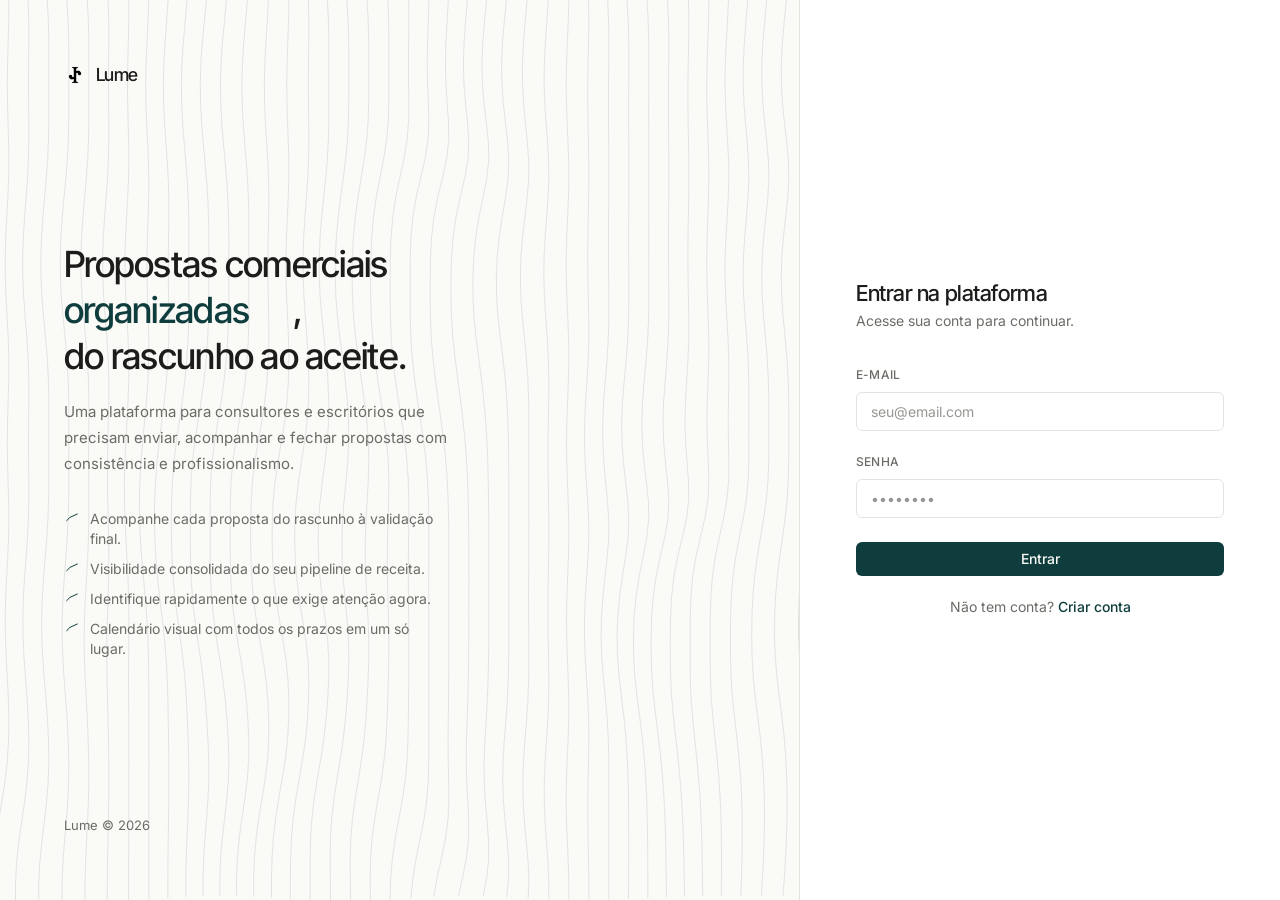
<file: lume/index.html>
<!DOCTYPE html>
<html lang="pt-BR">
<head>
  <meta charset="UTF-8">
  <meta name="viewport" content="width=device-width, initial-scale=1.0">
  <title>Lume — Gestão de Propostas Comerciais</title>
  <link rel="stylesheet" href="styles.css">
</head>
<body>

<div class="landing">
  <!-- Left: hero -->
  <div class="landing-left">
    <!-- Wave background (z-index:0, behind content) -->
    <div class="wave-bg" id="waveBg"></div>

    <div class="landing-brand">
      <img src="simbolo-preto.png" alt="Lume" style="height:22px;">
      <span class="landing-brand-name">Lume</span>
    </div>

    <div class="landing-hero">
      <p class="landing-tagline">Propostas comerciais <span class="tagline-rotate"><span class="tagline-sizer" aria-hidden="true">personalizadas</span><span class="tagline-word active">organizadas</span><span class="tagline-word">aprovadas</span><span class="tagline-word">mapeadas</span><span class="tagline-word">personalizadas</span><span class="tagline-word">rastreadas</span><span class="tagline-word">fechadas</span><span class="tagline-word">validadas</span><span class="tagline-word">convertidas</span></span>,<br>do rascunho ao aceite.</p>
      <p class="landing-description">
        Uma plataforma para consultores e escritórios que precisam enviar, acompanhar e fechar propostas com consistência e profissionalismo.
      </p>
      <div class="landing-features">
        <div class="landing-feature">
          <svg xmlns="http://www.w3.org/2000/svg" width="16" height="16" viewBox="0 0 24 24" fill="none" stroke="currentColor" stroke-width="1.5" stroke-linecap="round" stroke-linejoin="round"><polyline points="20 6 9 11 4 16"/></svg>
          Acompanhe cada proposta do rascunho à validação final.
        </div>
        <div class="landing-feature">
          <svg xmlns="http://www.w3.org/2000/svg" width="16" height="16" viewBox="0 0 24 24" fill="none" stroke="currentColor" stroke-width="1.5" stroke-linecap="round" stroke-linejoin="round"><polyline points="20 6 9 11 4 16"/></svg>
          Visibilidade consolidada do seu pipeline de receita.
        </div>
        <div class="landing-feature">
          <svg xmlns="http://www.w3.org/2000/svg" width="16" height="16" viewBox="0 0 24 24" fill="none" stroke="currentColor" stroke-width="1.5" stroke-linecap="round" stroke-linejoin="round"><polyline points="20 6 9 11 4 16"/></svg>
          Identifique rapidamente o que exige atenção agora.
        </div>
        <div class="landing-feature">
          <svg xmlns="http://www.w3.org/2000/svg" width="16" height="16" viewBox="0 0 24 24" fill="none" stroke="currentColor" stroke-width="1.5" stroke-linecap="round" stroke-linejoin="round"><polyline points="20 6 9 11 4 16"/></svg>
          Calendário visual com todos os prazos em um só lugar.
        </div>
      </div>
    </div>

    <p class="landing-footer">Lume &copy; 2026</p>
  </div>

  <!-- Right: login form -->
  <div class="landing-right">
    <h1 class="landing-right-title">Entrar na plataforma</h1>
    <p class="landing-right-sub">Acesse sua conta para continuar.</p>

    <form class="auth-form" id="loginForm">
      <div class="form-field">
        <label class="form-label" for="email">E-mail</label>
        <input class="input" type="email" id="email" placeholder="seu@email.com" autocomplete="email">
      </div>
      <div class="form-field">
        <label class="form-label" for="password">Senha</label>
        <input class="input" type="password" id="password" placeholder="••••••••" autocomplete="current-password">
      </div>
      <button type="submit" class="btn btn-primary btn-full" style="margin-top:4px;">
        Entrar
      </button>
    </form>

    <p class="auth-link">
      Não tem conta? <a href="cadastro.html">Criar conta</a>
    </p>
  </div>
</div>

<script>
  document.getElementById('loginForm').addEventListener('submit', function(e) {
    e.preventDefault();
    window.location.href = 'dashboard.html';
  });

  (function() {
    var words = document.querySelectorAll('.tagline-word');
    var current = 0;
    setInterval(function() {
      var prev = current;
      current = (current + 1) % words.length;
      words[prev].classList.remove('active');
      words[prev].classList.add('exiting');
      words[current].classList.add('active');
      setTimeout(function() { words[prev].classList.remove('exiting'); }, 600);
    }, 2200);
  })();
</script>

<script type="module">
  import { initWaveBg } from './wave.js';
  initWaveBg(document.getElementById('waveBg'), {
    // Primary (#0F3D3E) at 11% — barely-there teal lines on off-white
    strokeColor: 'rgba(15, 61, 62, 0.11)',
    xGap: 20,
    yGap: 20,
    amplitude: 0.85,
  });
</script>
</body>
</html>
</file>
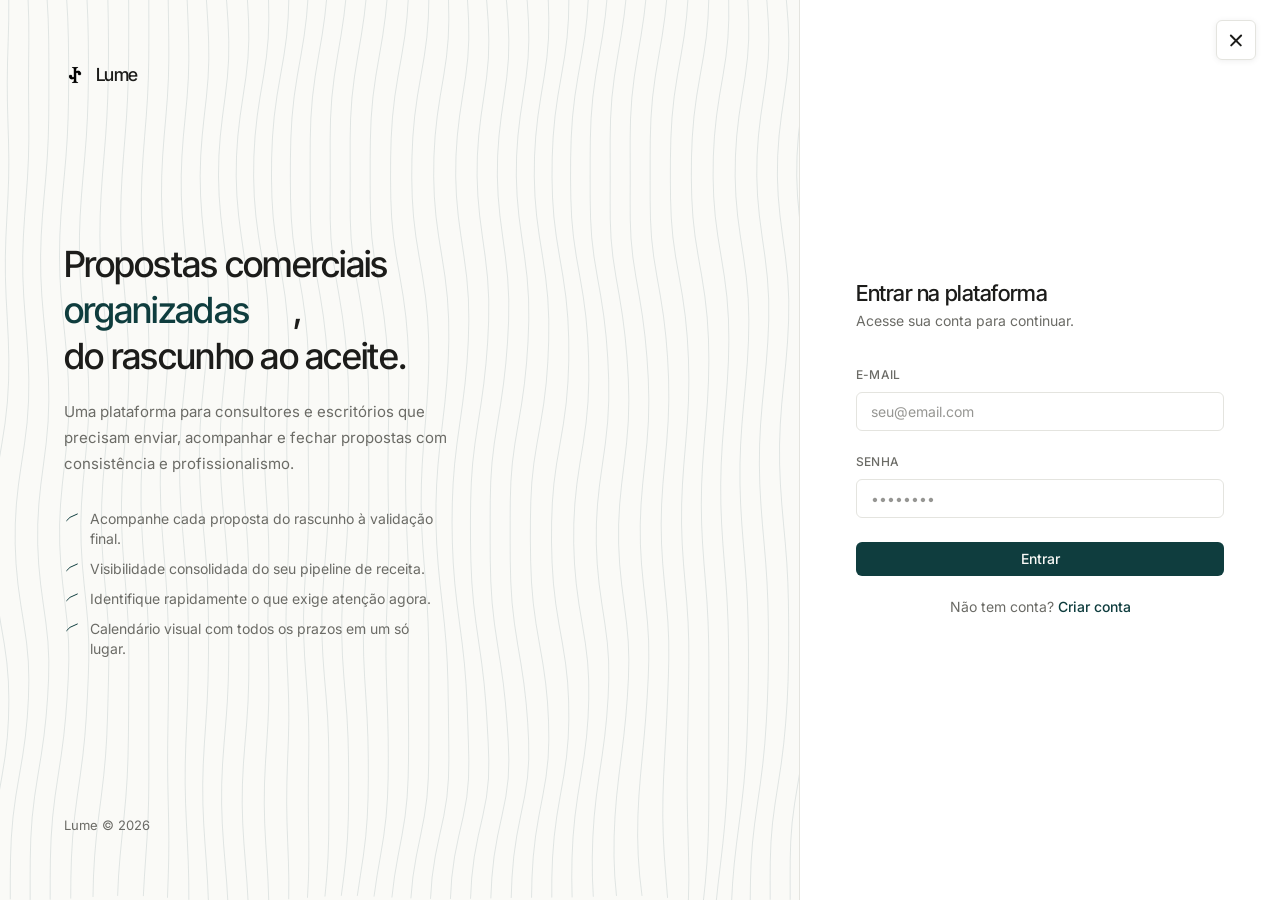
<file: Site - Testando Back/site-teste/index.html>
<!DOCTYPE html>
<html lang="pt-BR">
<head>
  <meta charset="UTF-8">
  <meta name="viewport" content="width=device-width, initial-scale=1.0">
  <title>Lume — Gestão de Propostas Comerciais</title>
  <link rel="stylesheet" href="styles.css">
</head>
<body>

<button class="landing-toggle is-open" id="landingToggle" title="Mostrar/ocultar formulário">
  <span></span><span></span><span></span>
</button>

<div class="landing">
  <!-- Left: hero -->
  <div class="landing-left">
    <!-- Wave background (z-index:0, behind content) -->
    <div class="wave-bg" id="waveBg"></div>

    <div class="landing-brand">
      <img src="simbolo-preto.png" alt="Lume" style="height:22px;">
      <span class="landing-brand-name">Lume</span>
    </div>

    <div class="landing-hero">
      <p class="landing-tagline">Propostas comerciais <span class="tagline-rotate"><span class="tagline-sizer" aria-hidden="true">personalizadas</span><span class="tagline-word active">organizadas</span><span class="tagline-word">aprovadas</span><span class="tagline-word">mapeadas</span><span class="tagline-word">personalizadas</span><span class="tagline-word">rastreadas</span><span class="tagline-word">fechadas</span><span class="tagline-word">validadas</span><span class="tagline-word">convertidas</span></span>,<br>do rascunho ao aceite.</p>
      <p class="landing-description">
        Uma plataforma para consultores e escritórios que precisam enviar, acompanhar e fechar propostas com consistência e profissionalismo.
      </p>
      <div class="landing-features">
        <div class="landing-feature">
          <svg xmlns="http://www.w3.org/2000/svg" width="16" height="16" viewBox="0 0 24 24" fill="none" stroke="currentColor" stroke-width="1.5" stroke-linecap="round" stroke-linejoin="round"><polyline points="20 6 9 11 4 16"/></svg>
          Acompanhe cada proposta do rascunho à validação final.
        </div>
        <div class="landing-feature">
          <svg xmlns="http://www.w3.org/2000/svg" width="16" height="16" viewBox="0 0 24 24" fill="none" stroke="currentColor" stroke-width="1.5" stroke-linecap="round" stroke-linejoin="round"><polyline points="20 6 9 11 4 16"/></svg>
          Visibilidade consolidada do seu pipeline de receita.
        </div>
        <div class="landing-feature">
          <svg xmlns="http://www.w3.org/2000/svg" width="16" height="16" viewBox="0 0 24 24" fill="none" stroke="currentColor" stroke-width="1.5" stroke-linecap="round" stroke-linejoin="round"><polyline points="20 6 9 11 4 16"/></svg>
          Identifique rapidamente o que exige atenção agora.
        </div>
        <div class="landing-feature">
          <svg xmlns="http://www.w3.org/2000/svg" width="16" height="16" viewBox="0 0 24 24" fill="none" stroke="currentColor" stroke-width="1.5" stroke-linecap="round" stroke-linejoin="round"><polyline points="20 6 9 11 4 16"/></svg>
          Calendário visual com todos os prazos em um só lugar.
        </div>
      </div>
    </div>

    <p class="landing-footer">Lume &copy; 2026</p>
  </div>

  <!-- Right: login form -->
  <div class="landing-right">
    <h1 class="landing-right-title">Entrar na plataforma</h1>
    <p class="landing-right-sub">Acesse sua conta para continuar.</p>

    <form class="auth-form" id="loginForm">
      <div class="form-field">
        <label class="form-label" for="email">E-mail</label>
        <input class="input" type="email" id="email" placeholder="seu@email.com" autocomplete="email">
      </div>
      <div class="form-field">
        <label class="form-label" for="password">Senha</label>
        <input class="input" type="password" id="password" placeholder="••••••••" autocomplete="current-password">
      </div>
      <button type="submit" class="btn btn-primary btn-full" style="margin-top:4px;">
        Entrar
      </button>
    </form>

    <p class="auth-link">
      Não tem conta? <a href="cadastro.html">Criar conta</a>
    </p>
  </div>
</div>

<script>
  document.getElementById('loginForm').addEventListener('submit', function(e) {
    e.preventDefault();
    window.location.href = 'dashboard.html';
  });

  // Rotating tagline words
  (function() {
    var words = document.querySelectorAll('.tagline-word');
    var current = 0;
    setInterval(function() {
      var prev = current;
      current = (current + 1) % words.length;
      words[prev].classList.remove('active');
      words[prev].classList.add('exiting');
      words[current].classList.add('active');
      setTimeout(function() { words[prev].classList.remove('exiting'); }, 600);
    }, 2200);
  })();

  // Login panel toggle
  (function() {
    var btn = document.getElementById('landingToggle');
    var panel = document.querySelector('.landing-right');
    btn.addEventListener('click', function() {
      var open = btn.classList.toggle('is-open');
      panel.classList.toggle('hidden', !open);
    });
  })();
</script>

<script type="module">
  import { initWaveBg } from './wave.js';
  initWaveBg(document.getElementById('waveBg'), {
    // Primary (#0F3D3E) at 11% — barely-there teal lines on off-white
    strokeColor: 'rgba(15, 61, 62, 0.11)',
    xGap: 20,
    yGap: 20,
    amplitude: 0.85,
  });
</script>
</body>
</html>
</file>
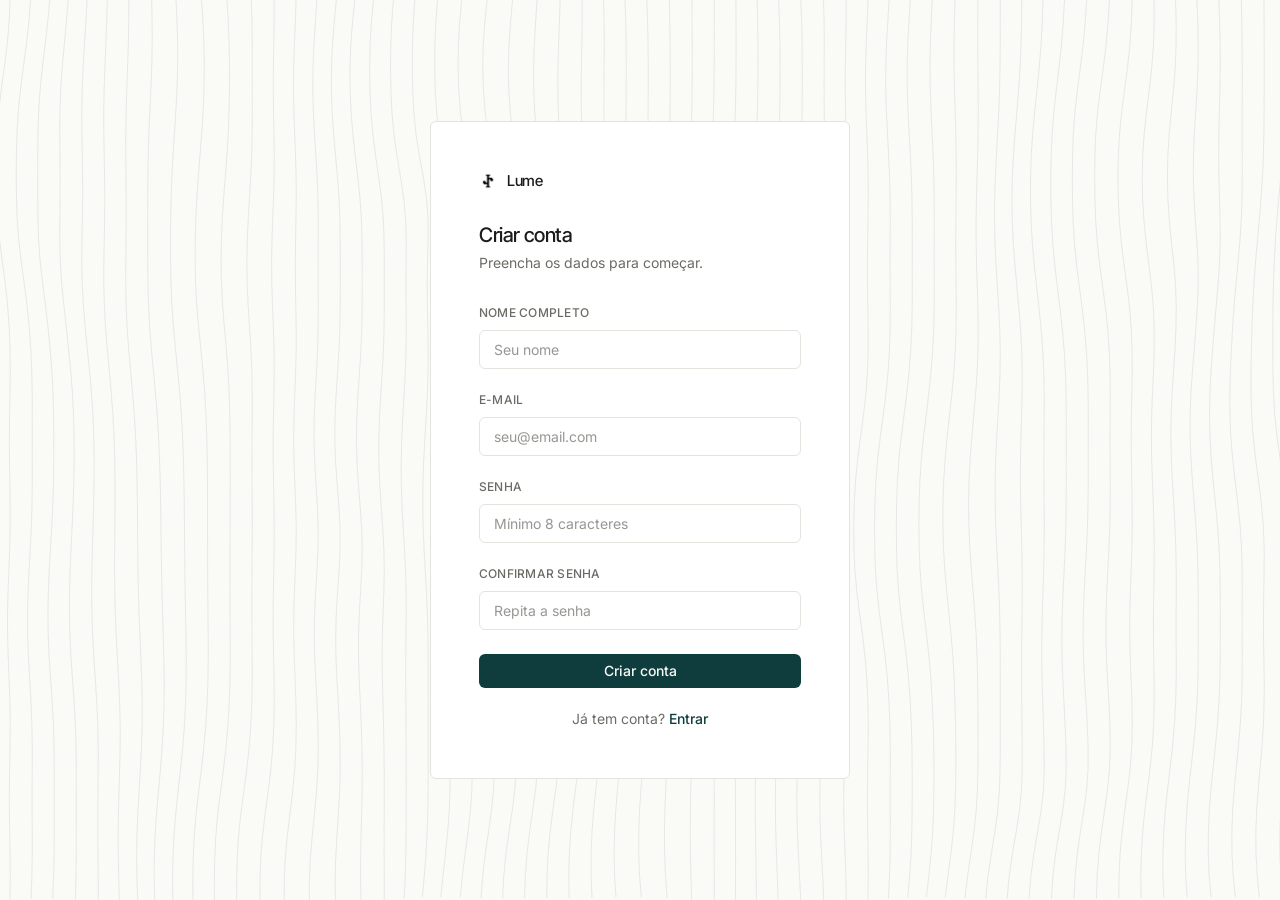
<file: lume/cadastro.html>
<!DOCTYPE html>
<html lang="pt-BR">
<head>
  <meta charset="UTF-8">
  <meta name="viewport" content="width=device-width, initial-scale=1.0">
  <title>Criar conta — Lume</title>
  <link rel="stylesheet" href="styles.css">
</head>
<body>

<div class="auth-page">
  <!-- Wave background (full page, behind card) -->
  <div class="wave-bg" id="waveBg"></div>

  <div class="auth-card">
    <div class="auth-card-logo">
      <img src="simbolo-preto.png" alt="Lume">
      <span class="brand">Lume</span>
    </div>

    <h1 class="auth-card-title">Criar conta</h1>
    <p class="auth-card-sub">Preencha os dados para começar.</p>

    <form class="auth-form" id="signupForm">
      <div class="form-field">
        <label class="form-label" for="name">Nome completo</label>
        <input class="input" type="text" id="name" placeholder="Seu nome" autocomplete="name">
      </div>
      <div class="form-field">
        <label class="form-label" for="email">E-mail</label>
        <input class="input" type="email" id="email" placeholder="seu@email.com" autocomplete="email">
      </div>
      <div class="form-field">
        <label class="form-label" for="password">Senha</label>
        <input class="input" type="password" id="password" placeholder="Mínimo 8 caracteres" autocomplete="new-password">
      </div>
      <div class="form-field">
        <label class="form-label" for="password2">Confirmar senha</label>
        <input class="input" type="password" id="password2" placeholder="Repita a senha" autocomplete="new-password">
      </div>
      <button type="submit" class="btn btn-primary btn-full" style="margin-top:4px;">
        Criar conta
      </button>
    </form>

    <p class="auth-link">
      Já tem conta? <a href="index.html">Entrar</a>
    </p>
  </div>
</div>

<script>
  document.getElementById('signupForm').addEventListener('submit', function(e) {
    e.preventDefault();
    window.location.href = 'dashboard.html';
  });
</script>

<script type="module">
  import { initWaveBg } from './wave.js';
  initWaveBg(document.getElementById('waveBg'), {
    // Slightly lighter on signup page — card is central, wave is pure texture
    strokeColor: 'rgba(15, 61, 62, 0.09)',
    xGap: 22,
    yGap: 22,
    amplitude: 0.75,
  });
</script>
</body>
</html>
</file>
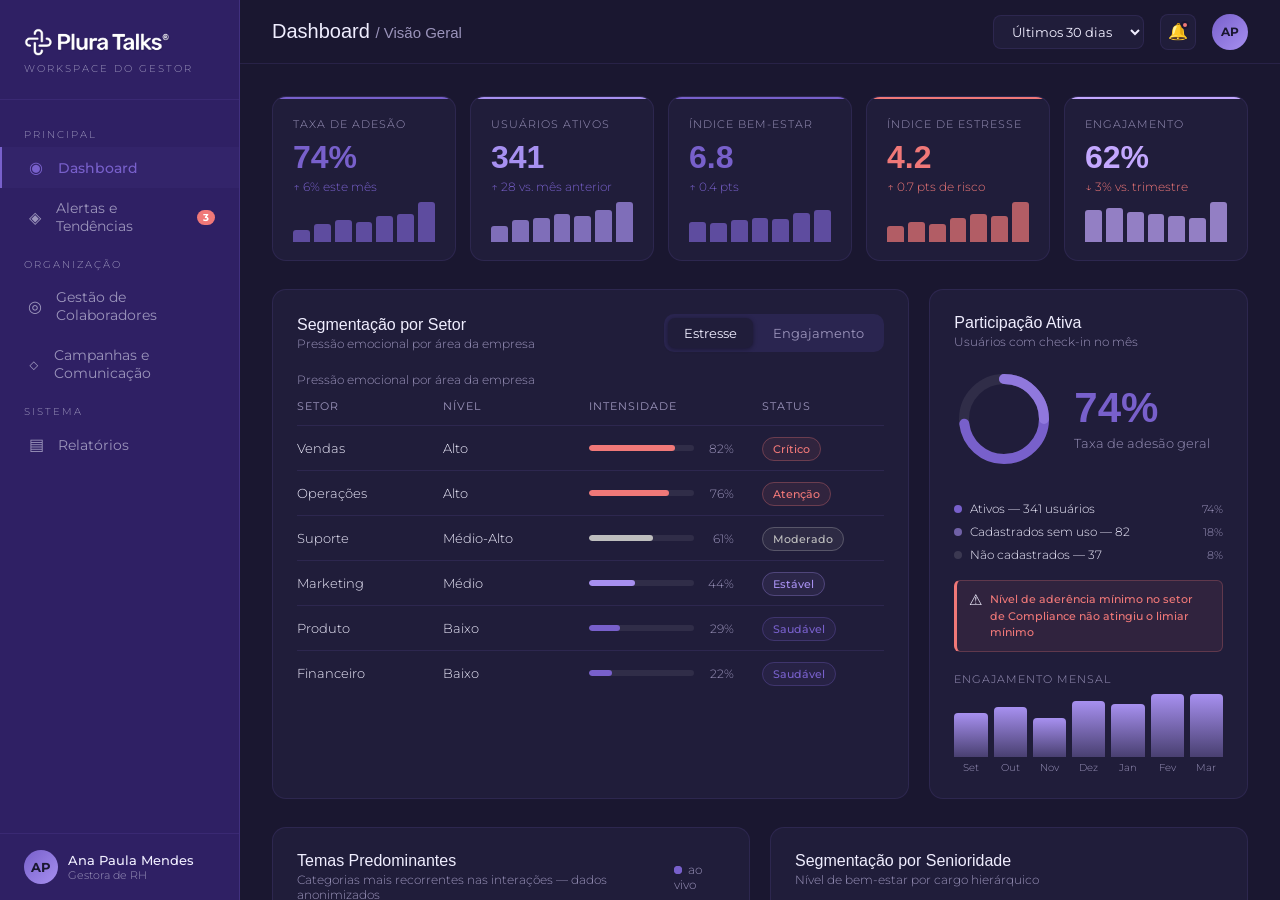
<file: Pura Talks/pluratalks-workspace (2).html>
<!DOCTYPE html>
<html lang="pt-BR">
<head>
<meta charset="UTF-8">
<meta name="viewport" content="width=device-width, initial-scale=1.0">
<title>PluraTalks — Workspace do Gestor</title>
<link rel="preconnect" href="https://fonts.googleapis.com">
<link href="https://fonts.googleapis.com/css2?family=Montserrat:wght@300;400;500;600;700&display=swap" rel="stylesheet">
<style>
  :root {
    --font-heading: 'Tahoma', 'Segoe UI', sans-serif;
    --font-body:    'Montserrat', 'Helvetica Neue', sans-serif;
    --bg: #1a1730;
    --surface: #201d3a;
    --surface2: #2a2550;
    --border: rgba(120,96,203,0.15);
    --accent: #7860CB;
    --accent2: #A790F0;
    --accent3: #BEBEBE;
    --warn: #f07878;
    --ok: #34d399;
    --text: #f0eeff;
    --muted: #9b94bb;
    --sidebar-w: 240px;
    --p1: #2F2064;
    --p2: #432D8E;
  }

  * { margin: 0; padding: 0; box-sizing: border-box; }

  body {
    font-family: var(--font-body);
    font-weight: 300;
    background: var(--bg);
    color: var(--text);
    min-height: 100vh;
    display: flex;
    overflow: hidden;
  }

  /* ── SIDEBAR ── */
  .sidebar {
    width: var(--sidebar-w);
    height: 100vh;
    background: var(--p1);
    border-right: 1px solid rgba(120,96,203,0.25);
    display: flex;
    flex-direction: column;
    flex-shrink: 0;
    position: relative;
    z-index: 10;
  }

  .sidebar-logo {
    padding: 28px 24px 24px;
    border-bottom: 1px solid var(--border);
  }

  .logo-mark {
    font-family: var(--font-heading);
    font-size: 16px;
    font-weight: 500;
    color: #fff;
    letter-spacing: 0.04em;
  }

  .logo-sub {
    font-size: 10px;
    color: var(--muted);
    letter-spacing: 2px;
    text-transform: uppercase;
    margin-top: 2px;
  }

  .sidebar-nav {
    flex: 1;
    padding: 16px 0;
    overflow-y: auto;
  }

  .nav-section-label {
    font-size: 10px;
    letter-spacing: 2px;
    text-transform: uppercase;
    color: var(--muted);
    padding: 12px 24px 6px;
  }

  .nav-item {
    display: flex;
    align-items: center;
    gap: 12px;
    padding: 11px 24px;
    cursor: pointer;
    transition: all 0.18s;
    border-left: 2px solid transparent;
    color: var(--muted);
    font-size: 14px;
    font-weight: 400;
    position: relative;
  }

  .nav-item:hover { color: var(--text); background: rgba(255,255,255,0.03); }

  .nav-item.active {
    color: var(--accent);
    border-left-color: var(--accent);
    background: rgba(120, 96, 203, 0.06);
    font-weight: 500;
  }

  .nav-icon { font-size: 16px; width: 20px; text-align: center; }

  .nav-badge {
    margin-left: auto;
    background: var(--warn);
    color: #fff;
    font-size: 10px;
    font-weight: 700;
    border-radius: 99px;
    padding: 1px 6px;
  }

  .sidebar-footer {
    padding: 16px 24px;
    border-top: 1px solid var(--border);
    display: flex;
    align-items: center;
    gap: 10px;
  }

  .avatar {
    width: 34px; height: 34px;
    border-radius: 50%;
    background: linear-gradient(135deg, var(--accent), var(--accent2));
    display: flex; align-items: center; justify-content: center;
    font-size: 13px; font-weight: 700; color: #1a1730;
    flex-shrink: 0;
  }

  .avatar-info { flex: 1; min-width: 0; }
  .avatar-name { font-size: 13px; font-weight: 500; white-space: nowrap; overflow: hidden; text-overflow: ellipsis; }
  .avatar-role { font-size: 11px; color: var(--muted); }

  /* ── GESTOR MODAL ── */
  .gestor-backdrop {
    position: fixed; inset: 0;
    background: rgba(10,8,25,0.75);
    backdrop-filter: blur(4px);
    z-index: 2000;
    display: flex; align-items: center; justify-content: center;
    opacity: 0; pointer-events: none;
    transition: opacity 0.25s ease;
  }
  .gestor-backdrop.open { opacity: 1; pointer-events: all; }
  .gestor-card {
    background: var(--surface);
    border: 1px solid rgba(120,96,203,0.25);
    border-radius: 18px;
    width: 100%; max-width: 400px;
    padding: 32px 28px 28px;
    box-shadow: 0 24px 60px rgba(0,0,0,0.5);
    position: relative;
    text-align: center;
    overflow: visible;
    transform: translateY(20px) scale(0.97);
    opacity: 0;
    transition: transform 0.3s cubic-bezier(0.34,1.42,0.64,1), opacity 0.25s ease;
  }
  .gestor-backdrop.open .gestor-card { transform: translateY(0) scale(1); opacity: 1; }
  .gestor-close {
    position: absolute; top: 16px; right: 16px;
    width: 30px; height: 30px; border-radius: 50%;
    background: var(--surface2); border: 1px solid var(--border);
    color: var(--muted); font-size: 14px; cursor: pointer;
    display: flex; align-items: center; justify-content: center;
    transition: all 0.18s;
  }
  .gestor-close:hover { color: var(--text); border-color: rgba(255,255,255,0.2); }
  .gestor-luma {
    position: absolute; top: -64px; left: 50%;
    transform: translateX(-50%);
    width: 96px;
    filter: drop-shadow(0 8px 20px rgba(120,96,203,0.4));
    animation: luma-float 3.5s ease-in-out infinite;
  }
  .gestor-title {
    font-family: var(--font-heading); font-size: 16px; font-weight: 600;
    margin-bottom: 6px;
  }
  .gestor-sub { font-size: 13px; color: var(--muted); line-height: 1.6; margin-bottom: 22px; }
  .gestor-field { text-align: left; margin-bottom: 16px; }
  .gestor-field label {
    display: block; font-size: 11px; font-weight: 500; color: var(--muted);
    text-transform: uppercase; letter-spacing: 1px; margin-bottom: 6px;
  }
  .gestor-field input {
    width: 100%; background: var(--surface2);
    border: 1px solid var(--border); border-radius: 10px;
    padding: 11px 14px; font-size: 13px;
    font-family: var(--font-body); color: var(--text); outline: none;
    transition: border-color 0.2s, box-shadow 0.2s;
  }
  .gestor-field input:focus {
    border-color: var(--accent);
    box-shadow: 0 0 0 3px rgba(120,96,203,0.15);
  }
  .gestor-field input::placeholder { color: var(--muted); opacity: 0.5; }
  .gestor-btn {
    width: 100%; padding: 12px;
    background: linear-gradient(135deg, var(--accent), #5a44b0);
    border: none; border-radius: 10px; color: #fff;
    font-family: var(--font-body); font-size: 13.5px; font-weight: 600;
    cursor: pointer; transition: opacity 0.18s, transform 0.18s;
  }
  .gestor-btn:hover { opacity: 0.9; transform: translateY(-1px); }
  .gestor-confirm-highlight {
    background: var(--surface2); border: 1px solid var(--border);
    border-radius: 10px; padding: 10px 14px;
    font-size: 13px; color: var(--accent2);
    margin-bottom: 20px; word-break: break-all;
  }
  .gestor-confirm-actions { display: flex; gap: 10px; }
  .gestor-confirm-actions .btn { flex: 1; }
  .gestor-success-title {
    font-family: var(--font-heading); font-size: 16px; font-weight: 600;
    margin: 56px 0 6px;
  }
  /* ── CAMPANHA CARD INTERATIVO ── */
  .campanha-card {
    background: var(--surface2); border-radius: 10px; padding: 16px;
    cursor: pointer; transition: all 0.22s ease;
    overflow: hidden; max-height: 200px;
  }
  .campanha-card:hover { filter: brightness(1.08); transform: translateY(-1px); }
  .campanha-card.desativada { opacity: 0.42; filter: grayscale(0.5); }
  .campanha-card.removing {
    opacity: 0; transform: translateX(16px);
    max-height: 0; padding: 0; margin: 0;
    transition: all 0.28s ease;
  }

  /* ── CAMPANHA DETAIL MODAL ── */
  .cd-backdrop {
    position: fixed; inset: 0; background: rgba(10,8,25,0.7);
    backdrop-filter: blur(4px); z-index: 2050;
    display: flex; align-items: center; justify-content: center;
    opacity: 0; pointer-events: none; transition: opacity 0.22s;
  }
  .cd-backdrop.open { opacity: 1; pointer-events: all; }
  .cd-card {
    background: var(--surface); border: 1px solid rgba(120,96,203,0.25);
    border-radius: 16px; width: 100%; max-width: 420px;
    padding: 28px; box-shadow: 0 20px 50px rgba(0,0,0,0.45);
    transform: translateY(16px) scale(0.97);
    transition: transform 0.26s cubic-bezier(0.34,1.56,0.64,1), opacity 0.22s;
    opacity: 0;
  }
  .cd-backdrop.open .cd-card { transform: translateY(0) scale(1); opacity: 1; }
  .cd-header { display: flex; align-items: flex-start; justify-content: space-between; margin-bottom: 20px; gap: 12px; }
  .cd-title  { font-family: var(--font-heading); font-size: 16px; font-weight: 600; }
  .cd-rows   { display: flex; flex-direction: column; gap: 8px; margin-bottom: 20px; }
  .cd-row    { display: flex; justify-content: space-between; align-items: flex-start;
               padding: 9px 12px; background: var(--surface2); border: 1px solid var(--border);
               border-radius: 8px; gap: 12px; }
  .cd-key    { font-size: 12px; color: var(--muted); white-space: nowrap; }
  .cd-val    { font-size: 12px; font-weight: 500; text-align: right; }
  .cd-actions { display: flex; gap: 8px; }
  .cd-btn-deactivate {
    flex: 1; background: transparent; border: 1px solid var(--border);
    color: var(--muted); font-family: var(--font-body); font-size: 12px;
    padding: 9px 14px; border-radius: 8px; cursor: pointer; transition: all 0.18s;
  }
  .cd-btn-deactivate:hover { border-color: var(--warn); color: var(--warn); background: rgba(245,158,11,0.07); }
  .cd-btn-delete {
    flex: 1; background: transparent; border: 1px solid var(--border);
    color: var(--muted); font-family: var(--font-body); font-size: 12px;
    padding: 9px 14px; border-radius: 8px; cursor: pointer; transition: all 0.18s;
  }
  .cd-btn-delete:hover  { border-color: #f07878; color: #f07878; background: rgba(240,120,120,0.07); }
  .cd-delete-confirm {
    display: none; margin-top: 14px; padding: 14px; background: rgba(240,120,120,0.08);
    border: 1px solid rgba(240,120,120,0.25); border-radius: 10px; text-align: center;
  }
  .cd-delete-confirm-text { font-size: 13px; margin-bottom: 12px; }
  .cd-delete-actions { display: flex; gap: 8px; }

  /* ── NOVA CAMPANHA ── */
  .nc-modal { max-width: 580px; }
  .nc-progress {
    display: flex; align-items: center; gap: 0;
    margin-bottom: 28px;
  }
  .nc-step-dot {
    display: flex; flex-direction: column; align-items: center; gap: 5px; flex: 1;
  }
  .nc-dot {
    width: 28px; height: 28px; border-radius: 50%;
    border: 2px solid var(--border); background: var(--surface2);
    display: flex; align-items: center; justify-content: center;
    font-size: 11px; font-weight: 700; color: var(--muted);
    transition: all 0.3s ease; position: relative; z-index: 1;
  }
  .nc-dot.active { border-color: var(--accent2); background: var(--accent2); color: #fff; }
  .nc-dot.done   { border-color: var(--ok); background: var(--ok); color: #fff; }
  .nc-step-label { font-size: 10px; color: var(--muted); text-align: center; white-space: nowrap; }
  .nc-step-label.active { color: var(--accent2); font-weight: 600; }
  .nc-connector {
    flex: 1; height: 2px; background: var(--border);
    transition: background 0.3s ease; margin-bottom: 18px;
  }
  .nc-connector.done { background: var(--ok); }

  .nc-type-grid {
    display: grid; grid-template-columns: 1fr 1fr 1fr;
    gap: 10px; margin-bottom: 4px;
  }
  .nc-type-card {
    background: var(--surface2); border: 2px solid var(--border);
    border-radius: 12px; padding: 16px 12px; cursor: pointer;
    text-align: center; transition: all 0.2s;
  }
  .nc-type-card:hover { border-color: rgba(139,92,246,0.4); background: rgba(139,92,246,0.06); }
  .nc-type-card.selected { border-color: var(--accent2); background: rgba(139,92,246,0.1); }
  .nc-type-icon { font-size: 24px; margin-bottom: 8px; }
  .nc-type-name { font-size: 12px; font-weight: 600; margin-bottom: 3px; }
  .nc-type-desc { font-size: 11px; color: var(--muted); line-height: 1.4; }

  .nc-field { display: flex; flex-direction: column; gap: 6px; margin-bottom: 14px; }
  .nc-label { font-size: 12px; color: var(--muted); font-weight: 500; }
  .nc-input, .nc-select, .nc-textarea {
    width: 100%; background: var(--surface2); border: 1px solid var(--border);
    border-radius: 8px; padding: 10px 14px; color: var(--text);
    font-family: 'Montserrat', sans-serif; font-size: 13px; outline: none;
    transition: border-color 0.18s; box-sizing: border-box;
  }
  .nc-input:focus, .nc-select:focus, .nc-textarea:focus { border-color: var(--accent2); }
  .nc-textarea { resize: none; }
  .nc-row { display: grid; grid-template-columns: 1fr 1fr; gap: 12px; }

  .nc-tom-grid { display: grid; grid-template-columns: 1fr 1fr; gap: 8px; }
  .nc-tom-card {
    background: var(--surface2); border: 2px solid var(--border);
    border-radius: 10px; padding: 12px; cursor: pointer;
    transition: all 0.18s; display: flex; align-items: center; gap: 10px;
  }
  .nc-tom-card:hover { border-color: rgba(139,92,246,0.4); }
  .nc-tom-card.selected { border-color: var(--accent2); background: rgba(139,92,246,0.08); }
  .nc-tom-icon { font-size: 18px; flex-shrink: 0; }
  .nc-tom-text { font-size: 12px; font-weight: 600; }
  .nc-tom-sub  { font-size: 11px; color: var(--muted); }

  .nc-freq-grid { display: grid; grid-template-columns: 1fr 1fr 1fr; gap: 8px; }
  .nc-freq-card {
    background: var(--surface2); border: 2px solid var(--border);
    border-radius: 10px; padding: 12px 8px; cursor: pointer;
    text-align: center; transition: all 0.18s;
  }
  .nc-freq-card:hover { border-color: rgba(139,92,246,0.4); }
  .nc-freq-card.selected { border-color: var(--accent2); background: rgba(139,92,246,0.08); }
  .nc-freq-icon { font-size: 18px; margin-bottom: 4px; }
  .nc-freq-name { font-size: 12px; font-weight: 600; }

  .nc-toggle-row {
    display: flex; align-items: center; justify-content: space-between;
    padding: 12px 14px; background: var(--surface2); border: 1px solid var(--border);
    border-radius: 8px; margin-bottom: 14px;
  }
  .nc-toggle-label { font-size: 13px; font-weight: 500; }
  .nc-toggle-sub { font-size: 11px; color: var(--muted); }

  .nc-review-section { margin-bottom: 20px; }
  .nc-review-title {
    font-size: 10px; font-weight: 700; letter-spacing: 1.4px;
    text-transform: uppercase; color: var(--muted); margin-bottom: 10px;
  }
  .nc-review-grid { display: flex; flex-direction: column; gap: 8px; }
  .nc-review-row {
    display: flex; justify-content: space-between; align-items: flex-start;
    padding: 10px 14px; background: var(--surface2); border: 1px solid var(--border);
    border-radius: 8px; gap: 12px;
  }
  .nc-review-key { font-size: 12px; color: var(--muted); white-space: nowrap; }
  .nc-review-val { font-size: 12px; font-weight: 500; text-align: right; }

  @keyframes lumaFloat {
    0%, 100% { transform: translateX(-50%) translateY(0); }
    50%       { transform: translateX(-50%) translateY(-10px); }
  }
  .cal-nav-btn {
    background: var(--surface2); border: 1px solid var(--border);
    color: var(--text); border-radius: 8px; width: 28px; height: 28px;
    cursor: pointer; font-size: 16px; display: flex; align-items: center;
    justify-content: center; transition: background 0.15s; padding: 0;
  }
  .cal-nav-btn:hover { background: var(--surface3, var(--border)); }
  .cal-wd { font-size: 10px; color: var(--muted); text-align: center; padding: 2px 0; }
  .cal-day {
    text-align: center; font-size: 12px; padding: 6px 2px; border-radius: 7px;
    cursor: pointer; transition: background 0.15s, color 0.15s;
  }
  .cal-day:hover:not(.cal-day-empty):not(.cal-day-past) { background: var(--surface2); }
  .cal-day-empty { cursor: default; }
  .cal-day-past { color: var(--muted); opacity: 0.45; cursor: default; }
  .cal-day-today { font-weight: 700; color: var(--accent2); }
  .cal-day-selected { background: var(--accent2) !important; color: #fff !important; font-weight: 600; }
  .gestor-success-sub { font-size: 13px; color: var(--muted); line-height: 1.6; margin-bottom: 24px; }
  .gestor-item {
    background: var(--surface2); border: 1px solid var(--border);
    border-radius: 10px; padding: 14px;
    display: flex; align-items: center; gap: 12px;
    transition: opacity 0.22s ease, transform 0.22s ease, max-height 0.28s ease, margin 0.22s ease, padding 0.22s ease;
    overflow: hidden; max-height: 100px;
  }
  .gestor-item.removing {
    opacity: 0; transform: translateX(12px);
    max-height: 0; padding-top: 0; padding-bottom: 0; margin: 0;
  }
  .gestor-remove-btn {
    background: transparent; border: 1px solid transparent;
    color: var(--muted); font-size: 11px; cursor: pointer;
    padding: 5px 10px; border-radius: 8px;
    font-family: var(--font-body); white-space: nowrap;
    transition: all 0.18s; flex-shrink: 0;
  }
  .gestor-remove-btn:hover { color: #f07878; border-color: rgba(240,120,120,0.3); background: rgba(240,120,120,0.08); }

  /* ── GERENCIAR MODAL ── */
  .gerenciar-backdrop {
    position: fixed; inset: 0;
    background: rgba(10,8,25,0.75);
    backdrop-filter: blur(4px);
    z-index: 2000;
    display: flex; align-items: center; justify-content: center;
    opacity: 0; pointer-events: none;
    transition: opacity 0.25s ease;
  }
  .gerenciar-backdrop.open { opacity: 1; pointer-events: all; }
  .gerenciar-card {
    background: var(--surface);
    border: 1px solid rgba(120,96,203,0.25);
    border-radius: 18px;
    width: 100%; max-width: 460px;
    max-height: 82vh;
    display: flex; flex-direction: column;
    box-shadow: 0 24px 60px rgba(0,0,0,0.5);
    transform: translateY(20px) scale(0.97);
    opacity: 0;
    transition: transform 0.3s cubic-bezier(0.34,1.42,0.64,1), opacity 0.25s ease;
  }
  .gerenciar-backdrop.open .gerenciar-card { transform: translateY(0) scale(1); opacity: 1; }
  .gerenciar-header {
    display: flex; align-items: center; justify-content: space-between;
    padding: 24px 24px 16px;
    border-bottom: 1px solid var(--border);
    flex-shrink: 0;
  }
  .gerenciar-header-title { font-family: var(--font-heading); font-size: 15px; font-weight: 600; }
  .gerenciar-header-sub { font-size: 12px; color: var(--muted); margin-top: 2px; }
  .gerenciar-close {
    width: 30px; height: 30px; border-radius: 50%;
    background: var(--surface2); border: 1px solid var(--border);
    color: var(--muted); font-size: 14px; cursor: pointer;
    display: flex; align-items: center; justify-content: center;
    transition: all 0.18s; flex-shrink: 0;
  }
  .gerenciar-close:hover { color: var(--text); border-color: rgba(255,255,255,0.2); }
  .gerenciar-list {
    overflow-y: auto; flex: 1;
    padding: 12px 16px;
    display: flex; flex-direction: column; gap: 6px;
  }
  .gerenciar-list::-webkit-scrollbar { width: 4px; }
  .gerenciar-list::-webkit-scrollbar-thumb { background: rgba(120,96,203,0.3); border-radius: 4px; }
  .member-row {
    display: flex; align-items: center; gap: 12px;
    padding: 10px 12px;
    border-radius: 10px;
    background: var(--surface2);
    border: 1px solid var(--border);
    transition: opacity 0.2s ease, transform 0.2s ease, margin 0.2s ease, padding 0.2s ease, border 0.2s ease;
  }
  .member-row.removing {
    opacity: 0; transform: translateX(12px);
    margin-top: 0; margin-bottom: 0;
    padding-top: 0; padding-bottom: 0;
    border-width: 0; pointer-events: none;
    max-height: 0; overflow: hidden;
  }
  .member-avatar {
    width: 30px; height: 30px; border-radius: 50%;
    background: linear-gradient(135deg, var(--accent), #5a44b0);
    display: flex; align-items: center; justify-content: center;
    font-size: 11px; font-weight: 700; color: #fff; flex-shrink: 0;
  }
  .member-email { flex: 1; font-size: 13px; color: var(--text); }
  .member-remove {
    width: 26px; height: 26px; border-radius: 50%;
    background: transparent; border: 1px solid transparent;
    color: var(--muted); font-size: 14px; cursor: pointer;
    display: flex; align-items: center; justify-content: center;
    transition: all 0.18s; flex-shrink: 0;
  }
  .member-remove:hover { background: rgba(240,120,120,0.12); border-color: rgba(240,120,120,0.3); color: #f07878; }
  .gerenciar-add-row {
    padding: 12px 16px 16px;
    border-top: 1px solid var(--border);
    flex-shrink: 0;
  }
  .gerenciar-add-btn {
    width: 100%; padding: 10px;
    background: rgba(120,96,203,0.08);
    border: 1px dashed rgba(120,96,203,0.35);
    border-radius: 10px; color: var(--accent2);
    font-family: var(--font-body); font-size: 13px;
    cursor: pointer; transition: all 0.18s;
  }
  .gerenciar-add-btn:hover { background: rgba(120,96,203,0.15); border-color: var(--accent); }
  .gerenciar-input-row {
    display: none;
    gap: 8px; align-items: center;
  }
  .gerenciar-input-row.visible { display: flex; }
  .gerenciar-input-row input {
    flex: 1; background: var(--surface2);
    border: 1px solid var(--border); border-radius: 10px;
    padding: 9px 12px; font-size: 13px;
    font-family: var(--font-body); color: var(--text); outline: none;
    transition: border-color 0.2s, box-shadow 0.2s;
  }
  .gerenciar-input-row input:focus {
    border-color: var(--accent);
    box-shadow: 0 0 0 3px rgba(120,96,203,0.15);
  }
  .gerenciar-input-row input::placeholder { color: var(--muted); opacity: 0.5; }
  .gerenciar-send {
    padding: 9px 16px;
    background: linear-gradient(135deg, var(--accent), #5a44b0);
    border: none; border-radius: 10px;
    color: #fff; font-family: var(--font-body); font-size: 13px;
    font-weight: 600; cursor: pointer;
    transition: opacity 0.18s, transform 0.18s; white-space: nowrap;
  }
  .gerenciar-send:hover { opacity: 0.9; transform: translateY(-1px); }
  .gerenciar-toast {
    font-size: 12px; color: var(--ok);
    margin-top: 8px; text-align: center;
    opacity: 0; transition: opacity 0.3s;
  }
  .gerenciar-toast.visible { opacity: 1; }

  /* ── REENVIAR MODAL ── */
  .reenviar-backdrop {
    position: fixed;
    inset: 0;
    background: rgba(10,8,25,0.75);
    backdrop-filter: blur(4px);
    z-index: 2000;
    display: flex;
    align-items: center;
    justify-content: center;
    opacity: 0;
    pointer-events: none;
    transition: opacity 0.25s ease;
  }
  .reenviar-backdrop.open { opacity: 1; pointer-events: all; }
  .reenviar-card {
    background: var(--surface);
    border: 1px solid rgba(120,96,203,0.25);
    border-radius: 18px;
    width: 100%;
    max-width: 380px;
    padding: 32px 28px 28px;
    box-shadow: 0 24px 60px rgba(0,0,0,0.5);
    position: relative;
    text-align: center;
    transform: translateY(20px) scale(0.97);
    opacity: 0;
    transition: transform 0.3s cubic-bezier(0.34,1.42,0.64,1), opacity 0.25s ease;
    overflow: visible;
  }
  .reenviar-backdrop.open .reenviar-card { transform: translateY(0) scale(1); opacity: 1; }
  .reenviar-luma {
    position: absolute;
    top: -48px;
    left: 50%;
    transform: translateX(-50%);
    width: 100px;
    filter: drop-shadow(0 8px 20px rgba(120,96,203,0.4));
    animation: luma-float 3.5s ease-in-out infinite;
    display: none;
  }
  .reenviar-luma.visible { display: block; }
  .reenviar-close {
    position: absolute;
    top: 16px; right: 16px;
    width: 30px; height: 30px;
    border-radius: 50%;
    background: var(--surface2);
    border: 1px solid var(--border);
    color: var(--muted);
    font-size: 14px;
    cursor: pointer;
    display: flex; align-items: center; justify-content: center;
    transition: all 0.18s;
  }
  .reenviar-close:hover { color: var(--text); border-color: rgba(255,255,255,0.2); }
  .reenviar-icon { font-size: 36px; margin-bottom: 14px; }
  .reenviar-title {
    font-family: var(--font-heading);
    font-size: 16px;
    font-weight: 600;
    margin-bottom: 8px;
  }
  .reenviar-sub {
    font-size: 13px;
    color: var(--muted);
    line-height: 1.6;
    margin-bottom: 24px;
  }
  .reenviar-actions { display: flex; gap: 10px; justify-content: center; }
  .reenviar-actions .btn { min-width: 110px; }

  /* ── INVITE MODAL ── */
  .invite-backdrop {
    position: fixed;
    inset: 0;
    background: rgba(10,8,25,0.75);
    backdrop-filter: blur(4px);
    z-index: 2000;
    display: flex;
    align-items: center;
    justify-content: center;
    opacity: 0;
    pointer-events: none;
    transition: opacity 0.25s ease;
  }
  .invite-backdrop.open {
    opacity: 1;
    pointer-events: all;
  }
  .invite-card {
    background: var(--surface);
    border: 1px solid rgba(120,96,203,0.25);
    border-radius: 18px;
    width: 100%;
    max-width: 420px;
    padding: 32px 32px 28px;
    box-shadow: 0 24px 60px rgba(0,0,0,0.5);
    position: relative;
    transform: translateY(20px) scale(0.97);
    opacity: 0;
    transition: transform 0.3s cubic-bezier(0.34,1.42,0.64,1), opacity 0.25s ease;
  }
  .invite-backdrop.open .invite-card {
    transform: translateY(0) scale(1);
    opacity: 1;
  }
  .invite-card-title {
    font-family: var(--font-heading);
    font-size: 16px;
    font-weight: 600;
    margin-bottom: 4px;
  }
  .invite-card-sub {
    font-size: 12px;
    color: var(--muted);
    margin-bottom: 24px;
  }
  .invite-field {
    margin-bottom: 6px;
  }
  .invite-field label {
    display: block;
    font-size: 11px;
    font-weight: 500;
    color: var(--muted);
    text-transform: uppercase;
    letter-spacing: 1px;
    margin-bottom: 6px;
  }
  .invite-field input {
    width: 100%;
    background: var(--surface2);
    border: 1px solid var(--border);
    border-radius: 10px;
    padding: 11px 14px;
    font-size: 13px;
    font-family: var(--font-body);
    color: var(--text);
    outline: none;
    transition: border-color 0.2s, box-shadow 0.2s;
  }
  .invite-field input:focus {
    border-color: var(--accent);
    box-shadow: 0 0 0 3px rgba(120,96,203,0.15);
  }
  .invite-field input::placeholder { color: var(--muted); opacity: 0.5; }
  .invite-cpf-link {
    font-size: 12px;
    color: var(--accent2);
    cursor: pointer;
    margin-top: 10px;
    display: inline-block;
    text-decoration: underline;
    text-underline-offset: 3px;
    transition: color 0.15s;
  }
  .invite-cpf-link:hover { color: #fff; }
  .invite-cpf-row {
    display: none;
    margin-top: 14px;
  }
  .invite-cpf-row.visible { display: block; }
  .invite-send-btn {
    width: 100%;
    padding: 12px;
    margin-top: 20px;
    background: linear-gradient(135deg, var(--accent), #5a44b0);
    border: none;
    border-radius: 10px;
    color: #fff;
    font-family: var(--font-body);
    font-size: 13.5px;
    font-weight: 600;
    cursor: pointer;
    transition: opacity 0.2s, transform 0.18s;
  }
  .invite-send-btn:hover  { opacity: 0.9; transform: translateY(-1px); }
  .invite-send-btn:active { transform: translateY(0); }
  .invite-close-btn {
    position: absolute;
    top: 20px;
    right: 24px;
    width: 30px; height: 30px;
    border-radius: 50%;
    background: var(--surface2);
    border: 1px solid var(--border);
    color: var(--muted);
    font-size: 14px;
    cursor: pointer;
    display: flex; align-items: center; justify-content: center;
    transition: all 0.18s;
  }
  .invite-close-btn:hover { color: var(--text); border-color: rgba(255,255,255,0.2); }
  .invite-success {
    display: none;
    text-align: center;
    padding: 12px 0 28px;
  }
  .invite-success.visible { display: block; }
  .invite-success-icon {
    font-size: 48px;
    margin-bottom: 14px;
    animation: popIn 0.4s cubic-bezier(0.34,1.56,0.64,1);
  }
  @keyframes popIn {
    from { transform: scale(0.4); opacity: 0; }
    to   { transform: scale(1);   opacity: 1; }
  }
  .invite-success-title {
    font-family: var(--font-heading);
    font-size: 16px;
    font-weight: 600;
    margin-bottom: 6px;
  }
  .invite-success-sub {
    font-size: 13px;
    color: var(--muted);
    line-height: 1.6;
  }

  /* ── PLAYBOOK MODAL ── */
  .modal-backdrop {
    position: fixed;
    inset: 0;
    background: rgba(10, 8, 25, 0.75);
    backdrop-filter: blur(4px);
    z-index: 2000;
    display: flex;
    align-items: center;
    justify-content: center;
    opacity: 0;
    pointer-events: none;
    transition: opacity 0.25s ease;
  }
  .modal-backdrop.open {
    opacity: 1;
    pointer-events: all;
  }
  .modal {
    background: var(--surface);
    border: 1px solid rgba(120,96,203,0.25);
    border-radius: 18px;
    width: 100%;
    max-width: 620px;
    max-height: 88vh;
    overflow-y: auto;
    padding: 32px;
    box-shadow: 0 24px 60px rgba(0,0,0,0.5);
    transform: translateY(20px) scale(0.98);
    transition: transform 0.28s cubic-bezier(0.34,1.56,0.64,1), opacity 0.25s ease;
    opacity: 0;
  }
  .modal-backdrop.open .modal {
    transform: translateY(0) scale(1);
    opacity: 1;
  }
  .modal-header {
    display: flex;
    align-items: flex-start;
    justify-content: space-between;
    gap: 16px;
    margin-bottom: 24px;
  }
  .modal-title {
    font-family: var(--font-heading);
    font-size: 17px;
    font-weight: 600;
    line-height: 1.3;
    margin-bottom: 8px;
  }
  .modal-close {
    background: var(--surface2);
    border: 1px solid var(--border);
    color: var(--muted);
    width: 32px; height: 32px;
    border-radius: 50%;
    cursor: pointer;
    font-size: 16px;
    display: flex; align-items: center; justify-content: center;
    flex-shrink: 0;
    transition: all 0.18s;
  }
  .modal-close:hover { color: var(--text); border-color: rgba(255,255,255,0.2); }
  .modal-section-label {
    font-size: 10px;
    font-weight: 600;
    letter-spacing: 1.5px;
    text-transform: uppercase;
    color: var(--muted);
    margin-bottom: 12px;
  }
  .modal-diagnosis {
    background: var(--surface2);
    border-radius: 10px;
    padding: 14px 16px;
    font-size: 13px;
    color: var(--muted);
    line-height: 1.6;
    margin-bottom: 24px;
    border-left: 3px solid var(--accent);
  }
  .modal-actions-grid {
    display: grid;
    grid-template-columns: 1fr 1fr;
    gap: 10px;
    margin-bottom: 24px;
  }
  .modal-action-card {
    background: var(--surface2);
    border: 1px solid var(--border);
    border-radius: 12px;
    padding: 16px;
    transition: border-color 0.18s, transform 0.18s;
  }
  .modal-action-card:hover { border-color: rgba(120,96,203,0.4); transform: translateY(-2px); }
  .modal-action-icon { font-size: 22px; margin-bottom: 8px; }
  .modal-action-title { font-size: 13px; font-weight: 600; margin-bottom: 4px; }
  .modal-action-desc { font-size: 12px; color: var(--muted); line-height: 1.5; }
  .modal-tips { display: flex; flex-direction: column; gap: 8px; margin-bottom: 28px; }
  .modal-tip {
    display: flex; align-items: flex-start; gap: 10px;
    font-size: 13px; color: var(--muted); line-height: 1.5;
  }
  .modal-tip-dot {
    width: 6px; height: 6px; border-radius: 50%;
    background: var(--accent2); flex-shrink: 0; margin-top: 6px;
  }
  .modal-trilhas { display: flex; flex-direction: column; gap: 10px; margin-bottom: 28px; }
  .modal-trilha-card {
    display: flex; align-items: center; gap: 14px;
    background: var(--surface2); border: 1px solid var(--border);
    border-radius: 10px; padding: 12px 14px;
  }
  .modal-trilha-icon {
    font-size: 20px; width: 38px; height: 38px;
    background: linear-gradient(135deg, rgba(var(--accent-rgb,99,102,241),0.15), rgba(var(--accent2-rgb,139,92,246),0.15));
    border-radius: 10px; display: flex; align-items: center; justify-content: center; flex-shrink: 0;
  }
  .modal-trilha-info { flex: 1; }
  .modal-trilha-name { font-size: 13px; font-weight: 500; margin-bottom: 2px; }
  .modal-trilha-meta { font-size: 11px; color: var(--muted); }
  .modal-trilha-suggest {
    background: transparent; border: 1px solid var(--border);
    color: var(--accent2); font-size: 11px; font-family: var(--font-body);
    padding: 5px 10px; border-radius: 8px; cursor: pointer;
    white-space: nowrap; transition: all 0.18s; flex-shrink: 0;
  }
  .modal-trilha-suggest:hover { background: rgba(139,92,246,0.1); border-color: var(--accent2); }
  .modal-trilha-suggest.sent { color: var(--ok); border-color: var(--ok); pointer-events: none; }
  .modal-footer {
    display: flex; justify-content: flex-end; gap: 10px;
    padding-top: 20px;
    border-top: 1px solid var(--border);
  }

  /* ── REPORT MODAL extras ── */
  .report-metrics {
    display: grid;
    grid-template-columns: repeat(3, 1fr);
    gap: 10px;
    margin-bottom: 24px;
  }
  .report-metric-card {
    background: var(--surface2);
    border: 1px solid var(--border);
    border-radius: 12px;
    padding: 16px;
    text-align: center;
  }
  .report-metric-card .metric-before {
    font-size: 11px;
    color: var(--muted);
    margin-bottom: 2px;
    text-transform: uppercase;
    letter-spacing: 1px;
  }
  .report-metric-card .metric-arrow {
    font-size: 22px;
    font-family: var(--font-heading);
    font-weight: 700;
    line-height: 1.1;
    margin: 4px 0;
  }
  .report-metric-card .metric-label {
    font-size: 11px;
    color: var(--muted);
  }
  .report-timeline {
    display: flex;
    flex-direction: column;
    gap: 0;
    margin-bottom: 24px;
  }
  .report-timeline-item {
    display: flex;
    gap: 14px;
    align-items: flex-start;
    position: relative;
  }
  .report-timeline-item:not(:last-child)::before {
    content: '';
    position: absolute;
    left: 15px;
    top: 28px;
    width: 2px;
    height: calc(100% - 8px);
    background: var(--border);
  }
  .timeline-dot {
    width: 32px; height: 32px;
    border-radius: 50%;
    background: var(--surface2);
    border: 2px solid var(--ok);
    display: flex; align-items: center; justify-content: center;
    font-size: 13px;
    flex-shrink: 0;
    z-index: 1;
  }
  .timeline-content {
    padding: 4px 0 20px;
  }
  .timeline-date {
    font-size: 11px;
    color: var(--muted);
    margin-bottom: 2px;
    letter-spacing: 0.5px;
  }
  .timeline-action {
    font-size: 13px;
    font-weight: 500;
    margin-bottom: 2px;
  }
  .timeline-detail {
    font-size: 12px;
    color: var(--muted);
    line-height: 1.5;
  }

  /* ── PROFILE DROPDOWN ── */
  .profile-wrapper {
    position: relative;
  }
  .profile-wrapper .avatar {
    cursor: pointer;
  }
  .profile-dropdown {
    display: none;
    position: absolute;
    top: calc(100% + 8px);
    right: 0;
    background: var(--surface);
    border: 1px solid rgba(120,96,203,0.3);
    border-radius: 10px;
    min-width: 200px;
    box-shadow: 0 8px 24px rgba(0,0,0,0.4);
    z-index: 1000;
    overflow: hidden;
  }
  .profile-dropdown.open {
    display: block;
  }
  .profile-dropdown-item {
    display: flex;
    align-items: center;
    gap: 10px;
    padding: 12px 16px;
    font-size: 13px;
    color: var(--text);
    cursor: pointer;
    transition: background 0.15s;
  }
  .profile-dropdown-item:hover {
    background: rgba(120,96,203,0.15);
  }
  .profile-dropdown-item .nav-icon {
    font-size: 15px;
    opacity: 0.7;
  }

  /* ── MAIN ── */
  .main {
    flex: 1;
    display: flex;
    flex-direction: column;
    overflow: hidden;
    height: 100vh;
  }

  /* ── TOPBAR ── */
  .topbar {
    height: 64px;
    border-bottom: 1px solid var(--border);
    display: flex;
    align-items: center;
    padding: 0 32px;
    gap: 16px;
    background: var(--bg);
    flex-shrink: 0;
  }

  .topbar-title {
    font-family: var(--font-heading);
    font-size: 20px;
    font-weight: 500;
    flex: 1;
  }

  .topbar-title span { color: var(--muted); font-weight: 300; font-size: 15px; }

  .period-select {
    background: var(--surface);
    border: 1px solid var(--border);
    color: var(--text);
    padding: 7px 14px;
    border-radius: 8px;
    font-size: 13px;
    font-family: 'Montserrat', sans-serif;
    cursor: pointer;
    outline: none;
  }

  .btn {
    padding: 8px 18px;
    border-radius: 8px;
    font-size: 13px;
    font-family: 'Montserrat', sans-serif;
    font-weight: 500;
    cursor: pointer;
    border: none;
    transition: all 0.18s;
  }

  .btn-ghost {
    background: var(--surface);
    color: var(--text);
    border: 1px solid var(--border);
  }

  .btn-ghost:hover { background: var(--surface2); }

  .btn-primary {
    background: var(--accent);
    color: #1a1730;
  }

  .btn-primary:hover { opacity: 0.88; }

  .notif-btn {
    width: 36px; height: 36px;
    background: var(--surface);
    border: 1px solid var(--border);
    border-radius: 8px;
    display: flex; align-items: center; justify-content: center;
    cursor: pointer;
    position: relative;
    font-size: 16px;
  }

  .notif-dot {
    width: 8px; height: 8px;
    background: var(--warn);
    border-radius: 50%;
    position: absolute;
    top: 6px; right: 6px;
    border: 2px solid var(--bg);
  }

  /* ── CONTENT ── */
  .content {
    flex: 1;
    overflow-y: auto;
    padding: 32px;
    display: flex;
    flex-direction: column;
    gap: 28px;
  }

  /* ── METRIC CARDS ── */
  .metrics-row {
    display: grid;
    grid-template-columns: repeat(5, 1fr);
    gap: 14px;
  }

  .metric-card {
    background: var(--surface);
    border: 1px solid var(--border);
    border-radius: 14px;
    padding: 20px 20px 18px;
    position: relative;
    overflow: hidden;
    transition: border-color 0.2s;
    cursor: default;
  }

  .metric-card:hover { border-color: rgba(255,255,255,0.14); }

  .metric-card::before {
    content: '';
    position: absolute;
    top: 0; left: 0; right: 0;
    height: 2px;
  }

  .metric-card.green::before { background: var(--accent); }
  .metric-card.blue::before { background: var(--accent2); }
  .metric-card.orange::before { background: var(--accent3); }
  .metric-card.red::before { background: var(--warn); }
  .metric-card.purple::before { background: #c4a8ff; }

  .metric-label {
    font-size: 11px;
    color: var(--muted);
    text-transform: uppercase;
    letter-spacing: 1px;
    margin-bottom: 10px;
  }

  .metric-value {
    font-family: var(--font-heading);
    font-size: 32px;
    font-weight: 700;
    line-height: 1;
    margin-bottom: 6px;
  }

  .metric-card.green .metric-value { color: var(--accent); }
  .metric-card.blue .metric-value { color: var(--accent2); }
  .metric-card.orange .metric-value { color: var(--accent3); }
  .metric-card.red .metric-value { color: var(--warn); }
  .metric-card.purple .metric-value { color: #c4a8ff; }

  .metric-delta {
    font-size: 12px;
    color: var(--muted);
  }

  .delta-up { color: var(--accent); }
  .delta-down { color: var(--warn); }

  /* ── GRID 2COL ── */
  .grid-2 { display: grid; grid-template-columns: 1fr 1fr; gap: 20px; }
  .grid-3 { display: grid; grid-template-columns: 2fr 1fr; gap: 20px; }

  /* ── CARD ── */
  .card {
    background: var(--surface);
    border: 1px solid var(--border);
    border-radius: 14px;
    padding: 24px;
  }

  .card-header {
    display: flex;
    align-items: center;
    justify-content: space-between;
    margin-bottom: 20px;
  }

  .card-title {
    font-family: var(--font-heading);
    font-size: 16px;
    font-weight: 500;
  }

  .card-sub {
    font-size: 12px;
    color: var(--muted);
    margin-top: 2px;
  }

  .chip {
    font-size: 11px;
    padding: 4px 10px;
    border-radius: 99px;
    font-weight: 500;
    border: 1px solid;
  }

  .chip-green { color: var(--accent); border-color: rgba(120,96,203,0.3); background: rgba(120,96,203,0.08); }
  .chip-red { color: var(--warn); border-color: rgba(240,120,120,0.3); background: rgba(240,120,120,0.08); }
  .chip-blue { color: var(--accent2); border-color: rgba(167,144,240,0.3); background: rgba(167,144,240,0.08); }
  .chip-orange { color: var(--accent3); border-color: rgba(190,190,190,0.3); background: rgba(190,190,190,0.08); }

  /* ── SECTOR TABLE ── */
  .sector-table { width: 100%; border-collapse: collapse; }

  .sector-table th {
    font-size: 11px;
    color: var(--muted);
    text-transform: uppercase;
    letter-spacing: 1px;
    font-weight: 400;
    text-align: left;
    padding: 0 28px 12px 0;
    border-bottom: 1px solid var(--border);
  }

  .sector-table td {
    padding: 14px 28px 14px 0;
    font-size: 13px;
    border-bottom: 1px solid var(--border);
    vertical-align: middle;
  }

  .sector-table th:last-child,
  .sector-table td:last-child { padding-right: 0; }

  .sector-table tr:last-child td { border-bottom: none; }

  .sector-table tbody {
    transition: opacity 0.18s ease;
  }

  .stress-bar {
    display: flex;
    align-items: center;
    gap: 10px;
  }

  .bar-track {
    flex: 1;
    height: 6px;
    background: rgba(255,255,255,0.07);
    border-radius: 99px;
    overflow: hidden;
  }

  .bar-fill {
    height: 100%;
    border-radius: 99px;
    transition: width 0.6s ease;
  }

  /* ── SENIORITY ── */
  .seniority-list { display: flex; flex-direction: column; gap: 14px; }

  .seniority-item { display: flex; flex-direction: column; gap: 6px; }

  .seniority-header { display: flex; justify-content: space-between; align-items: center; }

  .seniority-name { font-size: 13px; }

  .seniority-pct { font-size: 12px; color: var(--muted); }

  /* ── PROBLEM TAGS ── */
  .problem-grid {
    display: flex;
    flex-wrap: wrap;
    gap: 10px;
  }

  .problem-tag {
    display: flex;
    flex-direction: column;
    gap: 10px;
    padding: 16px 18px;
    border-radius: 12px;
    background: var(--surface2);
    border: 1px solid var(--border);
    cursor: default;
    transition: all 0.18s;
  }

  .problem-tag:hover {
    border-color: rgba(255,255,255,0.15);
    transform: translateY(-1px);
  }

  .problem-dot {
    width: 7px; height: 7px;
    border-radius: 50%;
    flex-shrink: 0;
  }

  .problem-count {
    font-family: var(--font-heading);
    font-size: 26px;
    font-weight: 700;
    line-height: 1;
    letter-spacing: -0.5px;
  }

  .problem-label {
    display: flex;
    align-items: center;
    gap: 6px;
    font-size: 12px;
    color: var(--muted);
  }

  /* ── ALERTS ── */
  .alert-list { display: flex; flex-direction: column; gap: 12px; }

  .alert-item {
    display: flex;
    gap: 14px;
    padding: 16px;
    border-radius: 10px;
    background: var(--surface2);
    border: 1px solid var(--border);
    align-items: flex-start;
    transition: border-color 0.25s ease, transform 0.25s ease, box-shadow 0.25s ease, opacity 0.25s ease;
    cursor: pointer;
  }

  .alert-item:hover {
    border-color: rgba(255,255,255,0.14);
    transform: translateY(-2px);
    box-shadow: 0 6px 20px rgba(0,0,0,0.25);
  }

  .alert-item.critical { border-left: 3px solid var(--warn); }
  .alert-item.warning  { border-left: 3px solid var(--accent3); }
  .alert-item.info     { border-left: 3px solid var(--accent2); }
  .alert-item.resolved { border-left: 3px solid var(--ok); }

  .alert-icon { font-size: 20px; margin-top: 1px; }

  .alert-body { flex: 1; }
  .alert-title { font-size: 14px; font-weight: 500; margin-bottom: 4px; }
  .alert-desc { font-size: 12px; color: var(--muted); line-height: 1.5; }

  .alert-meta {
    display: flex;
    align-items: center;
    gap: 8px;
    margin-top: 8px;
    font-size: 11px;
    color: var(--muted);
  }

  .alert-action {
    font-size: 12px;
    color: var(--accent);
    font-weight: 500;
    cursor: pointer;
    white-space: nowrap;
    margin-top: 2px;
  }

  /* ── SCROLLBAR ── */
  .content::-webkit-scrollbar { width: 6px; }
  .content::-webkit-scrollbar-track { background: transparent; }
  .content::-webkit-scrollbar-thumb { background: var(--surface2); border-radius: 99px; }

  /* ── MINI LINE CHART ── */
  .sparkline { display: flex; align-items: flex-end; gap: 4px; height: 40px; margin-top: 8px; }

  .spark-bar {
    flex: 1;
    border-radius: 3px 3px 0 0;
    min-height: 4px;
    opacity: 0.7;
    transition: opacity 0.2s;
  }

  .spark-bar:hover { opacity: 1; }

  /* ── PARTICIPATION RING ── */
  .ring-container { display: flex; align-items: center; gap: 24px; }

  svg.ring { transform: rotate(-90deg); }

  .ring-info { flex: 1; }

  .ring-big {
    font-family: var(--font-heading);
    font-size: 42px;
    font-weight: 700;
    color: var(--accent);
    line-height: 1;
  }

  .ring-label { font-size: 13px; color: var(--muted); margin-top: 6px; }

  .ring-legend { margin-top: 16px; display: flex; flex-direction: column; gap: 8px; }

  .legend-item { display: flex; align-items: center; gap: 8px; font-size: 12px; }

  .legend-dot { width: 8px; height: 8px; border-radius: 50%; }

  /* ── TABS ── */
  .tabs { display: flex; gap: 4px; padding: 4px; background: var(--surface2); border-radius: 10px; width: fit-content; }

  .tab {
    padding: 7px 16px;
    border-radius: 7px;
    font-size: 13px;
    cursor: pointer;
    color: var(--muted);
    transition: all 0.18s;
    font-family: 'Montserrat', sans-serif;
    border: none;
    background: none;
  }

  .tab.active { background: var(--surface); color: var(--text); box-shadow: 0 1px 4px rgba(0,0,0,0.4); }

  /* ── ONBOARDING STEPS ── */
  .steps-row { display: flex; gap: 0; margin-bottom: 4px; }

  .step {
    flex: 1;
    display: flex;
    flex-direction: column;
    align-items: center;
    gap: 8px;
    position: relative;
    padding: 0 12px;
  }

  .step:not(:last-child)::after {
    content: '';
    position: absolute;
    top: 18px;
    left: 60%;
    right: -10%;
    height: 2px;
    background: var(--border);
  }

  .step.done:not(:last-child)::after { background: var(--accent); }

  .step-circle {
    width: 36px; height: 36px;
    border-radius: 50%;
    border: 2px solid var(--border);
    display: flex; align-items: center; justify-content: center;
    font-size: 14px;
    background: var(--surface2);
    position: relative;
    z-index: 1;
    font-weight: 600;
    color: var(--muted);
  }

  .step.done .step-circle {
    background: rgba(120,96,203,0.15);
    border-color: var(--accent);
    color: var(--accent);
  }

  .step.active .step-circle {
    background: rgba(167,144,240,0.15);
    border-color: var(--accent2);
    color: var(--accent2);
    box-shadow: 0 0 0 4px rgba(167,144,240,0.1);
  }

  .step-label { font-size: 11px; color: var(--muted); text-align: center; line-height: 1.4; }
  .step.done .step-label { color: var(--text); }
  .step.active .step-label { color: var(--accent2); }

  /* ── ENGAGEMENT MONTH ── */
  .month-bars { display: flex; align-items: flex-end; gap: 6px; height: 80px; }

  .m-bar-wrap { flex: 1; display: flex; flex-direction: column; align-items: center; gap: 4px; height: 100%; justify-content: flex-end; }

  .m-bar {
    width: 100%;
    border-radius: 4px 4px 0 0;
    background: linear-gradient(180deg, var(--accent2), rgba(167,144,240,0.3));
    transition: opacity 0.2s;
    cursor: default;
  }

  .m-bar:hover { opacity: 0.8; }

  .m-label { font-size: 10px; color: var(--muted); }

  /* ── PULSE ── */
  @keyframes pulse-ring {
    0% { transform: scale(1); opacity: 0.6; }
    100% { transform: scale(1.5); opacity: 0; }
  }

  .live-dot {
    width: 8px; height: 8px;
    background: var(--accent);
    border-radius: 50%;
    position: relative;
    display: inline-block;
    margin-right: 6px;
  }

  .live-dot::after {
    content: '';
    position: absolute;
    top: 0; left: 0;
    width: 100%; height: 100%;
    background: var(--accent);
    border-radius: 50%;
    animation: pulse-ring 1.8s ease-out infinite;
  }

  /* ── FADE IN ── */
  @keyframes fadeUp {
    from { opacity: 0; transform: translateY(12px); }
    to { opacity: 1; transform: translateY(0); }
  }

  .metric-card { animation: fadeUp 0.4s ease both; }
  .metric-card:nth-child(1) { animation-delay: 0.05s; }
  .metric-card:nth-child(2) { animation-delay: 0.10s; }
  .metric-card:nth-child(3) { animation-delay: 0.15s; }
  .metric-card:nth-child(4) { animation-delay: 0.20s; }
  .metric-card:nth-child(5) { animation-delay: 0.25s; }

  .card { animation: fadeUp 0.4s ease both; animation-delay: 0.3s; }
</style>
</head>
<body>

<!-- ── SIDEBAR ── -->
<aside class="sidebar">
  <div class="sidebar-logo" onclick="goToDashboard()" style="cursor:pointer;">
    <div>
      <img src="Fotos_plura/logo_texto_branca.png" alt="PluraTalks" style="height:30px;display:block;margin-bottom:4px;">
      <div class="logo-sub">Workspace do Gestor</div>
    </div>
  </div>

  <nav class="sidebar-nav">
    <div class="nav-section-label">Principal</div>

    <div class="nav-item active" onclick="setPage('dashboard', this)">
      <span class="nav-icon">◉</span> Dashboard
    </div>
    <div class="nav-item" onclick="setPage('alertas', this)">
      <span class="nav-icon">◈</span> Alertas e Tendências
      <span class="nav-badge">3</span>
    </div>

    <div class="nav-section-label">Organização</div>

    <div class="nav-item" onclick="setPage('colaboradores', this)">
      <span class="nav-icon">◎</span> Gestão de Colaboradores
    </div>
    <div class="nav-item" onclick="setPage('campanhas', this)">
      <span class="nav-icon">◇</span> Campanhas e Comunicação
    </div>

    <div class="nav-section-label">Sistema</div>

    <div class="nav-item" onclick="setPage('relatorios', this)">
      <span class="nav-icon">▤</span> Relatórios
    </div>
  </nav>

  <div class="sidebar-footer">
    <div class="avatar">AP</div>
    <div class="avatar-info">
      <div class="avatar-name">Ana Paula Mendes</div>
      <div class="avatar-role">Gestora de RH</div>
    </div>
  </div>
</aside>

<!-- ── MAIN ── -->
<div class="main">

  <!-- TOPBAR -->
  <header class="topbar">
    <div class="topbar-title" id="page-title">
      Dashboard <span>/ Visão Geral</span>
    </div>
    <select class="period-select" id="period-sel">
      <option>Últimos 30 dias</option>
      <option>Últimos 90 dias</option>
      <option>Este ano</option>
      <option>Personalizado</option>
    </select>
<div class="profile-wrapper" id="notif-wrapper">
      <div class="notif-btn" onclick="toggleNotifDropdown()">🔔<span class="notif-dot"></span></div>
      <div class="profile-dropdown" id="notif-dropdown">
        <div class="profile-dropdown-item" onclick="openAlertasPage()">
          <span class="nav-icon">⚠</span> Alertas e Tendências
        </div>
      </div>
    </div>
    <div class="profile-wrapper" id="profile-wrapper">
      <div class="avatar" style="width:36px;height:36px;font-size:12px;" onclick="toggleProfileDropdown()">AP</div>
      <div class="profile-dropdown" id="profile-dropdown">
        <div class="profile-dropdown-item" onclick="openConfigPage()">
          <span class="nav-icon">◌</span> Configurações e Privacidade
        </div>
        <div class="profile-dropdown-item" onclick="window.location.href='plura-institucional-v2.html'" style="color:#f07878;border-top:1px solid rgba(120,96,203,0.15);margin-top:4px;padding-top:12px;">
          <span class="nav-icon">⏻</span> Sair da conta
        </div>
      </div>
    </div>
  </header>

  <!-- ── PAGE: DASHBOARD ── -->
  <div class="content" id="page-dashboard">

    <!-- METRICS ROW -->
    <div class="metrics-row">
      <div class="metric-card green">
        <div class="metric-label">Taxa de Adesão</div>
        <div class="metric-value">74%</div>
        <div class="metric-delta delta-up">↑ 6% este mês</div>
        <div class="sparkline">
          <div class="spark-bar" style="height:30%;background:var(--accent)"></div>
          <div class="spark-bar" style="height:45%;background:var(--accent)"></div>
          <div class="spark-bar" style="height:55%;background:var(--accent)"></div>
          <div class="spark-bar" style="height:50%;background:var(--accent)"></div>
          <div class="spark-bar" style="height:65%;background:var(--accent)"></div>
          <div class="spark-bar" style="height:70%;background:var(--accent)"></div>
          <div class="spark-bar" style="height:100%;background:var(--accent)"></div>
        </div>
      </div>
      <div class="metric-card blue">
        <div class="metric-label">Usuários Ativos</div>
        <div class="metric-value">341</div>
        <div class="metric-delta delta-up">↑ 28 vs. mês anterior</div>
        <div class="sparkline">
          <div class="spark-bar" style="height:40%;background:var(--accent2)"></div>
          <div class="spark-bar" style="height:55%;background:var(--accent2)"></div>
          <div class="spark-bar" style="height:60%;background:var(--accent2)"></div>
          <div class="spark-bar" style="height:70%;background:var(--accent2)"></div>
          <div class="spark-bar" style="height:65%;background:var(--accent2)"></div>
          <div class="spark-bar" style="height:80%;background:var(--accent2)"></div>
          <div class="spark-bar" style="height:100%;background:var(--accent2)"></div>
        </div>
      </div>
      <div class="metric-card green">
        <div class="metric-label">Índice Bem-estar</div>
        <div class="metric-value">6.8</div>
        <div class="metric-delta delta-up">↑ 0.4 pts</div>
        <div class="sparkline">
          <div class="spark-bar" style="height:50%;background:var(--accent)"></div>
          <div class="spark-bar" style="height:48%;background:var(--accent)"></div>
          <div class="spark-bar" style="height:55%;background:var(--accent)"></div>
          <div class="spark-bar" style="height:60%;background:var(--accent)"></div>
          <div class="spark-bar" style="height:58%;background:var(--accent)"></div>
          <div class="spark-bar" style="height:72%;background:var(--accent)"></div>
          <div class="spark-bar" style="height:80%;background:var(--accent)"></div>
        </div>
      </div>
      <div class="metric-card red">
        <div class="metric-label">Índice de Estresse</div>
        <div class="metric-value">4.2</div>
        <div class="metric-delta delta-down">↑ 0.7 pts de risco</div>
        <div class="sparkline">
          <div class="spark-bar" style="height:40%;background:var(--warn)"></div>
          <div class="spark-bar" style="height:50%;background:var(--warn)"></div>
          <div class="spark-bar" style="height:45%;background:var(--warn)"></div>
          <div class="spark-bar" style="height:60%;background:var(--warn)"></div>
          <div class="spark-bar" style="height:70%;background:var(--warn)"></div>
          <div class="spark-bar" style="height:65%;background:var(--warn)"></div>
          <div class="spark-bar" style="height:100%;background:var(--warn)"></div>
        </div>
      </div>
      <div class="metric-card purple">
        <div class="metric-label">Engajamento</div>
        <div class="metric-value">62%</div>
        <div class="metric-delta delta-down">↓ 3% vs. trimestre</div>
        <div class="sparkline">
          <div class="spark-bar" style="height:80%;background:#c4a8ff"></div>
          <div class="spark-bar" style="height:85%;background:#c4a8ff"></div>
          <div class="spark-bar" style="height:75%;background:#c4a8ff"></div>
          <div class="spark-bar" style="height:70%;background:#c4a8ff"></div>
          <div class="spark-bar" style="height:65%;background:#c4a8ff"></div>
          <div class="spark-bar" style="height:60%;background:#c4a8ff"></div>
          <div class="spark-bar" style="height:100%;background:#c4a8ff"></div>
        </div>
      </div>
    </div>

    <!-- ROW 2: Sectors + Ring -->
    <div class="grid-3">
      <!-- SECTOR TABLE -->
      <div class="card">
        <div class="card-header">
          <div>
            <div class="card-title">Segmentação por Setor</div>
            <div class="card-sub">Pressão emocional por área da empresa</div>
          </div>
          <div class="tabs">
            <button class="tab active" onclick="switchSectorTab('estresse', this)">Estresse</button>
            <button class="tab" onclick="switchSectorTab('engajamento', this)">Engajamento</button>
          </div>
        </div>
        <div class="card-sub" id="sector-tab-sub" style="margin-bottom:12px;font-size:12px;color:var(--muted)">Pressão emocional por área da empresa</div>
        <table class="sector-table">
          <thead>
            <tr>
              <th>Setor</th>
              <th>Nível</th>
              <th>Intensidade</th>
              <th>Status</th>
            </tr>
          </thead>
          <!-- ESTRESSE -->
          <tbody id="tbody-estresse">
            <tr>
              <td>Vendas</td>
              <td>Alto</td>
              <td>
                <div class="stress-bar">
                  <div class="bar-track"><div class="bar-fill" style="width:82%;background:var(--warn)"></div></div>
                  <span style="font-size:12px;color:var(--muted);width:30px;text-align:right">82%</span>
                </div>
              </td>
              <td><span class="chip chip-red">Crítico</span></td>
            </tr>
            <tr>
              <td>Operações</td>
              <td>Alto</td>
              <td>
                <div class="stress-bar">
                  <div class="bar-track"><div class="bar-fill" style="width:76%;background:var(--warn)"></div></div>
                  <span style="font-size:12px;color:var(--muted);width:30px;text-align:right">76%</span>
                </div>
              </td>
              <td><span class="chip chip-red">Atenção</span></td>
            </tr>
            <tr>
              <td>Suporte</td>
              <td>Médio-Alto</td>
              <td>
                <div class="stress-bar">
                  <div class="bar-track"><div class="bar-fill" style="width:61%;background:var(--accent3)"></div></div>
                  <span style="font-size:12px;color:var(--muted);width:30px;text-align:right">61%</span>
                </div>
              </td>
              <td><span class="chip chip-orange">Moderado</span></td>
            </tr>
            <tr>
              <td>Marketing</td>
              <td>Médio</td>
              <td>
                <div class="stress-bar">
                  <div class="bar-track"><div class="bar-fill" style="width:44%;background:var(--accent2)"></div></div>
                  <span style="font-size:12px;color:var(--muted);width:30px;text-align:right">44%</span>
                </div>
              </td>
              <td><span class="chip chip-blue">Estável</span></td>
            </tr>
            <tr>
              <td>Produto</td>
              <td>Baixo</td>
              <td>
                <div class="stress-bar">
                  <div class="bar-track"><div class="bar-fill" style="width:29%;background:var(--accent)"></div></div>
                  <span style="font-size:12px;color:var(--muted);width:30px;text-align:right">29%</span>
                </div>
              </td>
              <td><span class="chip chip-green">Saudável</span></td>
            </tr>
            <tr>
              <td>Financeiro</td>
              <td>Baixo</td>
              <td>
                <div class="stress-bar">
                  <div class="bar-track"><div class="bar-fill" style="width:22%;background:var(--accent)"></div></div>
                  <span style="font-size:12px;color:var(--muted);width:30px;text-align:right">22%</span>
                </div>
              </td>
              <td><span class="chip chip-green">Saudável</span></td>
            </tr>
          </tbody>
          <!-- ENGAJAMENTO -->
          <tbody id="tbody-engajamento" style="display:none">
            <tr>
              <td>Produto</td>
              <td>Alto</td>
              <td>
                <div class="stress-bar">
                  <div class="bar-track"><div class="bar-fill" style="width:91%;background:var(--accent)"></div></div>
                  <span style="font-size:12px;color:var(--muted);width:30px;text-align:right">91%</span>
                </div>
              </td>
              <td><span class="chip chip-green">Excelente</span></td>
            </tr>
            <tr>
              <td>Marketing</td>
              <td>Alto</td>
              <td>
                <div class="stress-bar">
                  <div class="bar-track"><div class="bar-fill" style="width:78%;background:var(--accent)"></div></div>
                  <span style="font-size:12px;color:var(--muted);width:30px;text-align:right">78%</span>
                </div>
              </td>
              <td><span class="chip chip-green">Muito Bom</span></td>
            </tr>
            <tr>
              <td>Financeiro</td>
              <td>Médio-Alto</td>
              <td>
                <div class="stress-bar">
                  <div class="bar-track"><div class="bar-fill" style="width:65%;background:var(--accent2)"></div></div>
                  <span style="font-size:12px;color:var(--muted);width:30px;text-align:right">65%</span>
                </div>
              </td>
              <td><span class="chip chip-blue">Bom</span></td>
            </tr>
            <tr>
              <td>Suporte</td>
              <td>Médio</td>
              <td>
                <div class="stress-bar">
                  <div class="bar-track"><div class="bar-fill" style="width:52%;background:var(--accent3)"></div></div>
                  <span style="font-size:12px;color:var(--muted);width:30px;text-align:right">52%</span>
                </div>
              </td>
              <td><span class="chip chip-orange">Regular</span></td>
            </tr>
            <tr>
              <td>Operações</td>
              <td>Médio</td>
              <td>
                <div class="stress-bar">
                  <div class="bar-track"><div class="bar-fill" style="width:44%;background:var(--accent3)"></div></div>
                  <span style="font-size:12px;color:var(--muted);width:30px;text-align:right">44%</span>
                </div>
              </td>
              <td><span class="chip chip-orange">Regular</span></td>
            </tr>
            <tr>
              <td>Vendas</td>
              <td>Baixo</td>
              <td>
                <div class="stress-bar">
                  <div class="bar-track"><div class="bar-fill" style="width:28%;background:var(--warn)"></div></div>
                  <span style="font-size:12px;color:var(--muted);width:30px;text-align:right">28%</span>
                </div>
              </td>
              <td><span class="chip chip-red">Crítico</span></td>
            </tr>
          </tbody>
        </table>
      </div>

      <!-- RING CHART -->
      <div class="card">
        <div class="card-header">
          <div>
            <div class="card-title">Participação Ativa</div>
            <div class="card-sub">Usuários com check-in no mês</div>
          </div>
        </div>
        <div class="ring-container" style="flex-direction:column; align-items:flex-start; gap:16px;">
          <div style="display:flex;align-items:center;gap:20px;">
            <svg class="ring" width="100" height="100" viewBox="0 0 100 100">
              <circle cx="50" cy="50" r="40" fill="none" stroke="rgba(255,255,255,0.07)" stroke-width="10"/>
              <circle cx="50" cy="50" r="40" fill="none" stroke="var(--accent)" stroke-width="10"
                stroke-dasharray="251.2" stroke-dashoffset="67.8" stroke-linecap="round"/>
              <circle cx="50" cy="50" r="40" fill="none" stroke="var(--accent2)" stroke-width="10"
                stroke-dasharray="251.2" stroke-dashoffset="188.4" stroke-linecap="round" opacity="0.5"/>
            </svg>
            <div class="ring-info">
              <div class="ring-big">74%</div>
              <div class="ring-label">Taxa de adesão geral</div>
            </div>
          </div>
          <div class="ring-legend" style="width:100%">
            <div class="legend-item">
              <div class="legend-dot" style="background:var(--accent)"></div>
              <span>Ativos — 341 usuários</span>
              <span style="margin-left:auto;color:var(--muted);font-size:11px">74%</span>
            </div>
            <div class="legend-item">
              <div class="legend-dot" style="background:var(--accent2);opacity:0.6"></div>
              <span>Cadastrados sem uso — 82</span>
              <span style="margin-left:auto;color:var(--muted);font-size:11px">18%</span>
            </div>
            <div class="legend-item">
              <div class="legend-dot" style="background:rgba(255,255,255,0.12)"></div>
              <span>Não cadastrados — 37</span>
              <span style="margin-left:auto;color:var(--muted);font-size:11px">8%</span>
            </div>
            <div style="display:flex;align-items:flex-start;gap:8px;margin-top:10px;padding:10px 12px;background:rgba(240,120,120,0.08);border:1px solid rgba(240,120,120,0.25);border-left:3px solid var(--warn);border-radius:6px;">
              <span style="font-size:15px;line-height:1.2;flex-shrink:0;">⚠</span>
              <span style="font-size:11px;color:var(--warn);line-height:1.5;font-weight:500;">Nível de aderência mínimo no setor de Compliance não atingiu o limiar mínimo</span>
            </div>
          </div>

          <!-- Engagement bars by month -->
          <div style="width:100%;margin-top:4px;">
            <div style="font-size:11px;color:var(--muted);margin-bottom:8px;text-transform:uppercase;letter-spacing:1px;">Engajamento Mensal</div>
            <div class="month-bars">
              <div class="m-bar-wrap"><div class="m-bar" style="height:55%"></div><div class="m-label">Set</div></div>
              <div class="m-bar-wrap"><div class="m-bar" style="height:62%"></div><div class="m-label">Out</div></div>
              <div class="m-bar-wrap"><div class="m-bar" style="height:48%"></div><div class="m-label">Nov</div></div>
              <div class="m-bar-wrap"><div class="m-bar" style="height:70%"></div><div class="m-label">Dez</div></div>
              <div class="m-bar-wrap"><div class="m-bar" style="height:66%"></div><div class="m-label">Jan</div></div>
              <div class="m-bar-wrap"><div class="m-bar" style="height:78%"></div><div class="m-label">Fev</div></div>
              <div class="m-bar-wrap"><div class="m-bar" style="height:100%"></div><div class="m-label">Mar</div></div>
            </div>
          </div>
        </div>
      </div>
    </div>

    <!-- ROW 3: Problems + Seniority -->
    <div class="grid-2">
      <!-- PROBLEMS -->
      <div class="card">
        <div class="card-header">
          <div>
            <div class="card-title">Temas Predominantes</div>
            <div class="card-sub">Categorias mais recorrentes nas interações — dados anonimizados</div>
          </div>
          <span style="font-size:12px;color:var(--muted)"><span class="live-dot"></span>ao vivo</span>
        </div>
        <div class="problem-grid">
          <div class="problem-tag" style="flex:1;min-width:130px;">
            <div class="problem-count" style="color:var(--warn)">38%</div>
            <div class="problem-label"><div class="problem-dot" style="background:var(--warn)"></div>Ansiedade</div>
          </div>
          <div class="problem-tag" style="flex:1;min-width:130px;">
            <div class="problem-count" style="color:var(--accent3)">27%</div>
            <div class="problem-label"><div class="problem-dot" style="background:var(--accent3)"></div>Sobrecarga</div>
          </div>
          <div class="problem-tag" style="flex:1;min-width:130px;">
            <div class="problem-count" style="color:#c4a8ff">19%</div>
            <div class="problem-label"><div class="problem-dot" style="background:#c4a8ff"></div>Burnout</div>
          </div>
          <div class="problem-tag" style="flex:1;min-width:130px;">
            <div class="problem-count" style="color:var(--accent2)">12%</div>
            <div class="problem-label"><div class="problem-dot" style="background:var(--accent2)"></div>Conflitos</div>
          </div>
          <div class="problem-tag" style="flex:1;min-width:130px;">
            <div class="problem-count" style="color:var(--accent)">9%</div>
            <div class="problem-label"><div class="problem-dot" style="background:var(--accent)"></div>Solidão</div>
          </div>
          <div class="problem-tag" style="flex:1;min-width:130px;">
            <div class="problem-count" style="color:var(--muted)">7%</div>
            <div class="problem-label"><div class="problem-dot" style="background:var(--muted)"></div>Insegurança</div>
          </div>
        </div>
      </div>

      <!-- SENIORITY -->
      <div class="card">
        <div class="card-header">
          <div>
            <div class="card-title">Segmentação por Senioridade</div>
            <div class="card-sub">Nível de bem-estar por cargo hierárquico</div>
          </div>
        </div>
        <div class="seniority-list">
          <div class="seniority-item">
            <div class="seniority-header">
              <span class="seniority-name">Estagiários</span>
              <span class="seniority-pct" style="color:var(--accent3)">Ansiedade alta</span>
            </div>
            <div class="bar-track" style="height:8px">
              <div class="bar-fill" style="width:72%;background:var(--accent3)"></div>
            </div>
          </div>
          <div class="seniority-item">
            <div class="seniority-header">
              <span class="seniority-name">Analistas</span>
              <span class="seniority-pct" style="color:var(--accent2)">Moderado</span>
            </div>
            <div class="bar-track" style="height:8px">
              <div class="bar-fill" style="width:54%;background:var(--accent2)"></div>
            </div>
          </div>
          <div class="seniority-item">
            <div class="seniority-header">
              <span class="seniority-name">Coordenadores</span>
              <span class="seniority-pct" style="color:var(--accent)">Saudável</span>
            </div>
            <div class="bar-track" style="height:8px">
              <div class="bar-fill" style="width:38%;background:var(--accent)"></div>
            </div>
          </div>
          <div class="seniority-item">
            <div class="seniority-header">
              <span class="seniority-name">Gerentes</span>
              <span class="seniority-pct" style="color:var(--warn)">Burnout detectado</span>
            </div>
            <div class="bar-track" style="height:8px">
              <div class="bar-fill" style="width:81%;background:var(--warn)"></div>
            </div>
          </div>
          <div class="seniority-item">
            <div class="seniority-header">
              <span class="seniority-name">Diretores</span>
              <span class="seniority-pct" style="color:var(--accent3)">Estresse moderado</span>
            </div>
            <div class="bar-track" style="height:8px">
              <div class="bar-fill" style="width:58%;background:var(--accent3)"></div>
            </div>
          </div>
        </div>
      </div>
    </div>

  </div><!-- /page-dashboard -->

  <!-- ── PAGE: ALERTAS ── -->
  <div class="content" id="page-alertas" style="display:none">
    <div style="display:flex;align-items:center;justify-content:space-between;margin-bottom:4px;">
      <div>
        <div style="font-family:var(--font-heading);font-size:24px;font-weight:500;">Alertas e Tendências</div>
        <div style="font-size:13px;color:var(--muted);margin-top:4px;">Padrões identificados e playbooks sugeridos</div>
      </div>
      <div class="tabs">
        <button class="tab active" onclick="filterAlertas('todos', this)">Todos</button>
        <button class="tab" onclick="filterAlertas('critico', this)">Críticos</button>
        <button class="tab" onclick="filterAlertas('resolvido', this)">Resolvidos</button>
      </div>
    </div>

    <div class="alert-list" id="alert-list">
      <div class="alert-item critical" data-status="critico">
        <div class="alert-icon">🔴</div>
        <div class="alert-body">
          <div class="alert-title">Aumento crítico de exaustão no time de Vendas</div>
          <div class="alert-desc">Identificamos um aumento de 34% nos relatos de exaustão e sobrecarga no setor de Vendas nos últimos 14 dias. O padrão sugere risco elevado de burnout coletivo.</div>
          <div class="alert-meta">
            <span class="chip chip-red">Crítico</span>
            <span>· Detectado há 2 dias</span>
            <span>· Setor: Vendas</span>
          </div>
        </div>
        <div class="alert-action" onclick="openPlaybook('vendas-exaustao');event.stopPropagation()">Ver Playbook →</div>
      </div>

      <div class="alert-item critical" data-status="critico">
        <div class="alert-icon">🔴</div>
        <div class="alert-body">
          <div class="alert-title">Queda expressiva de engajamento em Operações</div>
          <div class="alert-desc">O engajamento na plataforma caiu 41% no setor de Operações. Possível sinalização de desmotivação ou resistência ao recurso de apoio.</div>
          <div class="alert-meta">
            <span class="chip chip-red">Crítico</span>
            <span>· Detectado há 5 dias</span>
            <span>· Setor: Operações</span>
          </div>
        </div>
        <div class="alert-action" onclick="openPlaybook('operacoes-engajamento');event.stopPropagation()">Ver Playbook →</div>
      </div>

      <div class="alert-item warning" data-status="atencao">
        <div class="alert-icon">🟡</div>
        <div class="alert-body">
          <div class="alert-title">Relatos de conflito interpessoal em alta</div>
          <div class="alert-desc">Conflitos profissionais aparecem com frequência 2x maior que a média histórica. Concentrado principalmente em times de Suporte e Marketing.</div>
          <div class="alert-meta">
            <span class="chip chip-orange">Atenção</span>
            <span>· Detectado há 8 dias</span>
            <span>· Multissetor</span>
          </div>
        </div>
        <div class="alert-action" onclick="openPlaybook('conflito-interpessoal');event.stopPropagation()">Ver Playbook →</div>
      </div>

      <div class="alert-item info" data-status="informativo">
        <div class="alert-icon">🔵</div>
        <div class="alert-body">
          <div class="alert-title">Insegurança profissional entre estagiários</div>
          <div class="alert-desc">Padrão recorrente de insegurança profissional entre colaboradores com menos de 1 ano de empresa, principalmente estagiários recém-admitidos.</div>
          <div class="alert-meta">
            <span class="chip chip-blue">Informativo</span>
            <span>· Detectado há 12 dias</span>
            <span>· Nível: Estagiário</span>
          </div>
        </div>
        <div class="alert-action" onclick="openPlaybook('estagios-inseguranca');event.stopPropagation()">Ver Playbook →</div>
      </div>

      <div class="alert-item resolved" data-status="resolvido">
        <div class="alert-icon">✅</div>
        <div class="alert-body">
          <div class="alert-title">Pico de ansiedade no time de Suporte — normalizado</div>
          <div class="alert-desc">O índice de ansiedade relatado pelo setor de Suporte caiu de 74% para 38% após campanha de acolhimento e rodas de conversa facilitadas na semana anterior.</div>
          <div class="alert-meta">
            <span class="chip chip-green">Resolvido</span>
            <span>· Resolvido há 3 dias</span>
            <span>· Setor: Suporte</span>
          </div>
        </div>
        <div class="alert-action" style="color:var(--ok)" onclick="openReport('suporte-ansiedade');event.stopPropagation()">Ver Relatório →</div>
      </div>

      <div class="alert-item resolved" data-status="resolvido">
        <div class="alert-icon">✅</div>
        <div class="alert-body">
          <div class="alert-title">Baixa adesão à plataforma no Financeiro — revertida</div>
          <div class="alert-desc">Após ciclo de comunicação interna e envio de convites personalizados, a adesão no setor Financeiro subiu de 22% para 61% em 10 dias, superando a meta estabelecida.</div>
          <div class="alert-meta">
            <span class="chip chip-green">Resolvido</span>
            <span>· Resolvido há 6 dias</span>
            <span>· Setor: Financeiro</span>
          </div>
        </div>
        <div class="alert-action" style="color:var(--ok)" onclick="openReport('financeiro-adesao');event.stopPropagation()">Ver Relatório →</div>
      </div>
    </div>
  </div>

  <!-- ── PAGE: COLABORADORES ── -->
  <div class="content" id="page-colaboradores" style="display:none">
    <div style="font-family:var(--font-heading);font-size:24px;font-weight:500;margin-bottom:4px;">Gestão de Colaboradores</div>
    <div style="font-size:13px;color:var(--muted);margin-bottom:24px;">Convites, adesão e administração da base</div>

    <!-- ONBOARDING STEPS -->
    <div class="card">
      <div class="card-header">
        <div>
          <div class="card-title">Progresso de Onboarding</div>
          <div class="card-sub">Etapas de configuração da organização</div>
        </div>
        <span class="chip chip-blue">Em andamento</span>
      </div>
      <div class="steps-row">
        <div class="step done">
          <div class="step-circle">✓</div>
          <div class="step-label">Cadastro da<br>Empresa</div>
        </div>
        <div class="step done">
          <div class="step-circle">✓</div>
          <div class="step-label">Configuração<br>de Gestores</div>
        </div>
        <div class="step active">
          <div class="step-circle">3</div>
          <div class="step-label">Convite aos<br>Colaboradores</div>
        </div>
        <div class="step">
          <div class="step-circle">4</div>
          <div class="step-label">Adesão e<br>Ativação</div>
        </div>
        <div class="step">
          <div class="step-circle">5</div>
          <div class="step-label">Monitoramento<br>Ativo</div>
        </div>
      </div>
    </div>

    <div class="grid-2">
      <!-- INVITE -->
      <div class="card">
        <div class="card-header">
          <div>
            <div class="card-title">Enviar Convites</div>
            <div class="card-sub">Adicionar colaboradores à plataforma</div>
          </div>
          <button class="btn btn-primary" onclick="openInviteModal()">+ Convidar</button>
        </div>
        <div style="display:flex;flex-direction:column;gap:10px;">
          <div style="background:var(--surface2);border:1px solid var(--border);border-radius:10px;padding:14px;display:flex;align-items:center;justify-content:space-between;">
            <div>
              <div style="font-size:13px;font-weight:500;">Vendas (48 colaboradores)</div>
              <div style="font-size:12px;color:var(--warn);margin-top:3px;">12 ainda não ativaram</div>
            </div>
            <button class="btn btn-ghost" style="font-size:12px;padding:6px 12px;" onclick="openReenviarModal()">Reenviar</button>
          </div>
          <div style="background:var(--surface2);border:1px solid var(--border);border-radius:10px;padding:14px;display:flex;align-items:center;justify-content:space-between;">
            <div>
              <div style="font-size:13px;font-weight:500;">Operações (61 colaboradores)</div>
              <div style="font-size:12px;color:var(--accent3);margin-top:3px;">8 ainda não ativaram</div>
            </div>
            <button class="btn btn-ghost" style="font-size:12px;padding:6px 12px;" onclick="openReenviarModal()">Reenviar</button>
          </div>
          <div style="background:var(--surface2);border:1px solid var(--border);border-radius:10px;padding:14px;display:flex;align-items:center;justify-content:space-between;">
            <div>
              <div style="font-size:13px;font-weight:500;">Marketing (29 colaboradores)</div>
              <div style="font-size:12px;color:var(--accent);margin-top:3px;">Todos ativos ✓</div>
            </div>
            <button class="btn btn-ghost" style="font-size:12px;padding:6px 12px;" onclick="openGerenciarModal()">Gerenciar</button>
          </div>
          <div style="background:var(--surface2);border:1px dashed var(--border);border-radius:10px;padding:14px;display:flex;align-items:center;justify-content:center;cursor:pointer;color:var(--muted);font-size:13px;gap:8px;" onclick="this.style.borderColor='var(--accent2)'">
            <span>+</span> Importar lista via CSV / planilha
          </div>
        </div>
      </div>

      <!-- MONITORING -->
      <div class="card">
        <div class="card-header">
          <div>
            <div class="card-title">Monitoramento de Adesão</div>
            <div class="card-sub">Taxa por área organizacional</div>
          </div>
        </div>
        <div class="seniority-list">
          <div class="seniority-item">
            <div class="seniority-header">
              <span class="seniority-name">Marketing</span>
              <span style="font-size:13px;color:var(--accent);font-weight:500;">100%</span>
            </div>
            <div class="bar-track" style="height:8px"><div class="bar-fill" style="width:100%;background:var(--accent)"></div></div>
          </div>
          <div class="seniority-item">
            <div class="seniority-header">
              <span class="seniority-name">Produto</span>
              <span style="font-size:13px;color:var(--accent);font-weight:500;">94%</span>
            </div>
            <div class="bar-track" style="height:8px"><div class="bar-fill" style="width:94%;background:var(--accent)"></div></div>
          </div>
          <div class="seniority-item">
            <div class="seniority-header">
              <span class="seniority-name">Financeiro</span>
              <span style="font-size:13px;color:var(--accent2);font-weight:500;">87%</span>
            </div>
            <div class="bar-track" style="height:8px"><div class="bar-fill" style="width:87%;background:var(--accent2)"></div></div>
          </div>
          <div class="seniority-item">
            <div class="seniority-header">
              <span class="seniority-name">Suporte</span>
              <span style="font-size:13px;color:var(--accent2);font-weight:500;">76%</span>
            </div>
            <div class="bar-track" style="height:8px"><div class="bar-fill" style="width:76%;background:var(--accent2)"></div></div>
          </div>
          <div class="seniority-item">
            <div class="seniority-header">
              <span class="seniority-name">Vendas</span>
              <span style="font-size:13px;color:var(--accent3);font-weight:500;">62%</span>
            </div>
            <div class="bar-track" style="height:8px"><div class="bar-fill" style="width:62%;background:var(--accent3)"></div></div>
          </div>
          <div class="seniority-item">
            <div class="seniority-header">
              <span class="seniority-name">Operações</span>
              <span style="font-size:13px;color:var(--warn);font-weight:500;">47%</span>
            </div>
            <div class="bar-track" style="height:8px"><div class="bar-fill" style="width:47%;background:var(--warn)"></div></div>
          </div>
          <div class="seniority-item">
            <div class="seniority-header">
              <span class="seniority-name">Compliance</span>
              <span style="font-size:13px;color:var(--warn);font-weight:500;">—</span>
            </div>
            <div class="bar-track" style="height:8px"><div class="bar-fill" style="width:0%;background:var(--warn)"></div></div>
          </div>
          <div style="display:flex;align-items:flex-start;gap:8px;margin-top:4px;padding:10px 12px;background:rgba(240,120,120,0.08);border:1px solid rgba(240,120,120,0.25);border-left:3px solid var(--warn);border-radius:6px;">
            <span style="font-size:15px;line-height:1.2;flex-shrink:0;">⚠</span>
            <span style="font-size:11px;color:var(--warn);line-height:1.5;font-weight:500;">Setor de Compliance não atingiu o limiar mínimo de anonimato (n=5)</span>
          </div>
        </div>
      </div>
    </div>
  </div>

  <!-- ── PAGE: CAMPANHAS ── -->
  <div class="content" id="page-campanhas" style="display:none">
    <div style="display:flex;align-items:center;justify-content:space-between;margin-bottom:24px;">
      <div>
        <div style="font-family:var(--font-heading);font-size:24px;font-weight:500;">Campanhas e Comunicação</div>
        <div style="font-size:13px;color:var(--muted);margin-top:4px;">Mensagens e call-to-actions para colaboradores</div>
      </div>
      <button class="btn btn-primary" onclick="openNovaCampanha()">+ Nova Campanha</button>
    </div>

    <div class="grid-2">
      <div class="card">
        <div class="card-header">
          <div class="card-title">Campanhas Ativas</div>
        </div>
        <div style="display:flex;flex-direction:column;gap:12px;" id="campanhas-list"></div>
      </div>

      <div class="card">
        <div class="card-header">
          <div class="card-title">Nova Mensagem</div>
          <div class="card-sub">Comunicação direta com colaboradores</div>
        </div>
        <div style="display:flex;flex-direction:column;gap:12px;">
          <div>
            <div style="font-size:12px;color:var(--muted);margin-bottom:6px;">Destinatários</div>
            <select id="nm-dest" class="period-select" style="width:100%">
              <option>Toda a organização</option>
              <option>Vendas</option>
              <option>Operações</option>
              <option>Marketing</option>
            </select>
          </div>
          <div>
            <div style="font-size:12px;color:var(--muted);margin-bottom:6px;">Assunto</div>
            <input id="nm-assunto" type="text" placeholder="Ex: Cuidados com sua saúde mental este mês" style="width:100%;background:var(--surface2);border:1px solid var(--border);border-radius:8px;padding:10px 14px;color:var(--text);font-family:'Montserrat',sans-serif;font-size:13px;outline:none;">
          </div>
          <div>
            <div style="font-size:12px;color:var(--muted);margin-bottom:6px;">Mensagem</div>
            <textarea id="nm-msg" placeholder="Digite sua mensagem de apoio..." rows="4" style="width:100%;background:var(--surface2);border:1px solid var(--border);border-radius:8px;padding:10px 14px;color:var(--text);font-family:'Montserrat',sans-serif;font-size:13px;outline:none;resize:none;"></textarea>
          </div>
          <div>
            <div style="font-size:12px;color:var(--muted);margin-bottom:6px;">Call to Action</div>
            <select id="nm-cta" class="period-select" style="width:100%">
              <option>Fazer check-in emocional</option>
              <option>Participar de trilha de autocuidado</option>
              <option>Conversa guiada</option>
              <option>Sem call to action</option>
            </select>
          </div>
          <div>
            <div style="font-size:12px;color:var(--muted);margin-bottom:6px;">Data e Horário de Envio</div>
            <div style="position:relative;">
              <div id="schedule-display" onclick="toggleSchedulePicker()"
                style="width:100%;background:var(--surface2);border:1px solid var(--border);border-radius:8px;
                       padding:10px 14px;color:var(--muted);font-family:'Montserrat',sans-serif;font-size:13px;
                       cursor:pointer;display:flex;align-items:center;justify-content:space-between;
                       box-sizing:border-box;user-select:none;transition:border-color 0.18s;">
                <span id="schedule-display-text">Selecionar data e horário</span>
                <span style="font-size:16px;">📅</span>
              </div>
              <div id="schedule-picker" style="display:none;position:absolute;top:calc(100% + 6px);left:0;right:0;
                   background:var(--surface);border:1px solid var(--border);border-radius:12px;
                   padding:16px;z-index:500;box-shadow:0 8px 32px rgba(0,0,0,0.28);">
                <div style="display:flex;align-items:center;justify-content:space-between;margin-bottom:12px;">
                  <button class="cal-nav-btn" onclick="calNav(-1)">‹</button>
                  <span id="cal-month-label" style="font-size:13px;font-weight:600;font-family:var(--font-heading);"></span>
                  <button class="cal-nav-btn" onclick="calNav(1)">›</button>
                </div>
                <div id="cal-weekdays" style="display:grid;grid-template-columns:repeat(7,1fr);gap:2px;margin-bottom:4px;">
                  <div class="cal-wd">Dom</div><div class="cal-wd">Seg</div><div class="cal-wd">Ter</div>
                  <div class="cal-wd">Qua</div><div class="cal-wd">Qui</div><div class="cal-wd">Sex</div><div class="cal-wd">Sáb</div>
                </div>
                <div id="cal-days" style="display:grid;grid-template-columns:repeat(7,1fr);gap:3px;"></div>
                <div style="margin-top:14px;border-top:1px solid var(--border);padding-top:12px;display:flex;align-items:center;gap:10px;">
                  <span style="font-size:12px;color:var(--muted);white-space:nowrap;">Horário:</span>
                  <select id="cal-hour" class="period-select" style="flex:1;"></select>
                  <select id="cal-min" class="period-select" style="flex:1;">
                    <option value="00">00 min</option><option value="15">15 min</option>
                    <option value="30">30 min</option><option value="45">45 min</option>
                  </select>
                  <button class="btn btn-primary" style="padding:7px 14px;font-size:12px;" onclick="confirmSchedule()">OK</button>
                </div>
              </div>
            </div>
          </div>
          <button class="btn btn-primary" style="width:100%;padding:11px;" onclick="openAgendarConfirm()">Agendar Envio</button>
        </div>
      </div>
    </div>
  </div>

  <!-- ── PAGE: CONFIG ── -->
  <div class="content" id="page-config" style="display:none">
    <div style="font-family:var(--font-heading);font-size:24px;font-weight:500;margin-bottom:4px;">Configuração e Privacidade</div>
    <div style="font-size:13px;color:var(--muted);margin-bottom:24px;">Permissões, estrutura organizacional e compliance</div>

    <div class="grid-2">
      <div class="card">
        <div class="card-header">
          <div class="card-title">Gestores da Plataforma</div>
        </div>
        <div style="display:flex;flex-direction:column;gap:10px;">
          <div id="gestores-list"></div>
          <button class="btn btn-ghost" style="width:100%" onclick="openGestorModal()">+ Convidar Gestor</button>
        </div>
      </div>

      <div class="card">
        <div class="card-header">
          <div class="card-title">Configurações de Privacidade</div>
          <div class="card-sub">Proteção de dados e anonimização</div>
        </div>
        <div style="display:flex;flex-direction:column;gap:16px;">
          <div style="display:flex;align-items:center;justify-content:space-between;padding:14px;background:var(--surface2);border:1px solid var(--border);border-radius:10px;">
            <div>
              <div style="font-size:13px;font-weight:500;">Limiar mínimo de anonimato</div>
              <div style="font-size:12px;color:var(--muted);margin-top:3px;">Grupos menores não exibem dados</div>
            </div>
            <div style="font-family:var(--font-heading);font-size:22px;color:var(--accent)">5</div>
          </div>
          <div style="display:flex;align-items:center;justify-content:space-between;padding:14px;background:var(--surface2);border:1px solid var(--border);border-radius:10px;">
            <div>
              <div style="font-size:13px;font-weight:500;">Ocultação automática</div>
              <div style="font-size:12px;color:var(--muted);margin-top:3px;">Grupos pequenos ficam ocultos</div>
            </div>
            <div id="toggle-ocultacao" onclick="toggleOcultacao()" style="width:40px;height:22px;background:var(--accent);border-radius:99px;cursor:pointer;position:relative;transition:background 0.25s ease;">
              <div id="toggle-ocultacao-knob" style="position:absolute;right:3px;top:3px;width:16px;height:16px;background:#1a1730;border-radius:50%;transition:right 0.25s ease,left 0.25s ease;"></div>
            </div>
          </div>
          <div style="padding:12px 14px;background:rgba(120,96,203,0.06);border:1px solid rgba(120,96,203,0.15);border-radius:10px;font-size:12px;color:var(--muted);line-height:1.6;">
            ✓ Em conformidade com LGPD &nbsp;·&nbsp; ✓ Anonimização ativa &nbsp;·&nbsp; ✓ Sem acesso a conversas individuais
          </div>
        </div>
      </div>
    </div>
  </div>

  <!-- ── PAGE: RELATÓRIOS ── -->
  <div class="content" id="page-relatorios" style="display:none">
    <div style="display:flex;align-items:center;justify-content:space-between;margin-bottom:24px;">
      <div>
        <div style="font-family:var(--font-heading);font-size:24px;font-weight:500;">Relatórios</div>
        <div style="font-size:13px;color:var(--muted);margin-top:4px;">Exportação de dados para apresentações e planejamento</div>
      </div>
      <button class="btn btn-primary">⬇ Exportar PDF</button>
    </div>

    <div class="grid-2">
      <div class="card">
        <div class="card-header">
          <div class="card-title">Relatórios Disponíveis</div>
        </div>
        <div style="display:flex;flex-direction:column;gap:10px;">
          <div style="background:var(--surface2);border:1px solid var(--border);border-radius:10px;padding:16px;cursor:pointer;transition:all 0.18s;" onmouseover="this.style.borderColor='rgba(255,255,255,0.14)'" onmouseout="this.style.borderColor='var(--border)'">
            <div style="display:flex;align-items:center;justify-content:space-between;margin-bottom:6px;">
              <div style="font-size:14px;font-weight:500;">📊 Saúde Emocional Geral</div>
              <span class="chip chip-green">Pronto</span>
            </div>
            <div style="font-size:12px;color:var(--muted)">Indicadores completos do trimestre com evolução temporal</div>
          </div>
          <div style="background:var(--surface2);border:1px solid var(--border);border-radius:10px;padding:16px;cursor:pointer;" onmouseover="this.style.borderColor='rgba(255,255,255,0.14)'" onmouseout="this.style.borderColor='var(--border)'">
            <div style="display:flex;align-items:center;justify-content:space-between;margin-bottom:6px;">
              <div style="font-size:14px;font-weight:500;">🏢 Comparativo por Setor</div>
              <span class="chip chip-green">Pronto</span>
            </div>
            <div style="font-size:12px;color:var(--muted)">Análise cruzada de bem-estar entre áreas organizacionais</div>
          </div>
          <div style="background:var(--surface2);border:1px solid var(--border);border-radius:10px;padding:16px;cursor:pointer;" onmouseover="this.style.borderColor='rgba(255,255,255,0.14)'" onmouseout="this.style.borderColor='var(--border)'">
            <div style="display:flex;align-items:center;justify-content:space-between;margin-bottom:6px;">
              <div style="font-size:14px;font-weight:500;">👥 Participação na Plataforma</div>
              <span class="chip chip-blue">Atualizado hoje</span>
            </div>
            <div style="font-size:12px;color:var(--muted)">Taxa de adesão, engajamento e frequência de uso</div>
          </div>
          <div style="background:var(--surface2);border:1px solid var(--border);border-radius:10px;padding:16px;cursor:pointer;" onmouseover="this.style.borderColor='rgba(255,255,255,0.14)'" onmouseout="this.style.borderColor='var(--border)'">
            <div style="display:flex;align-items:center;justify-content:space-between;margin-bottom:6px;">
              <div style="font-size:14px;font-weight:500;">🎯 Impacto de Campanhas</div>
              <span class="chip chip-orange">Em geração</span>
            </div>
            <div style="font-size:12px;color:var(--muted)">Análise de resultado das campanhas implementadas</div>
          </div>
        </div>
      </div>

      <div class="card">
        <div class="card-header">
          <div class="card-title">Gerar Relatório Personalizado</div>
        </div>
        <div style="display:flex;flex-direction:column;gap:12px;">
          <div>
            <div style="font-size:12px;color:var(--muted);margin-bottom:6px;">Período</div>
            <select class="period-select" style="width:100%">
              <option>Janeiro – Março 2026</option>
              <option>Outubro – Dezembro 2025</option>
              <option>Personalizado</option>
            </select>
          </div>
          <div>
            <div style="font-size:12px;color:var(--muted);margin-bottom:6px;">Segmentação</div>
            <select class="period-select" style="width:100%">
              <option>Toda a organização</option>
              <option>Por setor</option>
              <option>Por senioridade</option>
            </select>
          </div>
          <div>
            <div style="font-size:12px;color:var(--muted);margin-bottom:8px;">Incluir seções</div>
            <div style="display:flex;flex-wrap:wrap;gap:8px;">
              <label style="display:flex;align-items:center;gap:6px;font-size:13px;cursor:pointer;"><input type="checkbox" checked style="accent-color:var(--accent)"> Indicadores gerais</label>
              <label style="display:flex;align-items:center;gap:6px;font-size:13px;cursor:pointer;"><input type="checkbox" checked style="accent-color:var(--accent)"> Evolução temporal</label>
              <label style="display:flex;align-items:center;gap:6px;font-size:13px;cursor:pointer;"><input type="checkbox" checked style="accent-color:var(--accent)"> Temas recorrentes</label>
              <label style="display:flex;align-items:center;gap:6px;font-size:13px;cursor:pointer;"><input type="checkbox" style="accent-color:var(--accent)"> Alertas e playbooks</label>
              <label style="display:flex;align-items:center;gap:6px;font-size:13px;cursor:pointer;"><input type="checkbox" style="accent-color:var(--accent)"> Participação por área</label>
            </div>
          </div>
          <div>
            <div style="font-size:12px;color:var(--muted);margin-bottom:6px;">Formato</div>
            <div style="display:flex;gap:8px;">
              <button class="btn btn-primary" style="flex:1">PDF Executivo</button>
              <button class="btn btn-ghost" style="flex:1">Planilha CSV</button>
            </div>
          </div>
          <div style="padding:12px;background:rgba(167,144,240,0.06);border:1px solid rgba(167,144,240,0.15);border-radius:10px;font-size:12px;color:var(--muted);line-height:1.6;">
            ℹ️ Relatórios são gerados com dados 100% anonimizados, sem identificação individual de colaboradores.
          </div>
        </div>
      </div>
    </div>
  </div>

</div><!-- /main -->

<script>
  // ── DADOS GLOBAIS ──
  var campanhasList = [
    { id: 0, nome: 'Semana do Bem-estar 💚', status: 'ativa',
      tipo: 'Acolhimento 🤝', dest: 'Toda a organização', inicio: '10/03/2026', freq: 'Envio único',
      msg: 'Incentivo ao check-in emocional diário para toda a organização.', cta: 'Fazer check-in emocional', tom: 'Acolhedor',
      meta1: '↗ 72% abertura', meta2: 'Encerra em 3 dias', accentColor: 'var(--accent)' },
    { id: 1, nome: 'Check-in de Março 🎯', status: 'agendada',
      tipo: 'Engajamento 🎯', dest: 'Toda a organização', inicio: '15/03/2026', freq: 'Quinzenal',
      msg: 'Lembrete mensal de registro emocional com call-to-action para trilha de autocuidado.', cta: 'Trilha de autocuidado', tom: 'Motivacional',
      meta1: 'Inicia em 15/03', meta2: 'Todo o time', accentColor: 'var(--accent2)' },
    { id: 2, nome: 'Janeiro Branco ⚪', status: 'encerrada',
      tipo: 'Conscientização 🧠', dest: 'Toda a organização', inicio: '01/01/2026', freq: 'Envio único',
      msg: 'Campanha de consciência em saúde mental. Realizada em janeiro/2026.', cta: 'Sem call to action', tom: 'Informativo',
      meta1: '68% engajamento', meta2: 'Encerrada', accentColor: 'var(--muted)' },
  ];
  var nextCampanhaId = 3;
  var cdCurrentId = null;
  var STATUS_CONFIG = {
    ativa:      { chipClass: 'chip-green',  label: 'Ativa',      accent: 'var(--accent)'  },
    agendada:   { chipClass: 'chip-blue',   label: 'Agendada',   accent: 'var(--accent2)' },
    encerrada:  { chipClass: '',            label: 'Encerrada',  accent: 'var(--muted)'   },
    desativada: { chipClass: 'chip-orange', label: 'Desativada', accent: 'var(--muted)'   },
  };

  function setPage(page, el) {
    // nav highlight
    document.querySelectorAll('.nav-item').forEach(n => n.classList.remove('active'));
    if (el) el.classList.add('active');

    // page titles
    const titles = {
      dashboard: 'Dashboard <span>/ Visão Geral</span>',
      alertas: 'Alertas e Tendências <span>/ Playbooks</span>',
      colaboradores: 'Gestão de Colaboradores <span>/ Administração</span>',
      campanhas: 'Campanhas e Comunicação <span>/ Mensagens</span>',
      config: 'Configuração e Privacidade <span>/ Compliance</span>',
      relatorios: 'Relatórios <span>/ Exportação</span>'
    };
    document.getElementById('page-title').innerHTML = titles[page];

    // show/hide pages
    ['dashboard','alertas','colaboradores','campanhas','config','relatorios'].forEach(p => {
      const el = document.getElementById('page-' + p);
      if (el) el.style.display = p === page ? 'flex' : 'none';
    });
  }

  const marketingTeam = [
    'ana.silva@empresa.com.br',
    'bruno.costa@empresa.com.br',
    'carla.mendes@empresa.com.br',
    'diego.ferreira@empresa.com.br',
    'elisa.rocha@empresa.com.br',
    'fabio.lima@empresa.com.br',
    'gabriela.nunes@empresa.com.br',
    'henrique.alves@empresa.com.br',
    'isabela.martins@empresa.com.br',
    'joao.pereira@empresa.com.br',
    'karina.santos@empresa.com.br',
    'lucas.oliveira@empresa.com.br',
  ];

  function renderMemberList() {
    const list = document.getElementById('gerenciar-list');
    list.innerHTML = marketingTeam.map((email, i) => `
      <div class="member-row" id="member-${i}">
        <div class="member-avatar">${email[0].toUpperCase()}</div>
        <div class="member-email">${email}</div>
        <button class="member-remove" onclick="removeMember(${i})" title="Remover">✕</button>
      </div>`
    ).join('');
  }

  function removeMember(index) {
    const row = document.getElementById('member-' + index);
    if (!row) return;
    row.classList.add('removing');
    setTimeout(() => {
      row.remove();
      marketingTeam.splice(index, 1);
      renderMemberList();
    }, 220);
  }

  function openGerenciarModal() {
    renderMemberList();
    document.getElementById('gerenciar-add-btn').style.display = '';
    document.getElementById('gerenciar-input-row').classList.remove('visible');
    document.getElementById('gerenciar-toast').classList.remove('visible');
    document.getElementById('gerenciar-email-input').value = '';
    document.getElementById('gerenciar-backdrop').classList.add('open');
    document.body.style.overflow = 'hidden';
  }

  function closeGerenciarModal(e) {
    if (e && e.target !== document.getElementById('gerenciar-backdrop')) return;
    document.getElementById('gerenciar-backdrop').classList.remove('open');
    document.body.style.overflow = '';
  }

  function showAddInput() {
    document.getElementById('gerenciar-add-btn').style.display = 'none';
    document.getElementById('gerenciar-input-row').classList.add('visible');
    setTimeout(() => document.getElementById('gerenciar-email-input').focus(), 50);
  }

  function addMember() {
    const input = document.getElementById('gerenciar-email-input');
    const email = input.value.trim();
    if (!email || !email.includes('@')) {
      input.focus(); return;
    }
    marketingTeam.push(email);
    renderMemberList();
    input.value = '';
    document.getElementById('gerenciar-input-row').classList.remove('visible');
    document.getElementById('gerenciar-add-btn').style.display = '';
    const toast = document.getElementById('gerenciar-toast');
    toast.classList.add('visible');
    // scroll to bottom to show new member
    const list = document.getElementById('gerenciar-list');
    list.scrollTop = list.scrollHeight;
    setTimeout(() => toast.classList.remove('visible'), 2500);
  }

  const gestoresList = [
    { id: 0, nome: 'Ana Paula Mendes', cargo: 'Administradora', email: 'ana.paula@empresa.com.br', initials: 'AP', chip: 'chip-green', chipLabel: 'Admin', avatarStyle: '' },
    { id: 1, nome: 'Rafael Ferreira',  cargo: 'Gestor de RH',   email: 'rafael.ferreira@empresa.com.br', initials: 'RF', chip: 'chip-blue', chipLabel: 'RH', avatarStyle: 'background:linear-gradient(135deg,var(--accent),var(--accent2))' },
    { id: 2, nome: 'Mariana Costa',    cargo: 'People Analytics', email: 'mariana.costa@empresa.com.br', initials: 'MC', chip: 'chip-orange', chipLabel: 'Analytics', avatarStyle: 'background:linear-gradient(135deg,var(--warn),#c4a8ff)' },
  ];
  let nextGestorId = 3;
  let gestorToRemoveId = null;

  function getInitials(nome) {
    const parts = nome.trim().split(' ');
    return (parts[0][0] + (parts[1] ? parts[1][0] : '')).toUpperCase();
  }

  function renderGestoresList() {
    const container = document.getElementById('gestores-list');
    if (!container) return;
    container.innerHTML = gestoresList.map(g => `
      <div class="gestor-item" id="gestor-item-${g.id}">
        <div class="avatar" style="${g.avatarStyle}">${g.initials}</div>
        <div style="flex:1;">
          <div style="font-size:13px;font-weight:500;">${g.nome}</div>
          <div style="font-size:11px;color:var(--muted);">${g.cargo}</div>
        </div>
        <span class="chip ${g.chip}">${g.chipLabel}</span>
        <button class="gestor-remove-btn" onclick="abrirRemoverGestor(${g.id})">Remover gestor</button>
      </div>`
    ).join('');
  }

  function openGestorModal() {
    document.getElementById('gestor-step-email').style.display = '';
    document.getElementById('gestor-step-confirm').style.display = 'none';
    document.getElementById('gestor-step-success').style.display = 'none';
    document.getElementById('gestor-nome-input').value = '';
    document.getElementById('gestor-cargo-input').value = '';
    document.getElementById('gestor-email-input').value = '';
    document.getElementById('gestor-backdrop').classList.add('open');
    document.body.style.overflow = 'hidden';
    setTimeout(() => document.getElementById('gestor-nome-input').focus(), 300);
  }

  function closeGestorModal(e) {
    if (e && e.target !== document.getElementById('gestor-backdrop')) return;
    document.getElementById('gestor-backdrop').classList.remove('open');
    document.body.style.overflow = '';
  }

  function gestorStepConfirm() {
    const nome  = document.getElementById('gestor-nome-input').value.trim();
    const cargo = document.getElementById('gestor-cargo-input').value.trim();
    const email = document.getElementById('gestor-email-input').value.trim();
    if (!nome)  { document.getElementById('gestor-nome-input').focus();  return; }
    if (!cargo) { document.getElementById('gestor-cargo-input').focus(); return; }
    if (!email || !email.includes('@')) { document.getElementById('gestor-email-input').focus(); return; }
    document.getElementById('gestor-confirm-display').innerHTML =
      `<strong>${nome}</strong><br><span style="color:var(--muted);font-size:12px;">${cargo} · ${email}</span>`;
    document.getElementById('gestor-step-email').style.display = 'none';
    document.getElementById('gestor-step-confirm').style.display = '';
  }

  function gestorStepBack() {
    document.getElementById('gestor-step-confirm').style.display = 'none';
    document.getElementById('gestor-step-email').style.display = '';
  }

  function gestorStepSuccess() {
    const nome  = document.getElementById('gestor-nome-input').value.trim();
    const cargo = document.getElementById('gestor-cargo-input').value.trim();
    const email = document.getElementById('gestor-email-input').value.trim();
    gestoresList.push({
      id: nextGestorId++, nome, cargo, email,
      initials: getInitials(nome),
      chip: 'chip-blue', chipLabel: 'Gestor',
      avatarStyle: 'background:linear-gradient(135deg,var(--accent2),var(--accent))'
    });
    renderGestoresList();
    document.getElementById('gestor-success-msg').textContent =
      nome + ' foi adicionado(a) como gestor(a) e receberá as instruções de acesso em breve.';
    document.getElementById('gestor-step-confirm').style.display = 'none';
    document.getElementById('gestor-step-success').style.display = '';
  }

  function abrirRemoverGestor(id) {
    gestorToRemoveId = id;
    const g = gestoresList.find(x => x.id === id);
    document.getElementById('remover-gestor-name').innerHTML =
      `<strong>${g.nome}</strong> <span style="color:var(--muted);font-size:12px;">(${g.cargo})</span>`;
    document.getElementById('remover-gestor-confirm').style.display = '';
    document.getElementById('remover-gestor-success').style.display = 'none';
    document.getElementById('remover-gestor-backdrop').classList.add('open');
    document.body.style.overflow = 'hidden';
  }

  function closeRemoverGestor(e) {
    if (e && e.target !== document.getElementById('remover-gestor-backdrop')) return;
    document.getElementById('remover-gestor-backdrop').classList.remove('open');
    document.body.style.overflow = '';
    gestorToRemoveId = null;
  }

  function confirmarRemocaoGestor() {
    const g = gestoresList.find(x => x.id === gestorToRemoveId);
    const item = document.getElementById('gestor-item-' + gestorToRemoveId);
    if (item) {
      item.classList.add('removing');
      setTimeout(() => {
        const idx = gestoresList.findIndex(x => x.id === gestorToRemoveId);
        if (idx !== -1) gestoresList.splice(idx, 1);
        renderGestoresList();
      }, 280);
    }
    document.getElementById('remover-gestor-msg').textContent =
      g.nome + ' foi removido(a) da lista de gestores.';
    document.getElementById('remover-gestor-confirm').style.display = 'none';
    document.getElementById('remover-gestor-success').style.display = '';
    setTimeout(() => closeRemoverGestor(null), 2500);
  }

  // Renderiza a lista ao carregar
  document.addEventListener('DOMContentLoaded', renderGestoresList);

  let ocultacaoAtiva = true;
  function toggleOcultacao() {
    ocultacaoAtiva = !ocultacaoAtiva;
    const track = document.getElementById('toggle-ocultacao');
    const knob  = document.getElementById('toggle-ocultacao-knob');
    track.style.background = ocultacaoAtiva ? 'var(--accent)' : 'var(--surface)';
    track.style.border     = ocultacaoAtiva ? 'none' : '1px solid var(--border)';
    knob.style.right = ocultacaoAtiva ? '3px' : 'auto';
    knob.style.left  = ocultacaoAtiva ? 'auto' : '3px';
    knob.style.background = ocultacaoAtiva ? '#1a1730' : 'var(--muted)';
  }

  function openReenviarModal() {
    document.getElementById('reenviar-confirm').style.display = '';
    document.getElementById('reenviar-success').style.display = 'none';
    document.getElementById('reenviar-luma').classList.remove('visible');
    document.getElementById('reenviar-backdrop').classList.add('open');
    document.body.style.overflow = 'hidden';
  }

  function closeReenviarModal(e) {
    if (e && e.target !== document.getElementById('reenviar-backdrop')) return;
    document.getElementById('reenviar-backdrop').classList.remove('open');
    document.body.style.overflow = '';
  }

  function confirmReenviar() {
    document.getElementById('reenviar-confirm').style.display = 'none';
    document.getElementById('reenviar-luma').classList.add('visible');
    document.getElementById('reenviar-success').style.display = '';
    setTimeout(() => closeReenviarModal(null), 3000);
  }

  function openInviteModal() {
    document.getElementById('invite-form').style.display = '';
    document.getElementById('invite-success').classList.remove('visible');
    document.getElementById('invite-email').value = '';
    document.getElementById('invite-cpf').value = '';
    document.getElementById('invite-cpf-row').classList.remove('visible');
    document.getElementById('invite-backdrop').classList.add('open');
    document.body.style.overflow = 'hidden';
    setTimeout(() => document.getElementById('invite-email').focus(), 300);
  }

  function closeInviteModal(e) {
    if (e && e.target !== document.getElementById('invite-backdrop')) return;
    document.getElementById('invite-backdrop').classList.remove('open');
    document.body.style.overflow = '';
  }

  function toggleCpfField() {
    document.getElementById('invite-cpf-row').classList.toggle('visible');
  }

  function maskCPF(input) {
    let v = input.value.replace(/\D/g, '').slice(0, 11);
    if (v.length > 9)      v = v.replace(/(\d{3})(\d{3})(\d{3})(\d{0,2})/, '$1.$2.$3-$4');
    else if (v.length > 6) v = v.replace(/(\d{3})(\d{3})(\d{0,3})/, '$1.$2.$3');
    else if (v.length > 3) v = v.replace(/(\d{3})(\d{0,3})/, '$1.$2');
    input.value = v;
  }

  function sendInvite() {
    document.getElementById('invite-form').style.display = 'none';
    document.getElementById('invite-success').classList.add('visible');
    setTimeout(() => closeInviteModal(null), 2800);
  }

  const REPORTS = {
    'suporte-ansiedade': {
      title: '📄 Relatório — Pico de Ansiedade no Suporte',
      chips: '<span class="chip chip-green">Resolvido</span> <span class="chip">Setor: Suporte</span>',
      summary: 'O setor de Suporte registrou pico de ansiedade de 74% no índice da plataforma, disparando alerta crítico. A intervenção foi iniciada em 48h e concluída em 9 dias, resultando na normalização do índice para 38% — abaixo da média histórica de 45%.',
      metrics: [
        { before: 'Antes', arrow: '74%', label: 'Índice de ansiedade', color: 'var(--warn)' },
        { before: 'Depois', arrow: '38%', label: 'Índice normalizado', color: 'var(--ok)' },
        { before: 'Duração', arrow: '9 dias', label: 'Tempo de resolução', color: 'var(--accent2)' },
      ],
      timeline: [
        { icon: '🔴', date: 'Dia 1', action: 'Alerta identificado', detail: 'Plataforma detectou aumento de 34% nos relatos de ansiedade no setor de Suporte.' },
        { icon: '📣', date: 'Dia 2', action: 'Campanha de acolhimento disparada', detail: 'Mensagem personalizada enviada a todos do setor reforçando suporte disponível e canais de ajuda.' },
        { icon: '🫂', date: 'Dia 4', action: '1ª Roda de Conversa', detail: 'Sessão facilitada com 18 colaboradores do Suporte conduzida pelo RH. Adesão de 78%.' },
        { icon: '🫂', date: 'Dia 7', action: '2ª Roda de Conversa', detail: 'Segunda sessão com foco em gestão emocional e ferramentas de autorregulação. Adesão de 85%.' },
        { icon: '✅', date: 'Dia 9', action: 'Normalização confirmada', detail: 'Índice de ansiedade caiu para 38%, abaixo da média histórica. Alerta encerrado como resolvido.' },
      ],
      learnings: [
        'A intervenção precoce (48h) foi decisiva — alertas tratados em até 72h têm 2× mais eficácia.',
        'Rodas de conversa presenciais tiveram adesão superior às comunicações assíncronas.',
        'O setor de Suporte responde bem a intervenções coletivas — dinâmica de grupo é um ponto forte.',
        'Manter monitoramento semanal por 30 dias após resolução para evitar reincidência.',
      ]
    },
    'financeiro-adesao': {
      title: '📄 Relatório — Baixa Adesão no Financeiro',
      chips: '<span class="chip chip-green">Resolvido</span> <span class="chip">Setor: Financeiro</span>',
      summary: 'O setor Financeiro apresentava taxa de adesão à plataforma de apenas 22%, um dos menores índices da empresa. Após ciclo estruturado de comunicação e convites personalizados, a adesão saltou para 61% em 10 dias, superando a meta de 55% estabelecida pela gestão.',
      metrics: [
        { before: 'Antes', arrow: '22%', label: 'Taxa de adesão', color: 'var(--warn)' },
        { before: 'Depois', arrow: '61%', label: 'Adesão alcançada', color: 'var(--ok)' },
        { before: 'Meta', arrow: '55%', label: 'Meta superada em +6p.p.', color: 'var(--accent2)' },
      ],
      timeline: [
        { icon: '🔵', date: 'Dia 1', action: 'Alerta de baixa adesão registrado', detail: 'Sistema identificou Financeiro com apenas 22% de cadastros ativos após 3 semanas de acesso disponível.' },
        { icon: '🗣️', date: 'Dia 2', action: 'Reunião com liderança do Financeiro', detail: 'RH apresentou dados anonimizados e alinhou estratégia de incentivo sem exposição de indivíduos.' },
        { icon: '✉️', date: 'Dia 3', action: 'Convites personalizados enviados', detail: '38 convites personalizados disparados com mensagem do gestor direto — taxa de abertura de 91%.' },
        { icon: '📣', date: 'Dia 5', action: 'Comunicação interna reforçada', detail: 'Vídeo explicativo do CEO reforçando confidencialidade e benefícios da plataforma compartilhado no canal do time.' },
        { icon: '🎯', date: 'Dia 8', action: 'Campanha de engajamento ativa', detail: 'Desafio coletivo criado: meta de 55% de adesão até o fim da semana com benefício simbólico ao time.' },
        { icon: '✅', date: 'Dia 10', action: 'Meta superada — alerta encerrado', detail: 'Adesão atingiu 61%, superando a meta. Financeiro passou de último para 3º lugar no ranking de engajamento.' },
      ],
      learnings: [
        'Convites assinados pelo gestor direto têm impacto 3× maior que comunicações corporativas genéricas.',
        'A explicação clara sobre confidencialidade foi o principal desbloqueador de resistência no setor.',
        'Desafios coletivos com recompensa simbólica geram mobilização rápida em times com perfil analítico.',
        'Envolver a liderança antes de qualquer ação pública é essencial para times financeiros — cultura de controle é alta.',
      ]
    }
  };

  function openReport(id) {
    const r = REPORTS[id];
    if (!r) return;
    document.getElementById('report-title').innerHTML = r.title;
    document.getElementById('report-chips').innerHTML = r.chips;
    document.getElementById('report-summary').textContent = r.summary;
    document.getElementById('report-metrics').innerHTML = r.metrics.map(m =>
      `<div class="report-metric-card">
        <div class="metric-before">${m.before}</div>
        <div class="metric-arrow" style="color:${m.color}">${m.arrow}</div>
        <div class="metric-label">${m.label}</div>
      </div>`
    ).join('');
    document.getElementById('report-timeline').innerHTML = r.timeline.map(t =>
      `<div class="report-timeline-item">
        <div class="timeline-dot">${t.icon}</div>
        <div class="timeline-content">
          <div class="timeline-date">${t.date}</div>
          <div class="timeline-action">${t.action}</div>
          <div class="timeline-detail">${t.detail}</div>
        </div>
      </div>`
    ).join('');
    document.getElementById('report-learnings').innerHTML = r.learnings.map(l =>
      `<div class="modal-tip"><div class="modal-tip-dot" style="background:var(--ok)"></div><span>${l}</span></div>`
    ).join('');
    document.getElementById('report-backdrop').classList.add('open');
    document.body.style.overflow = 'hidden';
  }

  function closeReport(e) {
    if (e && e.target !== document.getElementById('report-backdrop')) return;
    document.getElementById('report-backdrop').classList.remove('open');
    document.body.style.overflow = '';
  }

  const PLAYBOOKS = {
    'vendas-exaustao': {
      title: '📋 Playbook — Exaustão e Burnout em Vendas',
      chips: '<span class="chip chip-red">Crítico</span> <span class="chip">Setor: Vendas</span>',
      diagnosis: 'O time de Vendas apresenta aumento de 34% nos relatos de exaustão em 14 dias. Indicadores sugerem excesso de metas, pressão por resultados e falta de pausas estruturadas — combinação de alto risco para burnout coletivo.',
      actions: [
        { icon: '🌿', title: 'Semana de Pausa Ativa', desc: 'Propor redução de 30% nas reuniões e suspender cobranças de metas por 5 dias úteis para recuperação do time.' },
        { icon: '💬', title: 'Campanha de Acolhimento', desc: 'Disparar mensagem de apoio emocional via plataforma, reforçando a disponibilidade de recursos de saúde mental.' },
        { icon: '🫂', title: 'Rodas de Conversa', desc: 'Agendar 2 encontros facilitados com o time de Vendas, conduzidos por um profissional de RH ou psicólogo.' },
        { icon: '📊', title: 'Revisão de Metas', desc: 'Apresentar ao liderança os dados anonimizados e propor revisão das metas de curto prazo com foco em sustentabilidade.' },
      ],
      tips: [
        'Evite comunicações de cobrança durante o período de intervenção.',
        'Lideranças devem participar ativamente das rodas de conversa para gerar segurança psicológica.',
        'Monitore os indicadores semanalmente e compare com a baseline anterior ao alerta.',
        'Ofereça sessões individuais opcionais com psicólogo parceiro da plataforma.',
        'Reconheça publicamente os esforços do time — pequenos gestos têm alto impacto em momentos de crise.',
      ],
      trilhas: [
        { icon: '🌿', name: 'Gestão do Estresse e Burnout', meta: '6 módulos · ~40 min · Iniciante' },
        { icon: '😴', name: 'Sono e Recuperação Profissional', meta: '4 módulos · ~25 min · Todos os níveis' },
        { icon: '🧘', name: 'Mindfulness no Ambiente de Trabalho', meta: '5 módulos · ~35 min · Intermediário' },
        { icon: '⚡', name: 'Energia e Foco Sustentável', meta: '3 módulos · ~20 min · Iniciante' },
      ]
    },
    'operacoes-engajamento': {
      title: '📋 Playbook — Queda de Engajamento em Operações',
      chips: '<span class="chip chip-red">Crítico</span> <span class="chip">Setor: Operações</span>',
      diagnosis: 'O engajamento em Operações caiu 41% em relação ao mês anterior. Esse padrão pode indicar desmotivação sistêmica, resistência à ferramenta ou percepção de falta de propósito no trabalho rotineiro.',
      actions: [
        { icon: '📣', title: 'Comunicação Interna Direcionada', desc: 'Enviar mensagem personalizada ao setor explicando como a plataforma apoia — e não monitora — o bem-estar deles.' },
        { icon: '🎯', title: 'Desafio de Engajamento', desc: 'Criar campanha interna com meta coletiva de adesão — ao atingir, o time ganha um benefício simbólico (folga, brinde, evento).' },
        { icon: '🗣️', title: 'Escuta Ativa com Liderança', desc: 'Orientar gestores a realizarem 1:1s de 15 minutos com foco em ouvir, não cobrar. Coletar barreiras de uso informalmente.' },
        { icon: '🔔', title: 'Reativar Notificações', desc: 'Habilitar lembretes gentis via plataforma para usuários inativos há mais de 7 dias, com mensagem de acolhimento.' },
      ],
      tips: [
        'Nunca force o uso — isso aprofunda a resistência. Prefira criar contextos de valor percebido.',
        'Líderes de Operações devem ser os primeiros a usar e compartilhar a experiência com o time.',
        'Identifique 2–3 colaboradores influentes no setor e envolva-os como "embaixadores internos".',
        'Evite vincular uso da plataforma a avaliações de desempenho — isso gera desconfiança.',
        'Revise se a jornada de onboarding está clara: muitas quedas de engajamento vêm de dificuldade de uso.',
      ],
      trilhas: [
        { icon: '🎯', name: 'Motivação e Senso de Propósito', meta: '5 módulos · ~30 min · Iniciante' },
        { icon: '🔋', name: 'Engajamento e Pertencimento', meta: '4 módulos · ~25 min · Todos os níveis' },
        { icon: '🗣️', name: 'Comunicação Positiva no Trabalho', meta: '6 módulos · ~45 min · Intermediário' },
        { icon: '🌱', name: 'Autoconhecimento Profissional', meta: '3 módulos · ~20 min · Iniciante' },
      ]
    },
    'conflito-interpessoal': {
      title: '📋 Playbook — Conflitos Interpessoais em Alta',
      chips: '<span class="chip chip-orange">Atenção</span> <span class="chip">Multissetor</span>',
      diagnosis: 'Conflitos entre colaboradores aparecem 2× acima da média histórica, com concentração em Suporte e Marketing. O padrão pode estar ligado a sobrecarga, ambiguidade de papéis ou falhas de comunicação entre áreas.',
      actions: [
        { icon: '⚖️', title: 'Mediação Estruturada', desc: 'Acionar o RH para conduzir sessões de mediação entre as partes envolvidas, com foco em escuta e construção de acordos.' },
        { icon: '🧩', title: 'Workshop de Comunicação Não-Violenta', desc: 'Organizar treinamento prático de CNV para os times de Suporte e Marketing — presencial ou online, com duração de 3h.' },
        { icon: '📝', title: 'Clareza de Papéis', desc: 'Mapear e comunicar responsabilidades de cada função nas interfaces entre times para reduzir ambiguidades e atritos.' },
        { icon: '🤝', title: 'Dinâmica de Integração', desc: 'Promover atividade colaborativa entre Suporte e Marketing para reconstruir confiança e criar experiências positivas compartilhadas.' },
      ],
      tips: [
        'Conflitos não resolvidos tendem a migrar para outros membros — a intervenção precoce é mais eficiente.',
        'Oriente líderes a não tomarem partido — a neutralidade da gestão é fundamental na mediação.',
        'Use os dados anonimizados como suporte objetivo nas conversas com lideranças, sem expor indivíduos.',
        'Crie canais seguros para que colaboradores relatem situações de conflito sem medo de represálias.',
        'Acompanhe os indicadores por 30 dias após a intervenção para verificar normalização.',
      ],
      trilhas: [
        { icon: '⚖️', name: 'Comunicação Não-Violenta (CNV)', meta: '7 módulos · ~50 min · Intermediário' },
        { icon: '🤝', name: 'Empatia e Escuta Ativa', meta: '5 módulos · ~35 min · Todos os níveis' },
        { icon: '🧩', name: 'Gestão de Conflitos e Negociação', meta: '6 módulos · ~40 min · Intermediário' },
        { icon: '💡', name: 'Inteligência Emocional no Trabalho', meta: '4 módulos · ~28 min · Iniciante' },
      ]
    },
    'estagios-inseguranca': {
      title: '📋 Playbook — Insegurança Profissional entre Estagiários',
      chips: '<span class="chip chip-blue">Informativo</span> <span class="chip">Nível: Estagiário</span>',
      diagnosis: 'Estagiários com menos de 1 ano de empresa relatam padrão recorrente de insegurança profissional. É esperado no início de carreira, mas em alta frequência pode indicar falhas no onboarding, ausência de feedback ou falta de pertencimento.',
      actions: [
        { icon: '🧭', title: 'Programa de Mentoria', desc: 'Parear cada estagiário com um colaborador sênior para encontros quinzenais de orientação e suporte ao desenvolvimento.' },
        { icon: '📋', title: 'Rituais de Feedback Frequente', desc: 'Implementar check-ins rápidos semanais (10 min) entre líder e estagiário — com foco em progresso, não em avaliação.' },
        { icon: '🏠', title: 'Onboarding Reforçado', desc: 'Revisitar o processo de integração: garantir clareza de expectativas, apresentação às áreas e definição de metas de curto prazo.' },
        { icon: '🌱', title: 'Trilha de Desenvolvimento', desc: 'Ativar na plataforma a trilha de conteúdos sobre autoconfiança e desenvolvimento profissional para o perfil estagiário.' },
      ],
      tips: [
        'Normalizar o "não saber" é essencial — líderes devem compartilhar suas próprias histórias de aprendizado.',
        'Pequenas vitórias reconhecidas publicamente constroem autoconfiança de forma consistente.',
        'Evite linguagem avaliativa excessiva nas interações iniciais — prefira perguntas abertas e de desenvolvimento.',
        'Crie espaços coletivos para estagiários trocarem experiências entre si (peer learning).',
        'Reavalie a carga de trabalho: insegurança pode ser amplificada por demandas acima da capacidade atual.',
      ],
      trilhas: [
        { icon: '🌱', name: 'Autoconfiança e Início de Carreira', meta: '5 módulos · ~35 min · Iniciante' },
        { icon: '🗺️', name: 'Planejamento de Carreira', meta: '4 módulos · ~30 min · Iniciante' },
        { icon: '🙋', name: 'Pertencimento e Identidade Profissional', meta: '3 módulos · ~20 min · Todos os níveis' },
        { icon: '📚', name: 'Aprendizado Ativo e Crescimento', meta: '6 módulos · ~42 min · Iniciante' },
      ]
    }
  };

  function openPlaybook(id) {
    const p = PLAYBOOKS[id];
    if (!p) return;
    document.getElementById('modal-title').innerHTML = p.title;
    document.getElementById('modal-chips').innerHTML = p.chips;
    document.getElementById('modal-diagnosis').textContent = p.diagnosis;
    document.getElementById('modal-actions').innerHTML = p.actions.map(a =>
      `<div class="modal-action-card">
        <div class="modal-action-icon">${a.icon}</div>
        <div class="modal-action-title">${a.title}</div>
        <div class="modal-action-desc">${a.desc}</div>
      </div>`
    ).join('');
    document.getElementById('modal-tips').innerHTML = p.tips.map(t =>
      `<div class="modal-tip"><div class="modal-tip-dot"></div><span>${t}</span></div>`
    ).join('');
    document.getElementById('modal-trilhas').innerHTML = p.trilhas.map((t, i) =>
      `<div class="modal-trilha-card">
        <div class="modal-trilha-icon">${t.icon}</div>
        <div class="modal-trilha-info">
          <div class="modal-trilha-name">${t.name}</div>
          <div class="modal-trilha-meta">${t.meta}</div>
        </div>
        <button class="modal-trilha-suggest" id="trilha-btn-${i}" onclick="sugerirTrilha(this, '${t.name.replace(/'/g,"\\'")}')">Sugerir à equipe</button>
      </div>`
    ).join('');
    document.getElementById('playbook-backdrop').classList.add('open');
    document.body.style.overflow = 'hidden';
  }

  function sugerirTrilha(btn, nome) {
    btn.textContent = '✓ Sugerida!';
    btn.classList.add('sent');
  }

  function closePlaybook(e) {
    if (e && e.target !== document.getElementById('playbook-backdrop')) return;
    document.getElementById('playbook-backdrop').classList.remove('open');
    document.body.style.overflow = '';
  }

  function filterAlertas(filtro, btn) {
    document.querySelectorAll('#page-alertas .tabs .tab').forEach(b => b.classList.remove('active'));
    btn.classList.add('active');
    document.querySelectorAll('#alert-list .alert-item').forEach(item => {
      const status = item.dataset.status;
      const visible = filtro === 'todos' || status === filtro;
      item.style.transition = 'opacity 0.2s ease';
      if (visible) {
        item.style.display = '';
        requestAnimationFrame(() => { item.style.opacity = '1'; });
      } else {
        item.style.opacity = '0';
        setTimeout(() => { item.style.display = 'none'; item.style.opacity = '1'; }, 200);
      }
    });
  }

  function switchSectorTab(tab, btn) {
    document.querySelectorAll('.tabs .tab').forEach(b => b.classList.remove('active'));
    btn.classList.add('active');
    const subs = {
      estresse:    'Pressão emocional por área da empresa',
      engajamento: 'Nível de engajamento por área da empresa'
    };
    const subEl = document.getElementById('sector-tab-sub');
    const outId = tab === 'estresse' ? 'tbody-engajamento' : 'tbody-estresse';
    const inId  = tab === 'estresse' ? 'tbody-estresse'    : 'tbody-engajamento';
    const outEl = document.getElementById(outId);
    const inEl  = document.getElementById(inId);

    // fade out current
    outEl.style.opacity = '0';
    setTimeout(() => {
      outEl.style.display = 'none';
      outEl.style.opacity = '1';
      subEl.textContent = subs[tab];
      inEl.style.opacity = '0';
      inEl.style.display = '';
      requestAnimationFrame(() => {
        requestAnimationFrame(() => { inEl.style.opacity = '1'; });
      });
    }, 180);
  }

  function goToDashboard() {
    const dashNav = document.querySelector('.nav-item[onclick*="dashboard"]');
    setPage('dashboard', dashNav);
  }

  function toggleProfileDropdown() {
    document.getElementById('notif-dropdown').classList.remove('open');
    document.getElementById('profile-dropdown').classList.toggle('open');
  }

  function toggleNotifDropdown() {
    document.getElementById('profile-dropdown').classList.remove('open');
    document.getElementById('notif-dropdown').classList.toggle('open');
  }

  function openConfigPage() {
    document.getElementById('profile-dropdown').classList.remove('open');
    setPage('config', null);
  }

  function openAlertasPage() {
    document.getElementById('notif-dropdown').classList.remove('open');
    const alertasNav = document.querySelector('.nav-item[onclick*="alertas"]');
    setPage('alertas', alertasNav);
  }

  // Fecha os dropdowns ao clicar fora
  document.addEventListener('click', function(e) {
    if (!document.getElementById('profile-wrapper').contains(e.target))
      document.getElementById('profile-dropdown').classList.remove('open');
    if (!document.getElementById('notif-wrapper').contains(e.target))
      document.getElementById('notif-dropdown').classList.remove('open');
  });

  renderGestoresList();

  // ── CAMPANHAS ATIVAS ──

  function renderCampanhas() {
    const container = document.getElementById('campanhas-list');
    if (!container) return;
    if (!campanhasList.length) {
      container.innerHTML = '<div style="font-size:13px;color:var(--muted);text-align:center;padding:24px 0;">Nenhuma campanha criada ainda.</div>';
      return;
    }
    container.innerHTML = campanhasList.map(c => {
      const cfg = STATUS_CONFIG[c.status] || STATUS_CONFIG.encerrada;
      const isDesativada = c.status === 'desativada';
      return `<div class="campanha-card ${isDesativada ? 'desativada' : ''}" id="campanha-card-${c.id}"
                   style="border:1px solid ${isDesativada ? 'var(--border)' : `rgba(120,96,203,0.2)`};border-left:3px solid ${cfg.accent};"
                   onclick="openCampanhaDetail(${c.id})">
        <div style="display:flex;justify-content:space-between;align-items:start;margin-bottom:8px;">
          <div style="font-size:14px;font-weight:500;">${c.nome}</div>
          <span class="chip ${cfg.chipClass}" style="${!cfg.chipClass ? 'color:var(--muted);border-color:var(--border)' : ''}">${cfg.label}</span>
        </div>
        <div style="font-size:12px;color:var(--muted);margin-bottom:10px;">${c.msg.length > 80 ? c.msg.slice(0,80)+'…' : c.msg}</div>
        <div style="display:flex;gap:16px;font-size:12px;">
          <span style="color:${cfg.accent}">${c.meta1}</span>
          <span style="color:var(--muted)">· ${c.meta2}</span>
        </div>
      </div>`;
    }).join('');
  }

  function openCampanhaDetail(id) {
    const c = campanhasList.find(x => x.id === id);
    if (!c) return;
    cdCurrentId = id;
    const cfg = STATUS_CONFIG[c.status] || STATUS_CONFIG.encerrada;
    document.getElementById('cd-title').textContent = c.nome;
    document.getElementById('cd-chip').innerHTML = `<span class="chip ${cfg.chipClass}" style="${!cfg.chipClass ? 'color:var(--muted);border-color:var(--border)' : ''}">${cfg.label}</span>`;
    document.getElementById('cd-rows').innerHTML = [
      ['Tipo',          c.tipo],
      ['Destinatários', c.dest],
      ['Início',        c.inicio],
      ['Frequência',    c.freq],
      ['Call to Action',c.cta],
      ['Tom',           c.tom],
      ['Mensagem',      c.msg.length > 55 ? c.msg.slice(0,55)+'…' : c.msg],
    ].map(([k,v]) => `<div class="cd-row"><span class="cd-key">${k}</span><span class="cd-val">${v}</span></div>`).join('');
    const btnD = document.getElementById('cd-btn-desativar');
    if (c.status === 'desativada') {
      btnD.textContent = '▶ Reativar campanha';
    } else {
      btnD.textContent = '⏸ Desativar campanha';
    }
    btnD.style.display = (c.status === 'encerrada') ? 'none' : '';
    hideDeleteConfirm();
    document.getElementById('cd-backdrop').classList.add('open');
    document.body.style.overflow = 'hidden';
  }

  function closeCampanhaDetail(e) {
    if (e && e.target !== document.getElementById('cd-backdrop')) return;
    document.getElementById('cd-backdrop').classList.remove('open');
    document.body.style.overflow = '';
    cdCurrentId = null;
  }

  function toggleDesativarCampanha() {
    const c = campanhasList.find(x => x.id === cdCurrentId);
    if (!c) return;
    c.status = c.status === 'desativada' ? 'ativa' : 'desativada';
    if (c.status === 'desativada') {
      c.meta1 = 'Desativada'; c.meta2 = 'Campanha pausada';
    } else {
      c.meta1 = 'Reativada'; c.meta2 = 'Campanha ativa';
    }
    renderCampanhas();
    closeCampanhaDetail(null);
  }

  function showDeleteConfirm() {
    document.getElementById('cd-delete-confirm').style.display = 'block';
  }
  function hideDeleteConfirm() {
    document.getElementById('cd-delete-confirm').style.display = 'none';
  }

  function confirmarDeleteCampanha() {
    const idToDelete = cdCurrentId;
    const card = document.getElementById('campanha-card-' + idToDelete);
    closeCampanhaDetail(null);
    if (card) {
      card.classList.add('removing');
      setTimeout(() => {
        campanhasList = campanhasList.filter(x => x.id !== idToDelete);
        renderCampanhas();
      }, 280);
    } else {
      campanhasList = campanhasList.filter(x => x.id !== idToDelete);
      renderCampanhas();
    }
  }

  // ── NOVA CAMPANHA ──
  const NC_TYPES = {
    acolhimento:    'Acolhimento 🤝',
    engajamento:    'Engajamento 🎯',
    conscientizacao:'Conscientização 🧠',
    desafio:        'Desafio Coletivo 🏆',
    comunicado:     'Comunicado 📢',
    desenvolvimento:'Desenvolvimento 🌱',
  };
  const NC_CTA = {
    checkin:  'Fazer check-in emocional',
    trilha:   'Trilha de autocuidado',
    conversa: 'Conversa guiada',
    desafio:  'Participar do desafio',
    nenhum:   'Sem call to action',
  };
  const NC_DEST = {
    todos:'Toda a organização', vendas:'Vendas', operacoes:'Operações',
    marketing:'Marketing', suporte:'Suporte', financeiro:'Financeiro', estagios:'Estagiários',
  };
  const NC_SUBTITLES = ['','Escolha o tipo de campanha','Detalhes da campanha','Conteúdo e tom da mensagem','Agendamento e frequência','Revise antes de criar'];
  let ncCurrentStep = 1;
  let ncData = { tipo:'', tom:'', freq:'' };

  function openNovaCampanha() {
    ncCurrentStep = 1;
    ncData = { tipo:'', tom:'', freq:'' };
    document.querySelectorAll('.nc-type-card').forEach(c => c.classList.remove('selected'));
    document.querySelectorAll('.nc-tom-card').forEach(c  => c.classList.remove('selected'));
    document.querySelectorAll('.nc-freq-card').forEach(c => c.classList.remove('selected'));
    ['nc-nome','nc-objetivo','nc-msg'].forEach(id => { const el = document.getElementById(id); if(el) el.value=''; });
    ['nc-dest','nc-cta'].forEach(id => { const el = document.getElementById(id); if(el) el.selectedIndex=0; });
    document.getElementById('nc-toggle-fim').classList.remove('active');
    document.getElementById('nc-fim-field').style.display = 'none';
    const today = new Date().toISOString().split('T')[0];
    document.getElementById('nc-data-inicio').value = today;
    document.getElementById('nc-hora-inicio').value = '08:00';
    document.getElementById('nc-data-fim').value = '';
    ncRenderStep(1);
    document.getElementById('nc-backdrop').classList.add('open');
    document.body.style.overflow = 'hidden';
  }

  function closeNovaCampanha(e) {
    if (e && e.target !== document.getElementById('nc-backdrop')) return;
    document.getElementById('nc-backdrop').classList.remove('open');
    document.body.style.overflow = '';
  }

  function ncRenderStep(step) {
    for (let i = 1; i <= 5; i++) {
      document.getElementById('nc-step-' + i).style.display = (i === step) ? '' : 'none';
      const dot = document.getElementById('nc-dot-' + i);
      const lbl = document.getElementById('nc-lbl-' + i);
      dot.classList.remove('active','done');
      lbl.classList.remove('active');
      if (i < step)       { dot.classList.add('done'); dot.innerHTML = '✓'; }
      else if (i === step) { dot.classList.add('active'); dot.innerHTML = i; lbl.classList.add('active'); }
      else                 { dot.innerHTML = i; }
      if (i < 5) {
        const con = document.getElementById('nc-con-' + i);
        con.classList.toggle('done', i < step);
      }
    }
    document.getElementById('nc-step-subtitle').textContent = NC_SUBTITLES[step];
    document.getElementById('nc-btn-back').style.display = step > 1 ? '' : 'none';
    const nextBtn = document.getElementById('nc-btn-next');
    nextBtn.textContent = step === 5 ? 'Criar Campanha ✓' : 'Próximo →';
    ncCurrentStep = step;
  }

  function ncSelectType(el, tipo) {
    document.querySelectorAll('.nc-type-card').forEach(c => c.classList.remove('selected'));
    el.classList.add('selected');
    ncData.tipo = tipo;
  }
  function ncSelectTom(el, tom) {
    document.querySelectorAll('.nc-tom-card').forEach(c => c.classList.remove('selected'));
    el.classList.add('selected');
    ncData.tom = tom;
  }
  function ncSelectFreq(el, freq) {
    document.querySelectorAll('.nc-freq-card').forEach(c => c.classList.remove('selected'));
    el.classList.add('selected');
    ncData.freq = freq;
  }
  function ncToggleFim(el) {
    el.classList.toggle('active');
    document.getElementById('nc-fim-field').style.display = el.classList.contains('active') ? '' : 'none';
  }

  function ncValidate(step) {
    if (step === 1 && !ncData.tipo) { return 'Selecione o tipo de campanha.'; }
    if (step === 2) {
      if (!document.getElementById('nc-nome').value.trim()) return 'Informe o nome da campanha.';
      if (!document.getElementById('nc-objetivo').value.trim()) return 'Descreva o objetivo da campanha.';
    }
    if (step === 3) {
      if (!document.getElementById('nc-msg').value.trim()) return 'Escreva a mensagem principal.';
      if (!ncData.tom) return 'Selecione o tom da comunicação.';
    }
    if (step === 4) {
      if (!document.getElementById('nc-data-inicio').value) return 'Defina a data de início.';
      if (!ncData.freq) return 'Selecione a frequência de envio.';
    }
    return null;
  }

  function ncBuildReview() {
    const dest   = NC_DEST[document.getElementById('nc-dest').value] || document.getElementById('nc-dest').value;
    const cta    = NC_CTA[document.getElementById('nc-cta').value] || '';
    const tom    = ncData.tom ? ncData.tom.charAt(0).toUpperCase() + ncData.tom.slice(1) : '';
    const freq   = ncData.freq === 'unico' ? 'Envio único' : ncData.freq === 'semanal' ? 'Semanal' : 'Quinzenal';
    const dInicio = document.getElementById('nc-data-inicio').value;
    const hora    = document.getElementById('nc-hora-inicio').value;
    const dFim    = document.getElementById('nc-toggle-fim').classList.contains('active')
                    ? document.getElementById('nc-data-fim').value || '—' : 'Sem encerramento definido';
    const msg = document.getElementById('nc-msg').value.trim();

    document.getElementById('nc-rev-geral').innerHTML = [
      ['Tipo', NC_TYPES[ncData.tipo] || ''],
      ['Nome', document.getElementById('nc-nome').value.trim()],
      ['Objetivo', document.getElementById('nc-objetivo').value.trim()],
      ['Destinatários', dest],
    ].map(([k,v]) => `<div class="nc-review-row"><span class="nc-review-key">${k}</span><span class="nc-review-val">${v}</span></div>`).join('');

    document.getElementById('nc-rev-conteudo').innerHTML = [
      ['Mensagem', msg.length > 60 ? msg.slice(0,60)+'…' : msg],
      ['Call to Action', cta],
      ['Tom', tom],
    ].map(([k,v]) => `<div class="nc-review-row"><span class="nc-review-key">${k}</span><span class="nc-review-val">${v}</span></div>`).join('');

    document.getElementById('nc-rev-agenda').innerHTML = [
      ['Início', dInicio + ' às ' + hora],
      ['Encerramento', dFim],
      ['Frequência', freq],
    ].map(([k,v]) => `<div class="nc-review-row"><span class="nc-review-key">${k}</span><span class="nc-review-val">${v}</span></div>`).join('');
  }

  function ncNext() {
    const err = ncValidate(ncCurrentStep);
    if (err) { alert(err); return; }
    if (ncCurrentStep === 4) ncBuildReview();
    if (ncCurrentStep < 5) { ncRenderStep(ncCurrentStep + 1); return; }
    // Step 5 → abrir confirmação
    const nome = document.getElementById('nc-nome').value.trim();
    document.getElementById('nc-confirm-name').innerHTML =
      `<strong>${nome}</strong> <span style="color:var(--muted);font-size:12px;">(${NC_TYPES[ncData.tipo]})</span>`;
    document.getElementById('nc-backdrop').classList.remove('open');
    document.getElementById('nc-confirm-backdrop').classList.add('open');
  }

  function ncBack() {
    if (ncCurrentStep > 1) ncRenderStep(ncCurrentStep - 1);
  }

  function ncCloseConfirm(e) {
    if (e && e.target !== document.getElementById('nc-confirm-backdrop')) return;
    document.getElementById('nc-confirm-backdrop').classList.remove('open');
    document.getElementById('nc-backdrop').classList.add('open');
  }

  function ncConfirmar() {
    const nome    = document.getElementById('nc-nome').value.trim();
    const destKey = document.getElementById('nc-dest').value;
    const dest    = NC_DEST[destKey] || destKey;
    const dInicio = document.getElementById('nc-data-inicio').value;
    const hora    = document.getElementById('nc-hora-inicio').value;
    const freq    = ncData.freq === 'unico' ? 'Envio único' : ncData.freq === 'semanal' ? 'Semanal' : 'Quinzenal';
    const msg     = document.getElementById('nc-msg').value.trim();
    const ctaKey  = document.getElementById('nc-cta').value;
    const cta     = NC_CTA[ctaKey] || ctaKey;
    const tom     = ncData.tom ? ncData.tom.charAt(0).toUpperCase() + ncData.tom.slice(1) : '';

    // Formata data para exibição
    let dataLabel = dInicio;
    if (dInicio) {
      const [y,m,d] = dInicio.split('-');
      dataLabel = `${d}/${m}/${y}`;
    }

    campanhasList.unshift({
      id: nextCampanhaId++, nome, status: 'agendada',
      tipo: NC_TYPES[ncData.tipo] || ncData.tipo,
      dest, inicio: dataLabel + ' às ' + hora, freq, msg, cta, tom,
      meta1: 'Agendada para ' + dataLabel, meta2: dest,
      accentColor: 'var(--accent2)',
    });
    renderCampanhas();

    document.getElementById('nc-confirm-backdrop').classList.remove('open');
    document.getElementById('nc-success-msg').textContent =
      `"${nome}" foi criada e já aparece em Campanhas Ativas. Será enviada para ${dest} em ${dataLabel} às ${hora}.`;
    document.getElementById('nc-success-backdrop').classList.add('open');
  }

  function ncCloseSuccess() {
    document.getElementById('nc-success-backdrop').classList.remove('open');
    document.body.style.overflow = '';
    renderCampanhas();
  }

  // Preenche horas do calendário
  (function() {
    const sel = document.getElementById('cal-hour');
    if (!sel) return;
    for (let h = 0; h < 24; h++) {
      const o = document.createElement('option');
      o.value = h; o.textContent = String(h).padStart(2,'0') + 'h';
      sel.appendChild(o);
    }
    sel.value = 8;
  })();

  // ── CALENDÁRIO DE AGENDAMENTO ──
  const calMonths = ['Janeiro','Fevereiro','Março','Abril','Maio','Junho','Julho','Agosto','Setembro','Outubro','Novembro','Dezembro'];
  let calCur = new Date(), calSelected = null;
  calCur.setDate(1);

  function renderCal() {
    const now = new Date();
    document.getElementById('cal-month-label').textContent = calMonths[calCur.getMonth()] + ' ' + calCur.getFullYear();
    const firstDay = new Date(calCur.getFullYear(), calCur.getMonth(), 1).getDay();
    const daysInMonth = new Date(calCur.getFullYear(), calCur.getMonth()+1, 0).getDate();
    let html = '';
    for (let i = 0; i < firstDay; i++) html += '<div class="cal-day cal-day-empty"></div>';
    for (let d = 1; d <= daysInMonth; d++) {
      const date = new Date(calCur.getFullYear(), calCur.getMonth(), d);
      const isPast = date < new Date(now.getFullYear(), now.getMonth(), now.getDate());
      const isToday = date.toDateString() === now.toDateString();
      const isSel = calSelected && date.toDateString() === calSelected.toDateString();
      let cls = 'cal-day';
      if (isPast) cls += ' cal-day-past';
      else if (isSel) cls += ' cal-day-selected';
      else if (isToday) cls += ' cal-day-today';
      const click = isPast ? '' : `onclick="calSelectDay(${d})"`;
      html += `<div class="${cls}" ${click}>${d}</div>`;
    }
    document.getElementById('cal-days').innerHTML = html;
  }

  function calNav(dir) {
    calCur.setMonth(calCur.getMonth() + dir);
    renderCal();
  }

  function calSelectDay(d) {
    calSelected = new Date(calCur.getFullYear(), calCur.getMonth(), d);
    renderCal();
    const h = document.getElementById('cal-hour').value;
    const m = document.getElementById('cal-min').value;
    const label = calSelected.toLocaleDateString('pt-BR', {day:'2-digit',month:'long',year:'numeric'}) + ' às ' + String(h).padStart(2,'0') + ':' + m + 'h';
    const txt = document.getElementById('schedule-display-text');
    txt.textContent = label;
    txt.style.color = 'var(--text)';
  }

  function toggleSchedulePicker() {
    const picker = document.getElementById('schedule-picker');
    if (picker.style.display === 'none') {
      picker.style.display = '';
      renderCal();
    } else {
      picker.style.display = 'none';
    }
  }

  function confirmSchedule() {
    if (!calSelected) { alert('Selecione um dia no calendário.'); return; }
    const h = document.getElementById('cal-hour').value;
    const m = document.getElementById('cal-min').value;
    const label = calSelected.toLocaleDateString('pt-BR', {day:'2-digit',month:'long',year:'numeric'}) + ' às ' + String(h).padStart(2,'0') + ':' + m + 'h';
    document.getElementById('schedule-display-text').textContent = label;
    document.getElementById('schedule-display-text').style.color = 'var(--text)';
    document.getElementById('schedule-picker').style.display = 'none';
  }

  document.addEventListener('click', function(e) {
    const picker = document.getElementById('schedule-picker');
    const display = document.getElementById('schedule-display');
    if (picker && !picker.contains(e.target) && !display.contains(e.target))
      picker.style.display = 'none';
  });

  // ── MODAL AGENDAR ENVIO ──
  function openAgendarConfirm() {
    const txt = document.getElementById('schedule-display-text').textContent;
    if (txt === 'Selecionar data e horário') {
      toggleSchedulePicker(); return;
    }
    document.getElementById('agendar-confirm-info').textContent = txt;
    document.getElementById('agendar-confirm-backdrop').classList.add('open');
    document.body.style.overflow = 'hidden';
  }

  function closeAgendarConfirm(e) {
    if (e && e.target !== document.getElementById('agendar-confirm-backdrop')) return;
    document.getElementById('agendar-confirm-backdrop').classList.remove('open');
    document.body.style.overflow = '';
  }

  function confirmarAgendamento() {
    const txt   = document.getElementById('schedule-display-text').textContent;
    const nome  = (document.getElementById('nm-assunto').value.trim()) || 'Mensagem agendada';
    const dest  = document.getElementById('nm-dest').value;
    const msg   = document.getElementById('nm-msg').value.trim();
    const cta   = document.getElementById('nm-cta').value;

    campanhasList.unshift({
      id: nextCampanhaId++,
      nome: nome,
      status: 'agendada',
      tipo: 'Comunicação 📣',
      dest: dest,
      inicio: txt,
      freq: 'Envio único',
      msg: msg || 'Mensagem de comunicação direta.',
      cta: cta,
      tom: 'Direto',
      meta1: 'Agendada para ' + txt,
      meta2: dest,
      accentColor: 'var(--accent2)',
    });
    renderCampanhas();

    document.getElementById('agendar-confirm-backdrop').classList.remove('open');
    document.getElementById('agendar-success-msg').textContent =
      'Sua mensagem foi agendada para ' + txt + '. Os colaboradores serão notificados automaticamente no horário definido.';
    document.getElementById('agendar-success-backdrop').classList.add('open');
  }

  function closeAgendarSuccess() {
    document.getElementById('agendar-success-backdrop').classList.remove('open');
    document.body.style.overflow = '';
    // reset campos
    document.getElementById('nm-assunto').value = '';
    document.getElementById('nm-msg').value = '';
    document.getElementById('nm-dest').selectedIndex = 0;
    document.getElementById('nm-cta').selectedIndex = 0;
    document.getElementById('schedule-display-text').textContent = 'Selecionar data e horário';
    document.getElementById('schedule-display-text').style.color = 'var(--muted)';
    calSelected = null;
  }

  renderCampanhas();
</script>

<!-- ── CAMPANHA DETAIL MODAL ── -->
<div class="cd-backdrop" id="cd-backdrop" onclick="closeCampanhaDetail(event)">
  <div class="cd-card">
    <div class="cd-header">
      <div>
        <div class="cd-title" id="cd-title"></div>
        <div style="margin-top:6px;" id="cd-chip"></div>
      </div>
      <button class="modal-close" onclick="closeCampanhaDetail(null)">✕</button>
    </div>
    <div class="cd-rows" id="cd-rows"></div>
    <div class="cd-actions">
      <button class="cd-btn-deactivate" id="cd-btn-desativar" onclick="toggleDesativarCampanha()"></button>
      <button class="cd-btn-delete" onclick="showDeleteConfirm()">🗑 Deletar campanha</button>
    </div>
    <div class="cd-delete-confirm" id="cd-delete-confirm">
      <div class="cd-delete-confirm-text">Tem certeza? Esta ação não pode ser desfeita.</div>
      <div class="cd-delete-actions">
        <button class="btn btn-ghost" style="flex:1;font-size:12px;" onclick="hideDeleteConfirm()">Cancelar</button>
        <button class="btn btn-primary" style="flex:1;font-size:12px;background:linear-gradient(135deg,#f07878,#c45c5c);" onclick="confirmarDeleteCampanha()">Deletar</button>
      </div>
    </div>
  </div>
</div>

<!-- ── NOVA CAMPANHA MODAL ── -->
<div class="modal-backdrop" id="nc-backdrop" onclick="closeNovaCampanha(event)">
  <div class="modal nc-modal">

    <!-- Header -->
    <div class="modal-header">
      <div>
        <div class="modal-title">Nova Campanha</div>
        <div style="font-size:12px;color:var(--muted);" id="nc-step-subtitle">Escolha o tipo de campanha</div>
      </div>
      <button class="modal-close" onclick="closeNovaCampanha(null)">✕</button>
    </div>

    <!-- Progress -->
    <div class="nc-progress" id="nc-progress">
      <div class="nc-step-dot">
        <div class="nc-dot" id="nc-dot-1">1</div>
        <div class="nc-step-label" id="nc-lbl-1">Tipo</div>
      </div>
      <div class="nc-connector" id="nc-con-1"></div>
      <div class="nc-step-dot">
        <div class="nc-dot" id="nc-dot-2">2</div>
        <div class="nc-step-label" id="nc-lbl-2">Detalhes</div>
      </div>
      <div class="nc-connector" id="nc-con-2"></div>
      <div class="nc-step-dot">
        <div class="nc-dot" id="nc-dot-3">3</div>
        <div class="nc-step-label" id="nc-lbl-3">Conteúdo</div>
      </div>
      <div class="nc-connector" id="nc-con-3"></div>
      <div class="nc-step-dot">
        <div class="nc-dot" id="nc-dot-4">4</div>
        <div class="nc-step-label" id="nc-lbl-4">Agendamento</div>
      </div>
      <div class="nc-connector" id="nc-con-4"></div>
      <div class="nc-step-dot">
        <div class="nc-dot" id="nc-dot-5">5</div>
        <div class="nc-step-label" id="nc-lbl-5">Revisão</div>
      </div>
    </div>

    <!-- STEP 1: Tipo -->
    <div id="nc-step-1">
      <div class="nc-type-grid">
        <div class="nc-type-card" onclick="ncSelectType(this,'acolhimento')">
          <div class="nc-type-icon">🤝</div>
          <div class="nc-type-name">Acolhimento</div>
          <div class="nc-type-desc">Suporte emocional e escuta ativa ao time</div>
        </div>
        <div class="nc-type-card" onclick="ncSelectType(this,'engajamento')">
          <div class="nc-type-icon">🎯</div>
          <div class="nc-type-name">Engajamento</div>
          <div class="nc-type-desc">Aumentar adesão e participação na plataforma</div>
        </div>
        <div class="nc-type-card" onclick="ncSelectType(this,'conscientizacao')">
          <div class="nc-type-icon">🧠</div>
          <div class="nc-type-name">Conscientização</div>
          <div class="nc-type-desc">Educar sobre saúde mental e autocuidado</div>
        </div>
        <div class="nc-type-card" onclick="ncSelectType(this,'desafio')">
          <div class="nc-type-icon">🏆</div>
          <div class="nc-type-name">Desafio Coletivo</div>
          <div class="nc-type-desc">Metas compartilhadas com recompensas simbólicas</div>
        </div>
        <div class="nc-type-card" onclick="ncSelectType(this,'comunicado')">
          <div class="nc-type-icon">📢</div>
          <div class="nc-type-name">Comunicado</div>
          <div class="nc-type-desc">Informações e avisos importantes para o time</div>
        </div>
        <div class="nc-type-card" onclick="ncSelectType(this,'desenvolvimento')">
          <div class="nc-type-icon">🌱</div>
          <div class="nc-type-name">Desenvolvimento</div>
          <div class="nc-type-desc">Trilhas de aprendizado e crescimento pessoal</div>
        </div>
      </div>
    </div>

    <!-- STEP 2: Detalhes -->
    <div id="nc-step-2" style="display:none;">
      <div class="nc-field">
        <label class="nc-label">Nome da campanha</label>
        <input class="nc-input" id="nc-nome" type="text" placeholder="Ex: Semana da Saúde Mental">
      </div>
      <div class="nc-field">
        <label class="nc-label">Objetivo da campanha</label>
        <textarea class="nc-textarea" id="nc-objetivo" rows="3" placeholder="Descreva brevemente o que essa campanha pretende alcançar..."></textarea>
      </div>
      <div class="nc-field">
        <label class="nc-label">Destinatários</label>
        <select class="nc-select" id="nc-dest">
          <option value="todos">Toda a organização</option>
          <option value="vendas">Vendas</option>
          <option value="operacoes">Operações</option>
          <option value="marketing">Marketing</option>
          <option value="suporte">Suporte</option>
          <option value="financeiro">Financeiro</option>
          <option value="estagios">Estagiários</option>
        </select>
      </div>
    </div>

    <!-- STEP 3: Conteúdo -->
    <div id="nc-step-3" style="display:none;">
      <div class="nc-field">
        <label class="nc-label">Mensagem principal</label>
        <textarea class="nc-textarea" id="nc-msg" rows="4" placeholder="Escreva a mensagem que será enviada aos colaboradores..."></textarea>
      </div>
      <div class="nc-field">
        <label class="nc-label">Call to Action</label>
        <select class="nc-select" id="nc-cta">
          <option value="checkin">Fazer check-in emocional</option>
          <option value="trilha">Participar de trilha de autocuidado</option>
          <option value="conversa">Iniciar conversa guiada</option>
          <option value="desafio">Participar do desafio</option>
          <option value="nenhum">Sem call to action</option>
        </select>
      </div>
      <div class="nc-field">
        <label class="nc-label">Tom da comunicação</label>
        <div class="nc-tom-grid" id="nc-tom-grid">
          <div class="nc-tom-card" onclick="ncSelectTom(this,'acolhedor')">
            <div class="nc-tom-icon">🤗</div>
            <div><div class="nc-tom-text">Acolhedor</div><div class="nc-tom-sub">Próximo e empático</div></div>
          </div>
          <div class="nc-tom-card" onclick="ncSelectTom(this,'motivacional')">
            <div class="nc-tom-icon">⚡</div>
            <div><div class="nc-tom-text">Motivacional</div><div class="nc-tom-sub">Energético e positivo</div></div>
          </div>
          <div class="nc-tom-card" onclick="ncSelectTom(this,'informativo')">
            <div class="nc-tom-icon">📋</div>
            <div><div class="nc-tom-text">Informativo</div><div class="nc-tom-sub">Claro e objetivo</div></div>
          </div>
          <div class="nc-tom-card" onclick="ncSelectTom(this,'urgente')">
            <div class="nc-tom-icon">🚨</div>
            <div><div class="nc-tom-text">Urgente</div><div class="nc-tom-sub">Atenção imediata</div></div>
          </div>
        </div>
      </div>
    </div>

    <!-- STEP 4: Agendamento -->
    <div id="nc-step-4" style="display:none;">
      <div class="nc-row">
        <div class="nc-field">
          <label class="nc-label">Data de início</label>
          <input class="nc-input" id="nc-data-inicio" type="date">
        </div>
        <div class="nc-field">
          <label class="nc-label">Horário</label>
          <input class="nc-input" id="nc-hora-inicio" type="time" value="08:00">
        </div>
      </div>
      <div class="nc-toggle-row">
        <div>
          <div class="nc-toggle-label">Definir data de encerramento</div>
          <div class="nc-toggle-sub">Opcional — campanha terá prazo de validade</div>
        </div>
        <div class="toggle" id="nc-toggle-fim" onclick="ncToggleFim(this)" style="cursor:pointer;"></div>
      </div>
      <div id="nc-fim-field" style="display:none;">
        <div class="nc-row">
          <div class="nc-field">
            <label class="nc-label">Data de encerramento</label>
            <input class="nc-input" id="nc-data-fim" type="date">
          </div>
          <div class="nc-field" style="visibility:hidden;"></div>
        </div>
      </div>
      <div class="nc-field">
        <label class="nc-label">Frequência de envio</label>
        <div class="nc-freq-grid" id="nc-freq-grid">
          <div class="nc-freq-card" onclick="ncSelectFreq(this,'unico')">
            <div class="nc-freq-icon">1️⃣</div>
            <div class="nc-freq-name">Envio único</div>
          </div>
          <div class="nc-freq-card" onclick="ncSelectFreq(this,'semanal')">
            <div class="nc-freq-icon">📅</div>
            <div class="nc-freq-name">Semanal</div>
          </div>
          <div class="nc-freq-card" onclick="ncSelectFreq(this,'quinzenal')">
            <div class="nc-freq-icon">🔄</div>
            <div class="nc-freq-name">Quinzenal</div>
          </div>
        </div>
      </div>
    </div>

    <!-- STEP 5: Revisão -->
    <div id="nc-step-5" style="display:none;">
      <div class="nc-review-section">
        <div class="nc-review-title">Configuração Geral</div>
        <div class="nc-review-grid" id="nc-rev-geral"></div>
      </div>
      <div class="nc-review-section">
        <div class="nc-review-title">Conteúdo</div>
        <div class="nc-review-grid" id="nc-rev-conteudo"></div>
      </div>
      <div class="nc-review-section">
        <div class="nc-review-title">Agendamento</div>
        <div class="nc-review-grid" id="nc-rev-agenda"></div>
      </div>
    </div>

    <!-- Footer -->
    <div class="modal-footer" style="margin-top:24px;">
      <button class="btn btn-ghost" id="nc-btn-back" style="display:none;" onclick="ncBack()">← Voltar</button>
      <div style="flex:1;"></div>
      <button class="btn btn-primary" id="nc-btn-next" onclick="ncNext()">Próximo →</button>
    </div>
  </div>
</div>

<!-- Confirm campanha -->
<div class="gestor-backdrop" id="nc-confirm-backdrop" onclick="ncCloseConfirm(event)" style="z-index:2150;">
  <div class="gestor-card" style="max-width:400px;">
    <button class="gestor-close" onclick="ncCloseConfirm(null)">✕</button>
    <div class="gestor-title">Criar campanha?</div>
    <div class="gestor-sub" style="margin-bottom:8px;">Você está prestes a criar a campanha:</div>
    <div class="gestor-confirm-highlight" id="nc-confirm-name"></div>
    <div class="gestor-sub" style="margin-top:8px;margin-bottom:20px;">Ela será agendada conforme as configurações definidas. Deseja confirmar?</div>
    <div class="gestor-confirm-actions">
      <button class="btn btn-ghost" onclick="ncCloseConfirm(null)">Cancelar</button>
      <button class="btn btn-primary" onclick="ncConfirmar()">Sim, criar campanha</button>
    </div>
  </div>
</div>

<!-- Sucesso campanha -->
<div class="gestor-backdrop" id="nc-success-backdrop" style="z-index:2200;">
  <div class="gestor-card" style="max-width:380px;text-align:center;overflow:visible;padding-top:84px;position:relative;">
    <img src="Fotos_plura/luma_5.png" alt="Luma"
      style="position:absolute;top:-72px;left:50%;transform:translateX(-50%);
             width:130px;object-fit:contain;
             animation:lumaFloat 3s ease-in-out infinite;">
    <div class="gestor-success-title">Campanha criada!</div>
    <div class="gestor-success-sub" id="nc-success-msg"></div>
    <button class="btn btn-primary" style="width:100%;" onclick="ncCloseSuccess()">Concluir</button>
  </div>
</div>

<!-- ── AGENDAR ENVIO MODALS ── -->
<div class="gestor-backdrop" id="agendar-confirm-backdrop" onclick="closeAgendarConfirm(event)" style="z-index:2100;">
  <div class="gestor-card" style="max-width:380px;">
    <button class="gestor-close" onclick="closeAgendarConfirm(null)">✕</button>
    <div class="gestor-title">Confirmar Agendamento</div>
    <div class="gestor-sub" style="margin-bottom:8px;">Deseja agendar o envio da mensagem para:</div>
    <div class="gestor-confirm-highlight" id="agendar-confirm-info" style="font-size:14px;font-weight:600;"></div>
    <div class="gestor-sub" style="margin-top:8px;margin-bottom:20px;">A mensagem será enviada automaticamente aos destinatários selecionados.</div>
    <div class="gestor-confirm-actions">
      <button class="btn btn-ghost" onclick="closeAgendarConfirm(null)">Cancelar</button>
      <button class="btn btn-primary" onclick="confirmarAgendamento()">Confirmar Envio</button>
    </div>
  </div>
</div>

<div class="gestor-backdrop" id="agendar-success-backdrop" style="z-index:2200;">
  <div class="gestor-card" style="max-width:380px;text-align:center;overflow:visible;padding-top:80px;position:relative;">
    <img src="Fotos_plura/luma_5.png" alt="Luma" id="agendar-luma"
      style="position:absolute;top:-70px;left:50%;transform:translateX(-50%);
             width:130px;object-fit:contain;
             animation:lumaFloat 3s ease-in-out infinite;">
    <div class="gestor-success-title">Envio agendado!</div>
    <div class="gestor-success-sub" id="agendar-success-msg"></div>
    <button class="btn btn-primary" style="width:100%" onclick="closeAgendarSuccess()">Fechar</button>
  </div>
</div>

<!-- ── REMOVER GESTOR MODAL ── -->
<div class="gestor-backdrop" id="remover-gestor-backdrop" onclick="closeRemoverGestor(event)" style="z-index:2100;">
  <div class="gestor-card">
    <button class="gestor-close" onclick="closeRemoverGestor(null)">✕</button>

    <div id="remover-gestor-confirm">
      <div class="gestor-title">Remover gestor?</div>
      <div class="gestor-sub">Tem certeza que deseja remover</div>
      <div class="gestor-confirm-highlight" id="remover-gestor-name"></div>
      <div class="gestor-sub" style="margin-bottom:20px;">da lista de gestores da plataforma?</div>
      <div class="gestor-confirm-actions">
        <button class="btn btn-ghost" onclick="closeRemoverGestor(null)">Cancelar</button>
        <button class="btn btn-primary" style="background:linear-gradient(135deg,#f07878,#c45c5c);" onclick="confirmarRemocaoGestor()">Sim, remover</button>
      </div>
    </div>

    <div id="remover-gestor-success" style="display:none;">
      <img src="Fotos_plura/luma_1.png" alt="Luma" class="gestor-luma">
      <div class="gestor-success-title" style="margin-top:56px;">Gestor removido</div>
      <div class="gestor-success-sub" id="remover-gestor-msg"></div>
      <button class="btn btn-primary" style="width:100%" onclick="closeRemoverGestor(null)">Fechar</button>
    </div>
  </div>
</div>

<!-- ── GESTOR MODAL ── -->
<div class="gestor-backdrop" id="gestor-backdrop" onclick="closeGestorModal(event)">
  <div class="gestor-card">
    <button class="gestor-close" onclick="closeGestorModal(null)">✕</button>

    <!-- Etapa 1: input de dados -->
    <div id="gestor-step-email">
      <div class="gestor-title">Convidar Gestor</div>
      <div class="gestor-sub">Preencha os dados do novo gestor da plataforma.</div>
      <div class="gestor-field">
        <label>Nome completo</label>
        <input id="gestor-nome-input" type="text" placeholder="Ex: João Silva">
      </div>
      <div class="gestor-field">
        <label>Cargo</label>
        <input id="gestor-cargo-input" type="text" placeholder="Ex: Gestor de RH">
      </div>
      <div class="gestor-field">
        <label>E-mail do gestor</label>
        <input id="gestor-email-input" type="email" placeholder="gestor@empresa.com.br">
      </div>
      <button class="gestor-btn" onclick="gestorStepConfirm()">Adicionar Gestor</button>
    </div>

    <!-- Etapa 2: confirmação -->
    <div id="gestor-step-confirm" style="display:none;">
      <div class="gestor-title">Confirmar adição</div>
      <div class="gestor-sub">Tem certeza que deseja adicionar como gestor da plataforma?</div>
      <div class="gestor-confirm-highlight" id="gestor-confirm-display" style="text-align:left;line-height:1.8;"></div>
      <div class="gestor-confirm-actions" style="margin-top:20px;">
        <button class="btn btn-ghost" onclick="gestorStepBack()">Voltar</button>
        <button class="btn btn-primary" onclick="gestorStepSuccess()">Sim, adicionar</button>
      </div>
    </div>

    <!-- Etapa 3: sucesso -->
    <div id="gestor-step-success" style="display:none;">
      <img src="Fotos_plura/luma_1.png" alt="Luma" class="gestor-luma">
      <div class="gestor-success-title">Gestor adicionado!</div>
      <div class="gestor-success-sub" id="gestor-success-msg"></div>
      <button class="btn btn-primary" style="width:100%" onclick="closeGestorModal(null)">Fechar</button>
    </div>
  </div>
</div>

<!-- ── GERENCIAR MODAL ── -->
<div class="gerenciar-backdrop" id="gerenciar-backdrop" onclick="closeGerenciarModal(event)">
  <div class="gerenciar-card">
    <div class="gerenciar-header">
      <div>
        <div class="gerenciar-header-title">Equipe de Marketing</div>
        <div class="gerenciar-header-sub">29 colaboradores ativos</div>
      </div>
      <button class="gerenciar-close" onclick="closeGerenciarModal(null)">✕</button>
    </div>

    <div class="gerenciar-list" id="gerenciar-list"></div>

    <div class="gerenciar-add-row">
      <button class="gerenciar-add-btn" id="gerenciar-add-btn" onclick="showAddInput()">+ Adicionar colaborador</button>
      <div class="gerenciar-input-row" id="gerenciar-input-row">
        <input id="gerenciar-email-input" type="email" placeholder="email@empresa.com.br">
        <button class="gerenciar-send" onclick="addMember()">Enviar</button>
      </div>
      <div class="gerenciar-toast" id="gerenciar-toast">✓ Colaborador adicionado com sucesso!</div>
    </div>
  </div>
</div>

<!-- ── REENVIAR MODAL ── -->
<div class="reenviar-backdrop" id="reenviar-backdrop" onclick="closeReenviarModal(event)">
  <div class="reenviar-card">
    <img src="Fotos_plura/luma_1.png" alt="Luma" class="reenviar-luma" id="reenviar-luma">
    <button class="reenviar-close" onclick="closeReenviarModal(null)">✕</button>

    <!-- Confirmação -->
    <div id="reenviar-confirm">
      <div class="reenviar-icon">📨</div>
      <div class="reenviar-title">Reenviar convite?</div>
      <div class="reenviar-sub">Tem certeza que deseja reenviar o convite para os colaboradores que ainda não ativaram a conta?</div>
      <div class="reenviar-actions">
        <button class="btn btn-ghost" onclick="closeReenviarModal(null)">Cancelar</button>
        <button class="btn btn-primary" onclick="confirmReenviar()">Confirmar</button>
      </div>
    </div>

    <!-- Sucesso -->
    <div id="reenviar-success" style="display:none;">
      <div class="reenviar-title" style="margin-top:64px;">Convite reenviado!</div>
      <div class="reenviar-sub">Os colaboradores receberão o link de acesso em instantes.</div>
    </div>
  </div>
</div>

<!-- ── INVITE MODAL ── -->
<div class="invite-backdrop" id="invite-backdrop" onclick="closeInviteModal(event)">
  <div class="invite-card">

    <!-- Formulário -->
    <div id="invite-form">
      <div class="invite-card-title">Convidar Colaborador</div>
      <div class="invite-card-sub">O colaborador receberá um link de acesso por e-mail.</div>

      <div class="invite-field">
        <label>E-mail institucional</label>
        <input id="invite-email" type="email" placeholder="colaborador@empresa.com.br">
      </div>

      <span class="invite-cpf-link" onclick="toggleCpfField()">Não tem e-mail corporativo?</span>

      <div class="invite-cpf-row" id="invite-cpf-row">
        <div class="invite-field">
          <label>CPF do colaborador</label>
          <input id="invite-cpf" type="text" placeholder="000.000.000-00" maxlength="14" oninput="maskCPF(this)">
        </div>
      </div>

      <button class="invite-send-btn" onclick="sendInvite()">Enviar convite</button>
    </div>

    <!-- Confirmação -->
    <div class="invite-success" id="invite-success">
      <div class="invite-success-icon">✅</div>
      <div class="invite-success-title">Convite enviado!</div>
      <div class="invite-success-sub">O colaborador receberá as instruções de acesso em breve.</div>
    </div>

    <button class="invite-close-btn" onclick="closeInviteModal(null)">✕</button>
  </div>
</div>

<!-- ── REPORT MODAL ── -->
<div class="modal-backdrop" id="report-backdrop" onclick="closeReport(event)">
  <div class="modal" id="report-modal">
    <div class="modal-header">
      <div>
        <div class="modal-title" id="report-title"></div>
        <div id="report-chips"></div>
      </div>
      <button class="modal-close" onclick="closeReport(null)">✕</button>
    </div>

    <div class="modal-section-label">Resumo da Ocorrência</div>
    <div class="modal-diagnosis" id="report-summary" style="border-left-color:var(--ok)"></div>

    <div class="modal-section-label">Resultados Alcançados</div>
    <div class="report-metrics" id="report-metrics"></div>

    <div class="modal-section-label">Linha do Tempo da Intervenção</div>
    <div class="report-timeline" id="report-timeline"></div>

    <div class="modal-section-label">Aprendizados</div>
    <div class="modal-tips" id="report-learnings"></div>

    <div class="modal-footer">
      <button class="btn btn-ghost" onclick="closeReport(null)">Fechar</button>
      <button class="btn btn-primary">Exportar PDF</button>
    </div>
  </div>
</div>

<!-- ── PLAYBOOK MODAL ── -->
<div class="modal-backdrop" id="playbook-backdrop" onclick="closePlaybook(event)">
  <div class="modal" id="playbook-modal">
    <div class="modal-header">
      <div>
        <div class="modal-title" id="modal-title"></div>
        <div id="modal-chips"></div>
      </div>
      <button class="modal-close" onclick="closePlaybook(null)">✕</button>
    </div>

    <div class="modal-section-label">Diagnóstico</div>
    <div class="modal-diagnosis" id="modal-diagnosis"></div>

    <div class="modal-section-label">Ações Recomendadas</div>
    <div class="modal-actions-grid" id="modal-actions"></div>

    <div class="modal-section-label">Dicas Rápidas</div>
    <div class="modal-tips" id="modal-tips"></div>

    <div class="modal-section-label">Trilhas Sugeridas</div>
    <div class="modal-trilhas" id="modal-trilhas"></div>

    <div class="modal-footer">
      <button class="btn btn-ghost" onclick="closePlaybook(null)">Fechar</button>
      <button class="btn btn-primary">Implementar Playbook</button>
    </div>
  </div>
</div>
</body>
</html>
</file>
<file: lume/styles.css>
@import url('https://fonts.googleapis.com/css2?family=Inter+Tight:wght@400;500;600&family=Inter:wght@400;500&family=JetBrains+Mono:wght@400&display=swap');

:root {
  --color-primary: #0F3D3E;
  --color-primary-dark: #082726;
  --color-accent: #4A7C74;
  --color-bg: #FAFAF7;
  --color-surface: #F1F1ED;
  --color-border: #E4E4DF;
  --color-text-secondary: #6B6B66;
  --color-text: #1C1C1A;
  --color-card: #FFFFFF;
  --color-success: #2D6A4F;
  --color-warning: #B08900;
  --color-danger: #9B2C2C;
  --color-neutral-status: #6B6B66;
  --font-display: 'Inter Tight', sans-serif;
  --font-body: 'Inter', sans-serif;
  --font-mono: 'JetBrains Mono', monospace;
  --radius: 6px;
  --sidebar-width: 240px;
  --topbar-height: 56px;
}

*, *::before, *::after { margin: 0; padding: 0; box-sizing: border-box; }
html { scroll-behavior: smooth; }
body {
  font-family: var(--font-body);
  font-size: 14px;
  line-height: 22px;
  color: var(--color-text);
  background: var(--color-bg);
  -webkit-font-smoothing: antialiased;
}
a { text-decoration: none; color: inherit; }
button { font-family: var(--font-body); cursor: pointer; }
img { max-width: 100%; display: block; }
input, textarea, select { font-family: var(--font-body); }

/* ── Typography ── */
.t-display { font-family: var(--font-display); font-size: 32px; line-height: 40px; font-weight: 500; letter-spacing: -0.01em; }
.t-h1      { font-family: var(--font-display); font-size: 24px; line-height: 32px; font-weight: 500; letter-spacing: -0.005em; }
.t-h2      { font-family: var(--font-display); font-size: 18px; line-height: 26px; font-weight: 500; }
.t-caption { font-size: 12px; line-height: 16px; font-weight: 500; letter-spacing: 0.02em; text-transform: uppercase; }
.t-mono    { font-family: var(--font-mono); font-size: 14px; line-height: 22px; }
.t-small   { font-size: 13px; line-height: 20px; }
.c-secondary { color: var(--color-text-secondary); }
.c-success   { color: var(--color-success); }
.c-warning   { color: var(--color-warning); }
.c-danger    { color: var(--color-danger); }
.c-primary   { color: var(--color-primary); }

/* ── Buttons ── */
.btn {
  display: inline-flex; align-items: center; gap: 8px;
  padding: 10px 20px; border-radius: var(--radius);
  font-size: 14px; font-weight: 500; border: none;
  cursor: pointer; white-space: nowrap; text-decoration: none; line-height: 1;
  transition: background 200ms cubic-bezier(0.4,0,0.2,1), border-color 200ms, color 200ms;
}
.btn svg { flex-shrink: 0; }
.btn-primary            { background: var(--color-primary); color: var(--color-bg); }
.btn-primary:hover      { background: var(--color-primary-dark); }
.btn-secondary          { background: transparent; color: var(--color-text); border: 1px solid var(--color-text); }
.btn-secondary:hover    { background: var(--color-surface); }
.btn-ghost              { background: none; border: none; color: var(--color-primary); padding: 0; cursor: pointer; font-family: var(--font-body); font-size: 14px; font-weight: 500; }
.btn-ghost:hover        { text-decoration: underline; }
.btn-icon               { background: none; border: none; padding: 6px; border-radius: 4px; color: var(--color-text-secondary); display: inline-flex; align-items: center; justify-content: center; transition: background 200ms, color 200ms; }
.btn-icon:hover         { background: var(--color-surface); color: var(--color-text); }
.btn-sm   { padding: 6px 12px; font-size: 13px; }
.btn-full { width: 100%; justify-content: center; }

/* ── Inputs ── */
.form-field { display: flex; flex-direction: column; gap: 6px; }
.form-label { font-size: 12px; font-weight: 500; letter-spacing: 0.02em; text-transform: uppercase; color: var(--color-text-secondary); }
.input {
  background: var(--color-card); border: 1px solid var(--color-border);
  border-radius: var(--radius); padding: 10px 14px;
  font-size: 14px; color: var(--color-text); width: 100%;
  outline: none; transition: border-color 200ms, box-shadow 200ms;
}
.input:focus { border-color: var(--color-primary); box-shadow: 0 0 0 3px rgba(15,61,62,0.08); }
.input::placeholder { color: var(--color-text-secondary); opacity: 0.7; }
.input-search {
  padding-left: 36px;
  background-image: url("data:image/svg+xml,%3Csvg xmlns='http://www.w3.org/2000/svg' width='16' height='16' viewBox='0 0 24 24' fill='none' stroke='%236B6B66' stroke-width='1.5' stroke-linecap='round' stroke-linejoin='round'%3E%3Ccircle cx='11' cy='11' r='8'/%3E%3Cpath d='m21 21-4.35-4.35'/%3E%3C/svg%3E");
  background-repeat: no-repeat; background-position: 12px center;
}

/* ── Cards ── */
.card    { background: var(--color-card); border: 1px solid var(--color-border); border-radius: var(--radius); padding: 24px; }
.card-sm { background: var(--color-card); border: 1px solid var(--color-border); border-radius: var(--radius); padding: 16px; }

/* ── Status dots ── */
.status { display: inline-flex; align-items: center; gap: 7px; font-size: 12px; font-weight: 500; letter-spacing: 0.02em; text-transform: uppercase; }
.status::before { content: ''; display: inline-block; width: 8px; height: 8px; border-radius: 50%; flex-shrink: 0; }
.st-redigir        { color: var(--color-neutral-status); } .st-redigir::before        { background: var(--color-neutral-status); }
.st-aguarda-design { color: var(--color-warning); }        .st-aguarda-design::before { background: var(--color-warning); }
.st-com-design     { color: var(--color-accent); }         .st-com-design::before     { background: var(--color-accent); }
.st-validacao      { color: var(--color-warning); }        .st-validacao::before      { background: var(--color-warning); }
.st-validada       { color: var(--color-success); }        .st-validada::before       { background: var(--color-success); }

/* ── App Shell ── */
.app { display: flex; min-height: 100vh; }

.sidebar {
  width: var(--sidebar-width); min-height: 100vh;
  background: var(--color-bg); border-right: 1px solid var(--color-border);
  position: fixed; top: 0; left: 0;
  display: flex; flex-direction: column; z-index: 200;
}
.sidebar-logo { padding: 20px 24px; border-bottom: 1px solid var(--color-border); display: flex; align-items: center; gap: 10px; }
.sidebar-logo img { height: 20px; }
.sidebar-logo .brand { font-family: var(--font-display); font-size: 16px; font-weight: 500; color: var(--color-text); letter-spacing: -0.02em; }
.sidebar-nav { flex: 1; padding: 8px 0; overflow-y: auto; }
.nav-label { font-size: 10px; font-weight: 500; letter-spacing: 0.07em; text-transform: uppercase; color: var(--color-text-secondary); padding: 14px 24px 4px; opacity: 0.6; }
.nav-item {
  display: flex; align-items: center; gap: 10px; padding: 9px 24px;
  font-size: 14px; font-weight: 500; color: var(--color-text-secondary);
  border: none; background: none; width: 100%; text-align: left; cursor: pointer;
  transition: background 200ms, color 200ms; text-decoration: none;
}
.nav-item:hover               { background: var(--color-surface); color: var(--color-text); }
.nav-item.active              { background: var(--color-surface); color: var(--color-primary-dark); }
.nav-item.active svg          { color: var(--color-primary); }
.nav-item svg                 { flex-shrink: 0; opacity: 0.75; }
.nav-item.active svg          { opacity: 1; }
.sidebar-footer { padding: 16px 24px; border-top: 1px solid var(--color-border); display: flex; align-items: center; justify-content: space-between; }
.user-info   { display: flex; align-items: center; gap: 10px; }
.user-avatar { width: 28px; height: 28px; border-radius: 50%; background: var(--color-primary); display: flex; align-items: center; justify-content: center; font-family: var(--font-display); font-size: 11px; font-weight: 500; color: var(--color-bg); flex-shrink: 0; }
.user-name   { font-size: 13px; font-weight: 500; color: var(--color-text); }

.topbar {
  height: var(--topbar-height); background: var(--color-bg); border-bottom: 1px solid var(--color-border);
  position: fixed; top: 0; left: var(--sidebar-width); right: 0; z-index: 100;
  display: flex; align-items: center; padding: 0 32px; gap: 16px;
}
.topbar-breadcrumb { display: flex; align-items: center; gap: 6px; font-size: 12px; font-weight: 500; letter-spacing: 0.02em; text-transform: uppercase; color: var(--color-text-secondary); min-width: 140px; }
.crumb-sep { opacity: 0.5; }
.crumb-current { color: var(--color-text); }
.topbar-search  { flex: 1; max-width: 480px; margin: 0 auto; }
.topbar-actions { display: flex; align-items: center; gap: 8px; margin-left: auto; }

.main       { margin-left: var(--sidebar-width); padding-top: var(--topbar-height); min-height: 100vh; background: var(--color-bg); }
.main-inner { padding: 32px; max-width: 1280px; }

.section        { display: none; }
.section.active { display: block; }

/* ── Dashboard ── */
.dashboard-header { display: flex; align-items: flex-start; justify-content: space-between; margin-bottom: 28px; }
.greeting     { font-family: var(--font-display); font-size: 24px; font-weight: 500; letter-spacing: -0.005em; color: var(--color-text); }
.greeting-sub { font-size: 14px; color: var(--color-text-secondary); margin-top: 4px; }

.period-tabs { display: flex; gap: 2px; background: var(--color-surface); border: 1px solid var(--color-border); border-radius: var(--radius); padding: 3px; }
.period-tab { padding: 5px 14px; border-radius: 4px; font-size: 13px; font-weight: 500; color: var(--color-text-secondary); border: none; background: transparent; cursor: pointer; transition: all 150ms; font-family: var(--font-body); white-space: nowrap; }
.period-tab.active { background: var(--color-card); color: var(--color-text); border: 1px solid var(--color-border); }

.kpi-grid   { display: grid; grid-template-columns: repeat(4, 1fr); gap: 16px; margin-bottom: 24px; }
.kpi-grid-5 { display: grid; grid-template-columns: repeat(5, 1fr); gap: 12px; margin-bottom: 16px; }

.kpi-card  { background: var(--color-card); border: 1px solid var(--color-border); border-radius: var(--radius); padding: 20px; }
.kpi-label { font-size: 11px; font-weight: 500; letter-spacing: 0.05em; text-transform: uppercase; color: var(--color-text-secondary); margin-bottom: 10px; display: flex; align-items: center; gap: 7px; }
.kpi-value { font-family: var(--font-display); font-size: 28px; line-height: 36px; font-weight: 500; letter-spacing: -0.02em; color: var(--color-text); }
.kpi-value.mono { font-family: var(--font-mono); font-size: 20px; letter-spacing: 0; }
.kpi-delta { margin-top: 8px; font-size: 12px; color: var(--color-text-secondary); display: flex; align-items: center; gap: 4px; }
.delta-up   { color: var(--color-success); }
.delta-down { color: var(--color-danger); }

/* ── Charts ── */
.charts-row { display: grid; grid-template-columns: 1fr 360px; gap: 16px; margin-bottom: 24px; }
.chart-card { background: var(--color-card); border: 1px solid var(--color-border); border-radius: var(--radius); padding: 24px; }
.chart-card-header { display: flex; align-items: center; justify-content: space-between; margin-bottom: 20px; }
.chart-card-title  { font-family: var(--font-display); font-size: 14px; font-weight: 500; color: var(--color-text); }
.chart-legend { display: flex; gap: 16px; }
.legend-item { display: flex; align-items: center; gap: 6px; font-size: 12px; color: var(--color-text-secondary); }
.legend-dot  { width: 8px; height: 8px; border-radius: 50%; background: var(--color-primary); }
.legend-dash { width: 16px; height: 0; border-top: 2px dashed var(--color-accent); }

.stage-bars { display: flex; flex-direction: column; gap: 14px; }
.stage-bar-header { display: flex; align-items: center; justify-content: space-between; margin-bottom: 5px; }
.stage-bar-name  { font-size: 11px; font-weight: 500; letter-spacing: 0.03em; text-transform: uppercase; color: var(--color-text-secondary); display: flex; align-items: center; gap: 6px; }
.stage-bar-count { font-family: var(--font-mono); font-size: 12px; color: var(--color-text-secondary); }
.stage-track { height: 4px; background: var(--color-surface); border-radius: 2px; overflow: hidden; }
.stage-fill  { height: 100%; border-radius: 2px; transition: width 600ms cubic-bezier(0.4,0,0.2,1); }

.avg-table    { width: 100%; border-collapse: collapse; margin-top: 4px; }
.avg-table td { padding: 8px 0; font-size: 13px; border-bottom: 1px solid var(--color-border); }
.avg-table tr:last-child td { border-bottom: none; }
.avg-table .days { font-family: var(--font-mono); font-size: 12px; color: var(--color-text-secondary); text-align: right; }

/* ── Tables ── */
.table-card { background: var(--color-card); border: 1px solid var(--color-border); border-radius: var(--radius); overflow: hidden; margin-bottom: 24px; }
.table-card-header { padding: 16px 24px; border-bottom: 1px solid var(--color-border); display: flex; align-items: center; justify-content: space-between; }
.table-card-title  { font-family: var(--font-display); font-size: 14px; font-weight: 500; color: var(--color-text); }
table             { width: 100%; border-collapse: collapse; }
thead th          { font-size: 11px; font-weight: 500; letter-spacing: 0.05em; text-transform: uppercase; color: var(--color-text-secondary); padding: 10px 24px; text-align: left; background: var(--color-bg); border-bottom: 1px solid var(--color-border); }
thead th.r        { text-align: right; }
tbody td          { padding: 12px 24px; font-size: 14px; color: var(--color-text); border-bottom: 1px solid var(--color-border); vertical-align: middle; }
tbody td.r        { text-align: right; font-family: var(--font-mono); font-size: 13px; }
tbody tr:last-child td { border-bottom: none; }
tbody tr:hover td { background: var(--color-surface); }

/* ── Kanban ── */
.kanban-toolbar { display: flex; align-items: center; justify-content: space-between; margin-bottom: 20px; gap: 16px; }
.filter-chips   { display: flex; gap: 8px; flex-wrap: wrap; }
.chip           { padding: 5px 14px; border-radius: 100px; font-size: 13px; font-weight: 500; cursor: pointer; border: 1px solid var(--color-border); background: transparent; color: var(--color-text-secondary); transition: all 200ms; font-family: var(--font-body); }
.chip:hover     { background: var(--color-surface); color: var(--color-text); }
.chip.active    { background: var(--color-primary); color: var(--color-bg); border-color: var(--color-primary); }

.kanban-board     { display: grid; grid-template-columns: repeat(5, 1fr); gap: 12px; align-items: start; }
.kanban-col       { background: var(--color-surface); border-radius: var(--radius); padding: 12px; min-width: 0; }
.kanban-col-header { display: flex; align-items: center; justify-content: space-between; margin-bottom: 12px; padding: 0 2px; }
.kanban-col-title  { font-size: 11px; font-weight: 500; letter-spacing: 0.05em; text-transform: uppercase; color: var(--color-text-secondary); display: flex; align-items: center; gap: 6px; }
.kanban-col-count  { font-size: 11px; font-family: var(--font-mono); background: var(--color-card); border: 1px solid var(--color-border); border-radius: 100px; padding: 1px 7px; color: var(--color-text-secondary); }

.prop-card        { background: var(--color-card); border: 1px solid var(--color-border); border-radius: var(--radius); padding: 14px; margin-bottom: 8px; cursor: pointer; transition: border-color 200ms; }
.prop-card:hover  { border-color: var(--color-accent); }
.prop-card:last-child { margin-bottom: 0; }
.prop-card-client { font-size: 10px; font-weight: 500; letter-spacing: 0.05em; text-transform: uppercase; color: var(--color-text-secondary); margin-bottom: 3px; }
.prop-card-title  { font-size: 13px; font-weight: 500; color: var(--color-text); line-height: 18px; margin-bottom: 10px; }
.prop-card-footer { display: flex; flex-direction: column; gap: 4px; }
.prop-card-row    { display: flex; justify-content: space-between; align-items: center; }
.prop-card-value  { font-family: var(--font-mono); font-size: 12px; color: var(--color-text); }
.prop-card-date   { font-size: 11px; color: var(--color-text-secondary); }
.prop-value-prev  { font-family: var(--font-mono); font-size: 10px; color: var(--color-text-secondary); text-decoration: line-through; }
.prop-delta       { font-size: 11px; display: flex; align-items: center; gap: 2px; }

.upload-area       { margin-top: 10px; border: 1px dashed var(--color-border); border-radius: var(--radius); padding: 7px 10px; display: flex; align-items: center; gap: 6px; cursor: pointer; transition: border-color 200ms, background 200ms; background: var(--color-bg); }
.upload-area:hover { border-color: var(--color-primary); background: rgba(15,61,62,0.02); }
.upload-area label { cursor: pointer; font-size: 11px; color: var(--color-text-secondary); }
.upload-area input[type="file"] { display: none; }
.upload-area.has-file       { border-color: var(--color-success); border-style: solid; }
.upload-area.has-file label { color: var(--color-success); }

/* ── Calendar ── */
.calendar-layout  { display: block; }
.calendar-card    { background: var(--color-card); border: 1px solid var(--color-border); border-radius: var(--radius); padding: 24px; }
.calendar-nav     { display: flex; align-items: center; justify-content: space-between; margin-bottom: 20px; }
.cal-month        { font-family: var(--font-display); font-size: 16px; font-weight: 500; color: var(--color-text); }
.cal-grid         { display: grid; grid-template-columns: repeat(7, 1fr); }
.cal-weekday      { padding: 8px 0; font-size: 10px; font-weight: 500; letter-spacing: 0.05em; text-transform: uppercase; color: var(--color-text-secondary); text-align: center; border-bottom: 1px solid var(--color-border); }
.cal-day          { min-height: 96px; padding: 6px; border-right: 1px solid var(--color-border); border-bottom: 1px solid var(--color-border); transition: background 150ms; }
.cal-day:nth-child(7n) { border-right: none; }
.cal-day:hover    { background: var(--color-surface); }
.cal-day.other    { opacity: 0.3; pointer-events: none; }
.cal-day-num      { font-size: 12px; font-weight: 500; color: var(--color-text); width: 22px; height: 22px; display: flex; align-items: center; justify-content: center; border-radius: 50%; margin-bottom: 3px; }
.cal-day.today .cal-day-num { background: var(--color-primary); color: var(--color-bg); }
.cal-event        { font-size: 10px; font-weight: 500; padding: 1px 5px; border-radius: 3px; margin-bottom: 2px; overflow: hidden; text-overflow: ellipsis; white-space: nowrap; cursor: pointer; }
.cal-event.ev-redigir    { background: rgba(107,107,102,0.12); color: var(--color-neutral-status); }
.cal-event.ev-design     { background: rgba(176,137,0,0.1);    color: var(--color-warning); }
.cal-event.ev-com-design { background: rgba(74,124,116,0.12);  color: var(--color-accent); }
.cal-event.ev-validacao  { background: rgba(176,137,0,0.1);    color: var(--color-warning); }
.cal-event.ev-validada   { background: rgba(45,106,79,0.1);    color: var(--color-success); }

.cal-sidebar        { display: flex; flex-direction: column; gap: 16px; }
.cal-upcoming       { background: var(--color-card); border: 1px solid var(--color-border); border-radius: var(--radius); padding: 20px; }
.cal-upcoming-title { font-size: 11px; font-weight: 500; letter-spacing: 0.05em; text-transform: uppercase; color: var(--color-text-secondary); margin-bottom: 14px; }
.cal-upcoming-item  { padding: 10px 0; border-bottom: 1px solid var(--color-border); }
.cal-upcoming-item:last-child { border-bottom: none; padding-bottom: 0; }
.cal-upcoming-name   { font-size: 13px; font-weight: 500; color: var(--color-text); }
.cal-upcoming-client { font-size: 12px; color: var(--color-text-secondary); margin-top: 1px; }
.cal-upcoming-date   { font-size: 11px; font-family: var(--font-mono); color: var(--color-text-secondary); margin-top: 4px; }

.cal-legend       { background: var(--color-card); border: 1px solid var(--color-border); border-radius: var(--radius); padding: 16px; }
.cal-legend-title { font-size: 11px; font-weight: 500; letter-spacing: 0.05em; text-transform: uppercase; color: var(--color-text-secondary); margin-bottom: 12px; }
.cal-legend-item  { display: flex; align-items: center; gap: 8px; font-size: 12px; color: var(--color-text-secondary); margin-bottom: 8px; }
.cal-legend-item:last-child { margin-bottom: 0; }
.cal-legend-dot   { width: 8px; height: 8px; border-radius: 50%; flex-shrink: 0; }

.cal-bottom-row   { display: grid; grid-template-columns: 1fr 1fr; gap: 16px; margin-top: 16px; }

/* ── Profile menu popup ── */
.profile-menu {
  position: absolute;
  bottom: 64px;
  left: 12px;
  right: 12px;
  background: var(--color-card);
  border: 1px solid var(--color-border);
  border-radius: var(--radius);
  padding: 12px;
  z-index: 300;
  opacity: 0;
  pointer-events: none;
  transform: translateY(6px);
  transition: opacity 180ms cubic-bezier(0.4,0,0.2,1), transform 180ms cubic-bezier(0.4,0,0.2,1);
}
.profile-menu.open { opacity: 1; pointer-events: all; transform: translateY(0); }
.profile-menu-close {
  position: absolute;
  top: 10px;
  right: 10px;
  width: 24px;
  height: 24px;
  background: none;
  border: none;
  cursor: pointer;
  display: flex;
  flex-direction: column;
  justify-content: center;
  align-items: center;
  gap: 4px;
  padding: 2px;
  border-radius: 4px;
  transition: background 150ms;
}
.profile-menu-close:hover { background: var(--color-bg); }
.profile-menu-close span {
  display: block;
  width: 14px;
  height: 1.5px;
  background: var(--color-text-secondary);
  border-radius: 1px;
  transition: background 150ms;
}
.profile-menu-close:hover span { background: var(--color-text); }
.profile-menu-header { display: flex; align-items: center; gap: 10px; padding-bottom: 12px; margin-bottom: 8px; border-bottom: 1px solid var(--color-border); }
.profile-menu-email  { font-size: 12px; color: var(--color-text-secondary); margin-top: 1px; }
.profile-menu-item   { display: flex; align-items: center; gap: 8px; width: 100%; padding: 8px; border: none; background: none; border-radius: 4px; font-size: 13px; font-weight: 500; color: var(--color-danger); cursor: pointer; transition: background 200ms; font-family: var(--font-body); }
.profile-menu-item:hover { background: rgba(155,44,44,0.06); }

/* ── Orçamentos ── */
.orc-kpi-grid { display: grid; grid-template-columns: repeat(3, 1fr); gap: 16px; margin-bottom: 24px; }

/* ── Modal ── */
.modal-overlay       { position: fixed; inset: 0; background: rgba(28,28,26,0.4); z-index: 500; display: flex; align-items: center; justify-content: center; padding: 24px; opacity: 0; pointer-events: none; transition: opacity 200ms; }
.modal-overlay.open  { opacity: 1; pointer-events: all; }
.modal               { background: var(--color-card); border: 1px solid var(--color-border); border-radius: var(--radius); padding: 32px; width: 100%; max-width: 540px; }
.modal-header        { display: flex; align-items: center; justify-content: space-between; margin-bottom: 24px; }
.modal-title         { font-family: var(--font-display); font-size: 18px; font-weight: 500; color: var(--color-text); }
.modal-body          { display: flex; flex-direction: column; gap: 20px; }
.modal-footer        { display: flex; gap: 12px; justify-content: flex-end; margin-top: 28px; }
.form-row-2          { display: grid; grid-template-columns: 1fr 1fr; gap: 16px; }

/* ── Wave background slot ── */
.wave-bg { position: absolute; inset: 0; z-index: 0; pointer-events: none; overflow: hidden; }

/* ── Landing ── */
.landing       { min-height: 100vh; background: var(--color-bg); display: flex; }
.landing-left  { flex: 1; padding: 64px; display: flex; flex-direction: column; justify-content: space-between; border-right: 1px solid var(--color-border); position: relative; overflow: hidden; }
.landing-brand { display: flex; align-items: center; gap: 10px; position: relative; z-index: 1; }
.landing-brand-name { font-family: var(--font-display); font-size: 18px; font-weight: 500; color: var(--color-text); letter-spacing: -0.03em; }
.landing-hero  { flex: 1; display: flex; flex-direction: column; justify-content: center; padding: 64px 0; position: relative; z-index: 1; }
.landing-tagline    { font-family: var(--font-display); font-size: 36px; line-height: 46px; font-weight: 500; letter-spacing: -0.02em; color: var(--color-text); max-width: 480px; margin-bottom: 20px; }
.landing-tagline em { font-style: normal; color: var(--color-primary); }
.tagline-rotate {
  display: inline-block;
  position: relative;
  overflow: hidden;
  height: 46px;
  vertical-align: bottom;
}
.tagline-sizer {
  display: block;
  visibility: hidden;
  white-space: nowrap;
  line-height: 46px;
  color: var(--color-primary);
  pointer-events: none;
  user-select: none;
}
.tagline-word {
  position: absolute;
  top: 0;
  left: 0;
  white-space: nowrap;
  line-height: 46px;
  color: var(--color-primary);
  opacity: 0;
  transform: translateY(110%);
  transition: opacity 500ms cubic-bezier(0.22,0.61,0.36,1), transform 500ms cubic-bezier(0.22,0.61,0.36,1);
  will-change: transform, opacity;
}
.tagline-word.active  { opacity: 1; transform: translateY(0); }
.tagline-word.exiting { opacity: 0; transform: translateY(-110%); transition: opacity 380ms ease-in, transform 380ms ease-in; }
.landing-description { font-size: 15px; line-height: 26px; color: var(--color-text-secondary); max-width: 400px; margin-bottom: 32px; }
.landing-features { display: flex; flex-direction: column; gap: 10px; max-width: 380px; }
.landing-feature  { display: flex; align-items: flex-start; gap: 10px; font-size: 14px; color: var(--color-text-secondary); line-height: 20px; }
.landing-feature svg { flex-shrink: 0; margin-top: 1px; color: var(--color-primary); }
.landing-footer   { font-size: 13px; color: var(--color-text-secondary); position: relative; z-index: 1; }
.landing-right    { width: 480px; flex-shrink: 0; background: var(--color-card); padding: 64px 56px; display: flex; flex-direction: column; justify-content: center; }
.landing-right-title { font-family: var(--font-display); font-size: 22px; font-weight: 500; letter-spacing: -0.02em; color: var(--color-text); margin-bottom: 6px; }
.landing-right-sub   { font-size: 14px; color: var(--color-text-secondary); margin-bottom: 32px; }
.auth-form { display: flex; flex-direction: column; gap: 20px; }
.auth-link   { text-align: center; font-size: 14px; color: var(--color-text-secondary); margin-top: 20px; }
.auth-link a { color: var(--color-primary); font-weight: 500; }
.auth-link a:hover { text-decoration: underline; }

/* ── Auth card (signup) ── */
.auth-page    { min-height: 100vh; background: var(--color-bg); display: flex; align-items: center; justify-content: center; padding: 32px; position: relative; overflow: hidden; }
.auth-card    { background: var(--color-card); border: 1px solid var(--color-border); border-radius: var(--radius); padding: 48px; width: 100%; max-width: 420px; position: relative; z-index: 1; }
.auth-card-logo { display: flex; align-items: center; gap: 10px; margin-bottom: 32px; }
.auth-card-logo img { height: 18px; }
.auth-card-logo .brand { font-family: var(--font-display); font-size: 15px; font-weight: 500; color: var(--color-text); letter-spacing: -0.02em; }
.auth-card-title { font-family: var(--font-display); font-size: 20px; font-weight: 500; letter-spacing: -0.02em; color: var(--color-text); margin-bottom: 6px; }
.auth-card-sub   { font-size: 14px; color: var(--color-text-secondary); margin-bottom: 28px; }

/* ── Utilities ── */
.flex-row     { display: flex; align-items: center; gap: 12px; }
.flex-between { display: flex; align-items: center; justify-content: space-between; }
.mb-4  { margin-bottom: 4px; }  .mb-8  { margin-bottom: 8px; }
.mb-12 { margin-bottom: 12px; } .mb-16 { margin-bottom: 16px; }
.mb-24 { margin-bottom: 24px; } .mb-32 { margin-bottom: 32px; }
.mt-4  { margin-top: 4px; }     .mt-8  { margin-top: 8px; }
.mt-16 { margin-top: 16px; }    .mt-24 { margin-top: 24px; }
.empty-state { padding: 48px 24px; text-align: center; color: var(--color-text-secondary); font-size: 14px; }

::-webkit-scrollbar       { width: 4px; height: 4px; }
::-webkit-scrollbar-track { background: transparent; }
::-webkit-scrollbar-thumb { background: var(--color-border); border-radius: 2px; }
::-webkit-scrollbar-thumb:hover { background: var(--color-text-secondary); }
</file>
<file: Site - Testando Back/site-teste/styles.css>
@import url('https://fonts.googleapis.com/css2?family=Inter+Tight:wght@400;500;600&family=Inter:wght@400;500&family=JetBrains+Mono:wght@400&display=swap');

:root {
  --color-primary: #0F3D3E;
  --color-primary-dark: #082726;
  --color-accent: #4A7C74;
  --color-bg: #FAFAF7;
  --color-surface: #F1F1ED;
  --color-border: #E4E4DF;
  --color-text-secondary: #6B6B66;
  --color-text: #1C1C1A;
  --color-card: #FFFFFF;
  --color-success: #2D6A4F;
  --color-warning: #B08900;
  --color-danger: #9B2C2C;
  --color-neutral-status: #6B6B66;
  --font-display: 'Inter Tight', sans-serif;
  --font-body: 'Inter', sans-serif;
  --font-mono: 'JetBrains Mono', monospace;
  --radius: 6px;
  --sidebar-width: 240px;
  --topbar-height: 56px;
}

*, *::before, *::after { margin: 0; padding: 0; box-sizing: border-box; }
html { scroll-behavior: smooth; }
body {
  font-family: var(--font-body);
  font-size: 14px;
  line-height: 22px;
  color: var(--color-text);
  background: var(--color-bg);
  -webkit-font-smoothing: antialiased;
}
a { text-decoration: none; color: inherit; }
button { font-family: var(--font-body); cursor: pointer; }
img { max-width: 100%; display: block; }
input, textarea, select { font-family: var(--font-body); }

/* ── Typography ── */
.t-display { font-family: var(--font-display); font-size: 32px; line-height: 40px; font-weight: 500; letter-spacing: -0.01em; }
.t-h1      { font-family: var(--font-display); font-size: 24px; line-height: 32px; font-weight: 500; letter-spacing: -0.005em; }
.t-h2      { font-family: var(--font-display); font-size: 18px; line-height: 26px; font-weight: 500; }
.t-caption { font-size: 12px; line-height: 16px; font-weight: 500; letter-spacing: 0.02em; text-transform: uppercase; }
.t-mono    { font-family: var(--font-mono); font-size: 14px; line-height: 22px; }
.t-small   { font-size: 13px; line-height: 20px; }
.c-secondary { color: var(--color-text-secondary); }
.c-success   { color: var(--color-success); }
.c-warning   { color: var(--color-warning); }
.c-danger    { color: var(--color-danger); }
.c-primary   { color: var(--color-primary); }

/* ── Buttons ── */
.btn {
  display: inline-flex; align-items: center; gap: 8px;
  padding: 10px 20px; border-radius: var(--radius);
  font-size: 14px; font-weight: 500; border: none;
  cursor: pointer; white-space: nowrap; text-decoration: none; line-height: 1;
  transition: background 200ms cubic-bezier(0.4,0,0.2,1), border-color 200ms, color 200ms;
}
.btn svg { flex-shrink: 0; }
.btn-primary            { background: var(--color-primary); color: var(--color-bg); }
.btn-primary:hover      { background: var(--color-primary-dark); }
.btn-secondary          { background: transparent; color: var(--color-text); border: 1px solid var(--color-text); }
.btn-secondary:hover    { background: var(--color-surface); }
.btn-ghost              { background: none; border: none; color: var(--color-primary); padding: 0; cursor: pointer; font-family: var(--font-body); font-size: 14px; font-weight: 500; }
.btn-ghost:hover        { text-decoration: underline; }
.btn-icon               { background: none; border: none; padding: 6px; border-radius: 4px; color: var(--color-text-secondary); display: inline-flex; align-items: center; justify-content: center; transition: background 200ms, color 200ms; }
.btn-icon:hover         { background: var(--color-surface); color: var(--color-text); }
.btn-sm   { padding: 6px 12px; font-size: 13px; }
.btn-full { width: 100%; justify-content: center; }

/* ── Inputs ── */
.form-field { display: flex; flex-direction: column; gap: 6px; }
.form-label { font-size: 12px; font-weight: 500; letter-spacing: 0.02em; text-transform: uppercase; color: var(--color-text-secondary); }
.input {
  background: var(--color-card); border: 1px solid var(--color-border);
  border-radius: var(--radius); padding: 10px 14px;
  font-size: 14px; color: var(--color-text); width: 100%;
  outline: none; transition: border-color 200ms, box-shadow 200ms;
}
.input:focus { border-color: var(--color-primary); box-shadow: 0 0 0 3px rgba(15,61,62,0.08); }
.input::placeholder { color: var(--color-text-secondary); opacity: 0.7; }
.input-search {
  padding-left: 36px;
  background-image: url("data:image/svg+xml,%3Csvg xmlns='http://www.w3.org/2000/svg' width='16' height='16' viewBox='0 0 24 24' fill='none' stroke='%236B6B66' stroke-width='1.5' stroke-linecap='round' stroke-linejoin='round'%3E%3Ccircle cx='11' cy='11' r='8'/%3E%3Cpath d='m21 21-4.35-4.35'/%3E%3C/svg%3E");
  background-repeat: no-repeat; background-position: 12px center;
}

/* ── Cards ── */
.card    { background: var(--color-card); border: 1px solid var(--color-border); border-radius: var(--radius); padding: 24px; }
.card-sm { background: var(--color-card); border: 1px solid var(--color-border); border-radius: var(--radius); padding: 16px; }

/* ── Status dots ── */
.status { display: inline-flex; align-items: center; gap: 7px; font-size: 12px; font-weight: 500; letter-spacing: 0.02em; text-transform: uppercase; }
.status::before { content: ''; display: inline-block; width: 8px; height: 8px; border-radius: 50%; flex-shrink: 0; }
.st-redigir        { color: var(--color-neutral-status); } .st-redigir::before        { background: var(--color-neutral-status); }
.st-aguarda-design { color: var(--color-warning); }        .st-aguarda-design::before { background: var(--color-warning); }
.st-com-design     { color: var(--color-accent); }         .st-com-design::before     { background: var(--color-accent); }
.st-validacao      { color: var(--color-warning); }        .st-validacao::before      { background: var(--color-warning); }
.st-validada       { color: var(--color-success); }        .st-validada::before       { background: var(--color-success); }

/* ── App Shell ── */
.app { display: flex; min-height: 100vh; }

.sidebar {
  width: var(--sidebar-width); min-height: 100vh;
  background: var(--color-bg); border-right: 1px solid var(--color-border);
  position: fixed; top: 0; left: 0;
  display: flex; flex-direction: column; z-index: 200;
}
.sidebar-logo { padding: 20px 24px; border-bottom: 1px solid var(--color-border); display: flex; align-items: center; gap: 10px; }
.sidebar-logo img { height: 20px; }
.sidebar-logo .brand { font-family: var(--font-display); font-size: 16px; font-weight: 500; color: var(--color-text); letter-spacing: -0.02em; }
.sidebar-nav { flex: 1; padding: 8px 0; overflow-y: auto; }
.nav-label { font-size: 10px; font-weight: 500; letter-spacing: 0.07em; text-transform: uppercase; color: var(--color-text-secondary); padding: 14px 24px 4px; opacity: 0.6; }
.nav-item {
  display: flex; align-items: center; gap: 10px; padding: 9px 24px;
  font-size: 14px; font-weight: 500; color: var(--color-text-secondary);
  border: none; background: none; width: 100%; text-align: left; cursor: pointer;
  transition: background 200ms, color 200ms; text-decoration: none;
}
.nav-item:hover               { background: var(--color-surface); color: var(--color-text); }
.nav-item.active              { background: var(--color-surface); color: var(--color-primary-dark); }
.nav-item.active svg          { color: var(--color-primary); }
.nav-item svg                 { flex-shrink: 0; opacity: 0.75; }
.nav-item.active svg          { opacity: 1; }
.sidebar-footer { padding: 16px 24px; border-top: 1px solid var(--color-border); display: flex; align-items: center; justify-content: space-between; }
.user-info   { display: flex; align-items: center; gap: 10px; }
.user-avatar { width: 28px; height: 28px; border-radius: 50%; background: var(--color-primary); display: flex; align-items: center; justify-content: center; font-family: var(--font-display); font-size: 11px; font-weight: 500; color: var(--color-bg); flex-shrink: 0; }
.user-name   { font-size: 13px; font-weight: 500; color: var(--color-text); }

.topbar {
  height: var(--topbar-height); background: var(--color-bg); border-bottom: 1px solid var(--color-border);
  position: fixed; top: 0; left: var(--sidebar-width); right: 0; z-index: 100;
  display: flex; align-items: center; padding: 0 32px; gap: 16px;
}
.topbar-breadcrumb { display: flex; align-items: center; gap: 6px; font-size: 12px; font-weight: 500; letter-spacing: 0.02em; text-transform: uppercase; color: var(--color-text-secondary); min-width: 140px; }
.crumb-sep { opacity: 0.5; }
.crumb-current { color: var(--color-text); }
.topbar-search  { flex: 1; max-width: 480px; margin: 0 auto; }
.topbar-actions { display: flex; align-items: center; gap: 8px; margin-left: auto; }

.main       { margin-left: var(--sidebar-width); padding-top: var(--topbar-height); min-height: 100vh; background: var(--color-bg); }
.main-inner { padding: 32px; max-width: 1280px; }

.section        { display: none; }
.section.active { display: block; }

/* ── Dashboard ── */
.dashboard-header { display: flex; align-items: flex-start; justify-content: space-between; margin-bottom: 28px; }
.greeting     { font-family: var(--font-display); font-size: 24px; font-weight: 500; letter-spacing: -0.005em; color: var(--color-text); }
.greeting-sub { font-size: 14px; color: var(--color-text-secondary); margin-top: 4px; }

.period-tabs { display: flex; gap: 2px; background: var(--color-surface); border: 1px solid var(--color-border); border-radius: var(--radius); padding: 3px; }
.period-tab { padding: 5px 14px; border-radius: 4px; font-size: 13px; font-weight: 500; color: var(--color-text-secondary); border: none; background: transparent; cursor: pointer; transition: all 150ms; font-family: var(--font-body); white-space: nowrap; }
.period-tab.active { background: var(--color-card); color: var(--color-text); border: 1px solid var(--color-border); }

.kpi-grid   { display: grid; grid-template-columns: repeat(4, 1fr); gap: 16px; margin-bottom: 24px; }
.kpi-grid-5 { display: grid; grid-template-columns: repeat(5, 1fr); gap: 12px; margin-bottom: 16px; }

.kpi-card  { background: var(--color-card); border: 1px solid var(--color-border); border-radius: var(--radius); padding: 20px; }
.kpi-label { font-size: 11px; font-weight: 500; letter-spacing: 0.05em; text-transform: uppercase; color: var(--color-text-secondary); margin-bottom: 10px; display: flex; align-items: center; gap: 7px; }
.kpi-value { font-family: var(--font-display); font-size: 28px; line-height: 36px; font-weight: 500; letter-spacing: -0.02em; color: var(--color-text); }
.kpi-value.mono { font-family: var(--font-mono); font-size: 20px; letter-spacing: 0; }
.kpi-delta { margin-top: 8px; font-size: 12px; color: var(--color-text-secondary); display: flex; align-items: center; gap: 4px; }
.delta-up   { color: var(--color-success); }
.delta-down { color: var(--color-danger); }

/* ── Charts ── */
.charts-row { display: grid; grid-template-columns: 1fr 360px; gap: 16px; margin-bottom: 24px; }
.chart-card { background: var(--color-card); border: 1px solid var(--color-border); border-radius: var(--radius); padding: 24px; }
.chart-card-header { display: flex; align-items: center; justify-content: space-between; margin-bottom: 20px; }
.chart-card-title  { font-family: var(--font-display); font-size: 14px; font-weight: 500; color: var(--color-text); }
.chart-legend { display: flex; gap: 16px; }
.legend-item { display: flex; align-items: center; gap: 6px; font-size: 12px; color: var(--color-text-secondary); }
.legend-dot  { width: 8px; height: 8px; border-radius: 50%; background: var(--color-primary); }
.legend-dash { width: 16px; height: 0; border-top: 2px dashed var(--color-accent); }

.stage-bars { display: flex; flex-direction: column; gap: 14px; }
.stage-bar-header { display: flex; align-items: center; justify-content: space-between; margin-bottom: 5px; }
.stage-bar-name  { font-size: 11px; font-weight: 500; letter-spacing: 0.03em; text-transform: uppercase; color: var(--color-text-secondary); display: flex; align-items: center; gap: 6px; }
.stage-bar-count { font-family: var(--font-mono); font-size: 12px; color: var(--color-text-secondary); }
.stage-track { height: 4px; background: var(--color-surface); border-radius: 2px; overflow: hidden; }
.stage-fill  { height: 100%; border-radius: 2px; transition: width 600ms cubic-bezier(0.4,0,0.2,1); }

.avg-table    { width: 100%; border-collapse: collapse; margin-top: 4px; }
.avg-table td { padding: 8px 0; font-size: 13px; border-bottom: 1px solid var(--color-border); }
.avg-table tr:last-child td { border-bottom: none; }
.avg-table .days { font-family: var(--font-mono); font-size: 12px; color: var(--color-text-secondary); text-align: right; }

/* ── Tables ── */
.table-card { background: var(--color-card); border: 1px solid var(--color-border); border-radius: var(--radius); overflow: hidden; margin-bottom: 24px; }
.table-card-header { padding: 16px 24px; border-bottom: 1px solid var(--color-border); display: flex; align-items: center; justify-content: space-between; }
.table-card-title  { font-family: var(--font-display); font-size: 14px; font-weight: 500; color: var(--color-text); }
table             { width: 100%; border-collapse: collapse; }
thead th          { font-size: 11px; font-weight: 500; letter-spacing: 0.05em; text-transform: uppercase; color: var(--color-text-secondary); padding: 10px 24px; text-align: left; background: var(--color-bg); border-bottom: 1px solid var(--color-border); }
thead th.r        { text-align: right; }
tbody td          { padding: 12px 24px; font-size: 14px; color: var(--color-text); border-bottom: 1px solid var(--color-border); vertical-align: middle; }
tbody td.r        { text-align: right; font-family: var(--font-mono); font-size: 13px; }
tbody tr:last-child td { border-bottom: none; }
tbody tr:hover td { background: var(--color-surface); }

/* ── Kanban ── */
.kanban-toolbar { display: flex; align-items: center; justify-content: space-between; margin-bottom: 20px; gap: 16px; }
.filter-chips   { display: flex; gap: 8px; flex-wrap: wrap; }
.chip           { padding: 5px 14px; border-radius: 100px; font-size: 13px; font-weight: 500; cursor: pointer; border: 1px solid var(--color-border); background: transparent; color: var(--color-text-secondary); transition: all 200ms; font-family: var(--font-body); }
.chip:hover     { background: var(--color-surface); color: var(--color-text); }
.chip.active    { background: var(--color-primary); color: var(--color-bg); border-color: var(--color-primary); }

.kanban-board     { display: grid; grid-template-columns: repeat(5, 1fr); gap: 12px; align-items: start; }
.kanban-col       { background: var(--color-surface); border-radius: var(--radius); padding: 12px; min-width: 0; }
.kanban-col-header { display: flex; align-items: center; justify-content: space-between; margin-bottom: 12px; padding: 0 2px; }
.kanban-col-title  { font-size: 11px; font-weight: 500; letter-spacing: 0.05em; text-transform: uppercase; color: var(--color-text-secondary); display: flex; align-items: center; gap: 6px; }
.kanban-col-count  { font-size: 11px; font-family: var(--font-mono); background: var(--color-card); border: 1px solid var(--color-border); border-radius: 100px; padding: 1px 7px; color: var(--color-text-secondary); }

.prop-card        { background: var(--color-card); border: 1px solid var(--color-border); border-radius: var(--radius); padding: 14px; margin-bottom: 8px; cursor: pointer; transition: border-color 200ms; }
.prop-card:hover  { border-color: var(--color-accent); }
.prop-card:last-child { margin-bottom: 0; }
.prop-card-client { font-size: 10px; font-weight: 500; letter-spacing: 0.05em; text-transform: uppercase; color: var(--color-text-secondary); margin-bottom: 3px; }
.prop-card-title  { font-size: 13px; font-weight: 500; color: var(--color-text); line-height: 18px; margin-bottom: 10px; }
.prop-card-footer { display: flex; flex-direction: column; gap: 4px; }
.prop-card-row    { display: flex; justify-content: space-between; align-items: center; }
.prop-card-value  { font-family: var(--font-mono); font-size: 12px; color: var(--color-text); }
.prop-card-date   { font-size: 11px; color: var(--color-text-secondary); }
.prop-value-prev  { font-family: var(--font-mono); font-size: 10px; color: var(--color-text-secondary); text-decoration: line-through; }
.prop-delta       { font-size: 11px; display: flex; align-items: center; gap: 2px; }

.upload-area       { margin-top: 10px; border: 1px dashed var(--color-border); border-radius: var(--radius); padding: 7px 10px; display: flex; align-items: center; gap: 6px; cursor: pointer; transition: border-color 200ms, background 200ms; background: var(--color-bg); }
.upload-area:hover { border-color: var(--color-primary); background: rgba(15,61,62,0.02); }
.upload-area label { cursor: pointer; font-size: 11px; color: var(--color-text-secondary); }
.upload-area input[type="file"] { display: none; }
.upload-area.has-file       { border-color: var(--color-success); border-style: solid; }
.upload-area.has-file label { color: var(--color-success); }

/* ── Calendar ── */
.calendar-layout  { display: block; }
.calendar-card    { background: var(--color-card); border: 1px solid var(--color-border); border-radius: var(--radius); padding: 24px; }
.calendar-nav     { display: flex; align-items: center; justify-content: space-between; margin-bottom: 20px; }
.cal-month        { font-family: var(--font-display); font-size: 16px; font-weight: 500; color: var(--color-text); }
.cal-grid         { display: grid; grid-template-columns: repeat(7, 1fr); }
.cal-weekday      { padding: 8px 0; font-size: 10px; font-weight: 500; letter-spacing: 0.05em; text-transform: uppercase; color: var(--color-text-secondary); text-align: center; border-bottom: 1px solid var(--color-border); }
.cal-day          { min-height: 96px; padding: 6px; border-right: 1px solid var(--color-border); border-bottom: 1px solid var(--color-border); transition: background 150ms; }
.cal-day:nth-child(7n) { border-right: none; }
.cal-day:hover    { background: var(--color-surface); }
.cal-day.other    { opacity: 0.3; pointer-events: none; }
.cal-day-num      { font-size: 12px; font-weight: 500; color: var(--color-text); width: 22px; height: 22px; display: flex; align-items: center; justify-content: center; border-radius: 50%; margin-bottom: 3px; }
.cal-day.today .cal-day-num { background: var(--color-primary); color: var(--color-bg); }
.cal-event        { font-size: 10px; font-weight: 500; padding: 1px 5px; border-radius: 3px; margin-bottom: 2px; overflow: hidden; text-overflow: ellipsis; white-space: nowrap; cursor: pointer; }
.cal-event.ev-redigir    { background: rgba(107,107,102,0.12); color: var(--color-neutral-status); }
.cal-event.ev-design     { background: rgba(176,137,0,0.1);    color: var(--color-warning); }
.cal-event.ev-com-design { background: rgba(74,124,116,0.12);  color: var(--color-accent); }
.cal-event.ev-validacao  { background: rgba(176,137,0,0.1);    color: var(--color-warning); }
.cal-event.ev-validada   { background: rgba(45,106,79,0.1);    color: var(--color-success); }

.cal-sidebar        { display: flex; flex-direction: column; gap: 16px; }
.cal-upcoming       { background: var(--color-card); border: 1px solid var(--color-border); border-radius: var(--radius); padding: 20px; }
.cal-upcoming-title { font-size: 11px; font-weight: 500; letter-spacing: 0.05em; text-transform: uppercase; color: var(--color-text-secondary); margin-bottom: 14px; }
.cal-upcoming-item  { padding: 10px 0; border-bottom: 1px solid var(--color-border); }
.cal-upcoming-item:last-child { border-bottom: none; padding-bottom: 0; }
.cal-upcoming-name   { font-size: 13px; font-weight: 500; color: var(--color-text); }
.cal-upcoming-client { font-size: 12px; color: var(--color-text-secondary); margin-top: 1px; }
.cal-upcoming-date   { font-size: 11px; font-family: var(--font-mono); color: var(--color-text-secondary); margin-top: 4px; }

.cal-legend       { background: var(--color-card); border: 1px solid var(--color-border); border-radius: var(--radius); padding: 16px; }
.cal-legend-title { font-size: 11px; font-weight: 500; letter-spacing: 0.05em; text-transform: uppercase; color: var(--color-text-secondary); margin-bottom: 12px; }
.cal-legend-item  { display: flex; align-items: center; gap: 8px; font-size: 12px; color: var(--color-text-secondary); margin-bottom: 8px; }
.cal-legend-item:last-child { margin-bottom: 0; }
.cal-legend-dot   { width: 8px; height: 8px; border-radius: 50%; flex-shrink: 0; }

.cal-bottom-row   { display: grid; grid-template-columns: 1fr 1fr; gap: 16px; margin-top: 16px; }

/* ── Profile menu popup ── */
.profile-menu {
  position: absolute;
  bottom: 64px;
  left: 12px;
  right: 12px;
  background: var(--color-card);
  border: 1px solid var(--color-border);
  border-radius: var(--radius);
  padding: 12px;
  z-index: 300;
  opacity: 0;
  pointer-events: none;
  transform: translateY(6px);
  transition: opacity 180ms cubic-bezier(0.4,0,0.2,1), transform 180ms cubic-bezier(0.4,0,0.2,1);
}
.profile-menu.open { opacity: 1; pointer-events: all; transform: translateY(0); }
.profile-menu-close {
  position: absolute;
  top: 10px;
  right: 10px;
  width: 24px;
  height: 24px;
  background: none;
  border: none;
  cursor: pointer;
  display: flex;
  flex-direction: column;
  justify-content: center;
  align-items: center;
  gap: 4px;
  padding: 2px;
  border-radius: 4px;
  transition: background 150ms;
}
.profile-menu-close:hover { background: var(--color-bg); }
.profile-menu-close span {
  display: block;
  width: 14px;
  height: 1.5px;
  background: var(--color-text-secondary);
  border-radius: 1px;
  transition: background 150ms;
}
.profile-menu-close:hover span { background: var(--color-text); }
.profile-menu-header { display: flex; align-items: center; gap: 10px; padding-bottom: 12px; margin-bottom: 8px; border-bottom: 1px solid var(--color-border); }
.profile-menu-email  { font-size: 12px; color: var(--color-text-secondary); margin-top: 1px; }
.profile-menu-item   { display: flex; align-items: center; gap: 8px; width: 100%; padding: 8px; border: none; background: none; border-radius: 4px; font-size: 13px; font-weight: 500; color: var(--color-danger); cursor: pointer; transition: background 200ms; font-family: var(--font-body); }
.profile-menu-item:hover { background: rgba(155,44,44,0.06); }

/* ── Orçamentos ── */
.orc-kpi-grid { display: grid; grid-template-columns: repeat(3, 1fr); gap: 16px; margin-bottom: 24px; }

/* ── Modal ── */
.modal-overlay       { position: fixed; inset: 0; background: rgba(28,28,26,0.4); z-index: 500; display: flex; align-items: center; justify-content: center; padding: 24px; opacity: 0; pointer-events: none; transition: opacity 200ms; }
.modal-overlay.open  { opacity: 1; pointer-events: all; }
.modal               { background: var(--color-card); border: 1px solid var(--color-border); border-radius: var(--radius); padding: 32px; width: 100%; max-width: 540px; }
.modal-header        { display: flex; align-items: center; justify-content: space-between; margin-bottom: 24px; }
.modal-title         { font-family: var(--font-display); font-size: 18px; font-weight: 500; color: var(--color-text); }
.modal-body          { display: flex; flex-direction: column; gap: 20px; }
.modal-footer        { display: flex; gap: 12px; justify-content: flex-end; margin-top: 28px; }
.form-row-2          { display: grid; grid-template-columns: 1fr 1fr; gap: 16px; }

/* ── Wave background slot ── */
.wave-bg { position: absolute; inset: 0; z-index: 0; pointer-events: none; overflow: hidden; }

/* ── Landing ── */
.landing       { min-height: 100vh; background: var(--color-bg); display: flex; }
.landing-left  { flex: 1; padding: 64px; display: flex; flex-direction: column; justify-content: space-between; border-right: 1px solid var(--color-border); position: relative; overflow: hidden; }
.landing-brand { display: flex; align-items: center; gap: 10px; position: relative; z-index: 1; }
.landing-brand-name { font-family: var(--font-display); font-size: 18px; font-weight: 500; color: var(--color-text); letter-spacing: -0.03em; }
.landing-hero  { flex: 1; display: flex; flex-direction: column; justify-content: center; padding: 64px 0; position: relative; z-index: 1; }
.landing-tagline    { font-family: var(--font-display); font-size: 36px; line-height: 46px; font-weight: 500; letter-spacing: -0.02em; color: var(--color-text); max-width: 480px; margin-bottom: 20px; }
.landing-tagline em { font-style: normal; color: var(--color-primary); }

/* ── Rotating word in tagline ── */
.tagline-rotate {
  display: inline-block;
  position: relative;
  overflow: hidden;
  height: 46px;
  vertical-align: bottom;
}
.tagline-sizer {
  display: block;
  visibility: hidden;
  white-space: nowrap;
  line-height: 46px;
  color: var(--color-primary);
  pointer-events: none;
  user-select: none;
}
.tagline-word {
  position: absolute;
  top: 0;
  left: 0;
  white-space: nowrap;
  line-height: 46px;
  color: var(--color-primary);
  opacity: 0;
  transform: translateY(110%);
  transition: opacity 500ms cubic-bezier(0.22,0.61,0.36,1), transform 500ms cubic-bezier(0.22,0.61,0.36,1);
  will-change: transform, opacity;
}
.tagline-word.active  { opacity: 1; transform: translateY(0); }
.tagline-word.exiting { opacity: 0; transform: translateY(-110%); transition: opacity 380ms ease-in, transform 380ms ease-in; }

/* ── Landing toggle button ── */
.landing-toggle {
  position: fixed;
  top: 20px;
  right: 24px;
  z-index: 200;
  width: 40px;
  height: 40px;
  background: var(--color-card);
  border: 1px solid var(--color-border);
  border-radius: var(--radius);
  cursor: pointer;
  display: flex;
  flex-direction: column;
  align-items: center;
  justify-content: center;
  gap: 5px;
  box-shadow: 0 1px 6px rgba(0,0,0,0.07);
  transition: background 150ms, box-shadow 150ms;
}
.landing-toggle:hover { background: var(--color-bg); box-shadow: 0 2px 8px rgba(0,0,0,0.1); }
.landing-toggle span {
  display: block;
  width: 16px;
  height: 1.5px;
  background: var(--color-text);
  border-radius: 1px;
  transform-origin: center;
  transition: transform 260ms cubic-bezier(0.4,0,0.2,1), opacity 200ms ease;
}
.landing-toggle.is-open span:nth-child(1) { transform: translateY(6.5px) rotate(45deg); }
.landing-toggle.is-open span:nth-child(2) { opacity: 0; transform: scaleX(0); }
.landing-toggle.is-open span:nth-child(3) { transform: translateY(-6.5px) rotate(-45deg); }

.landing-description { font-size: 15px; line-height: 26px; color: var(--color-text-secondary); max-width: 400px; margin-bottom: 32px; }
.landing-features { display: flex; flex-direction: column; gap: 10px; max-width: 380px; }
.landing-feature  { display: flex; align-items: flex-start; gap: 10px; font-size: 14px; color: var(--color-text-secondary); line-height: 20px; }
.landing-feature svg { flex-shrink: 0; margin-top: 1px; color: var(--color-primary); }
.landing-footer   { font-size: 13px; color: var(--color-text-secondary); position: relative; z-index: 1; }
.landing-right    { width: 480px; flex-shrink: 0; background: var(--color-card); padding: 64px 56px; display: flex; flex-direction: column; justify-content: center; overflow: hidden; transition: width 380ms cubic-bezier(0.4,0,0.2,1), padding 380ms cubic-bezier(0.4,0,0.2,1), opacity 250ms ease; }
.landing-right.hidden { width: 0; padding-left: 0; padding-right: 0; opacity: 0; pointer-events: none; }
.landing-right-title { font-family: var(--font-display); font-size: 22px; font-weight: 500; letter-spacing: -0.02em; color: var(--color-text); margin-bottom: 6px; }
.landing-right-sub   { font-size: 14px; color: var(--color-text-secondary); margin-bottom: 32px; }
.auth-form { display: flex; flex-direction: column; gap: 20px; }
.auth-link   { text-align: center; font-size: 14px; color: var(--color-text-secondary); margin-top: 20px; }
.auth-link a { color: var(--color-primary); font-weight: 500; }
.auth-link a:hover { text-decoration: underline; }

/* ── Auth card (signup) ── */
.auth-page    { min-height: 100vh; background: var(--color-bg); display: flex; align-items: center; justify-content: center; padding: 32px; position: relative; overflow: hidden; }
.auth-card    { background: var(--color-card); border: 1px solid var(--color-border); border-radius: var(--radius); padding: 48px; width: 100%; max-width: 420px; position: relative; z-index: 1; }
.auth-card-logo { display: flex; align-items: center; gap: 10px; margin-bottom: 32px; }
.auth-card-logo img { height: 18px; }
.auth-card-logo .brand { font-family: var(--font-display); font-size: 15px; font-weight: 500; color: var(--color-text); letter-spacing: -0.02em; }
.auth-card-title { font-family: var(--font-display); font-size: 20px; font-weight: 500; letter-spacing: -0.02em; color: var(--color-text); margin-bottom: 6px; }
.auth-card-sub   { font-size: 14px; color: var(--color-text-secondary); margin-bottom: 28px; }

/* ── Utilities ── */
.flex-row     { display: flex; align-items: center; gap: 12px; }
.flex-between { display: flex; align-items: center; justify-content: space-between; }
.mb-4  { margin-bottom: 4px; }  .mb-8  { margin-bottom: 8px; }
.mb-12 { margin-bottom: 12px; } .mb-16 { margin-bottom: 16px; }
.mb-24 { margin-bottom: 24px; } .mb-32 { margin-bottom: 32px; }
.mt-4  { margin-top: 4px; }     .mt-8  { margin-top: 8px; }
.mt-16 { margin-top: 16px; }    .mt-24 { margin-top: 24px; }
.empty-state { padding: 48px 24px; text-align: center; color: var(--color-text-secondary); font-size: 14px; }

::-webkit-scrollbar       { width: 4px; height: 4px; }
::-webkit-scrollbar-track { background: transparent; }
::-webkit-scrollbar-thumb { background: var(--color-border); border-radius: 2px; }
::-webkit-scrollbar-thumb:hover { background: var(--color-text-secondary); }
</file>
